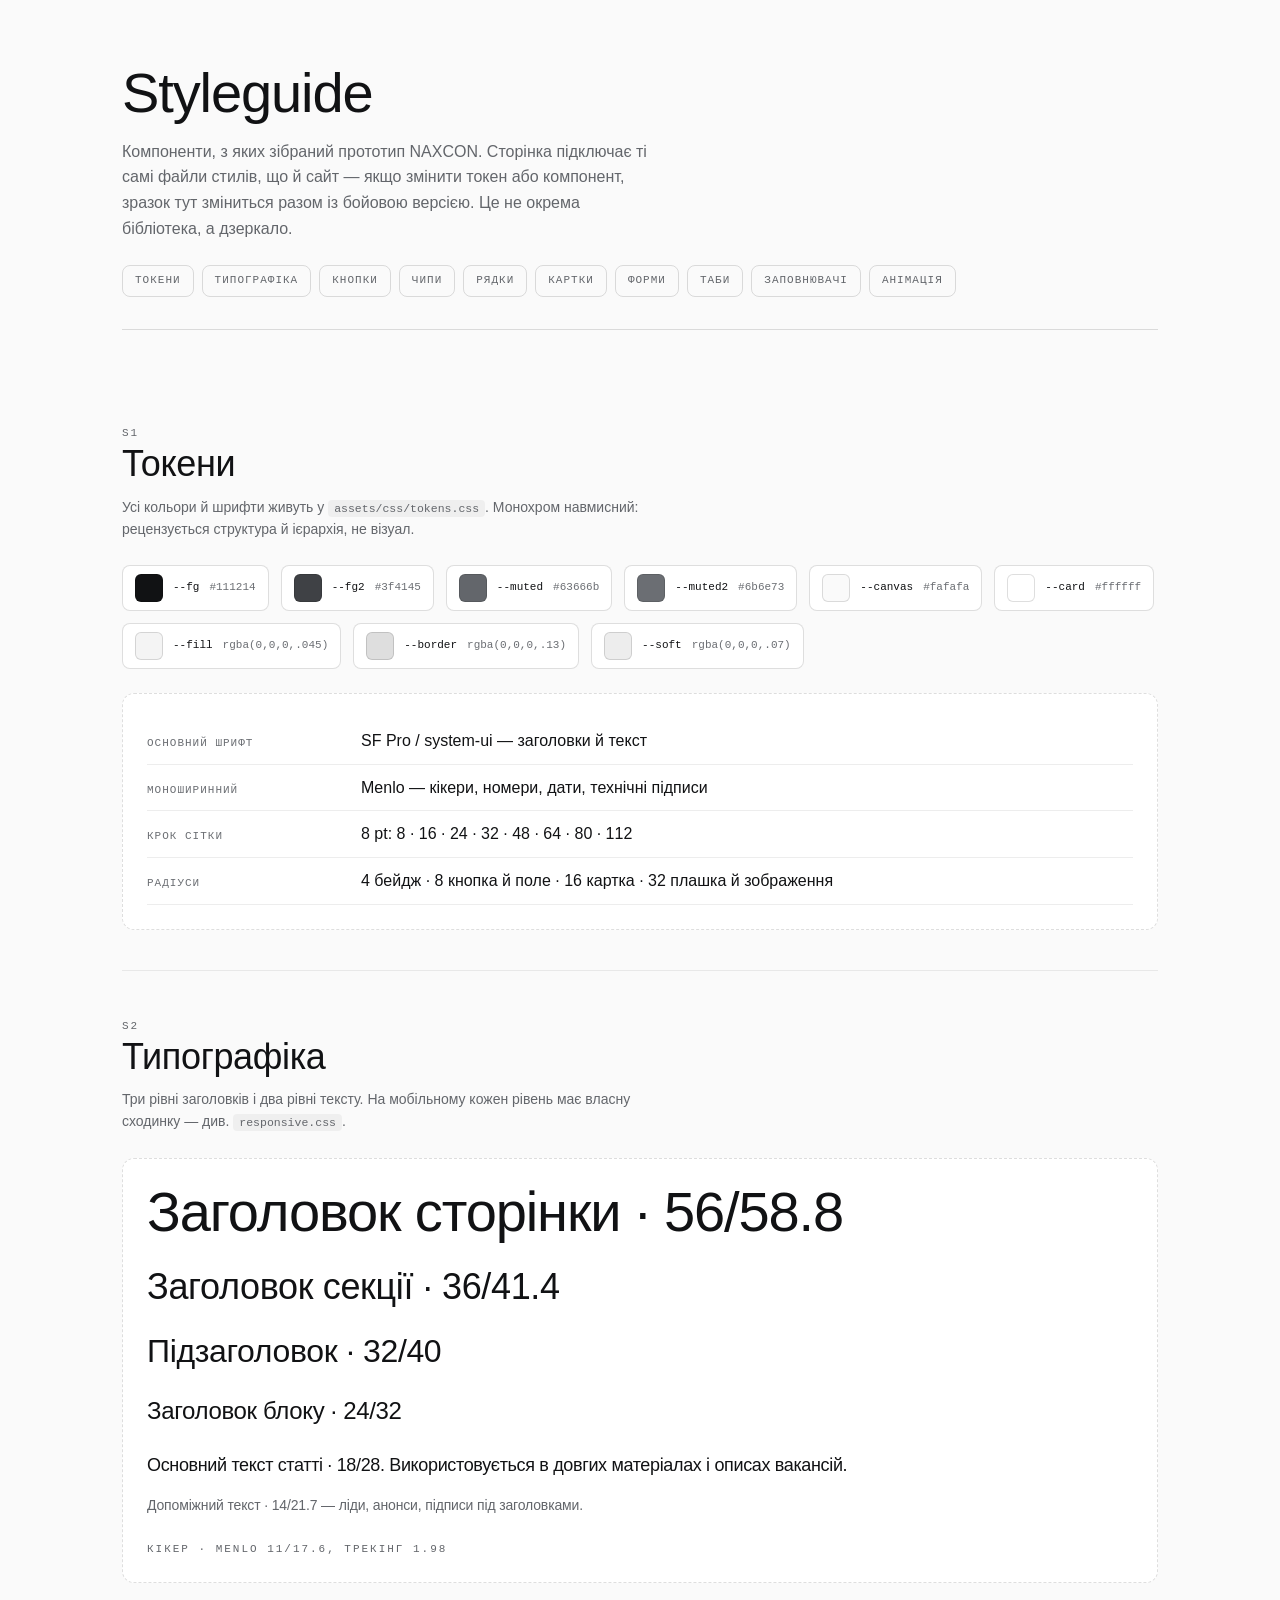
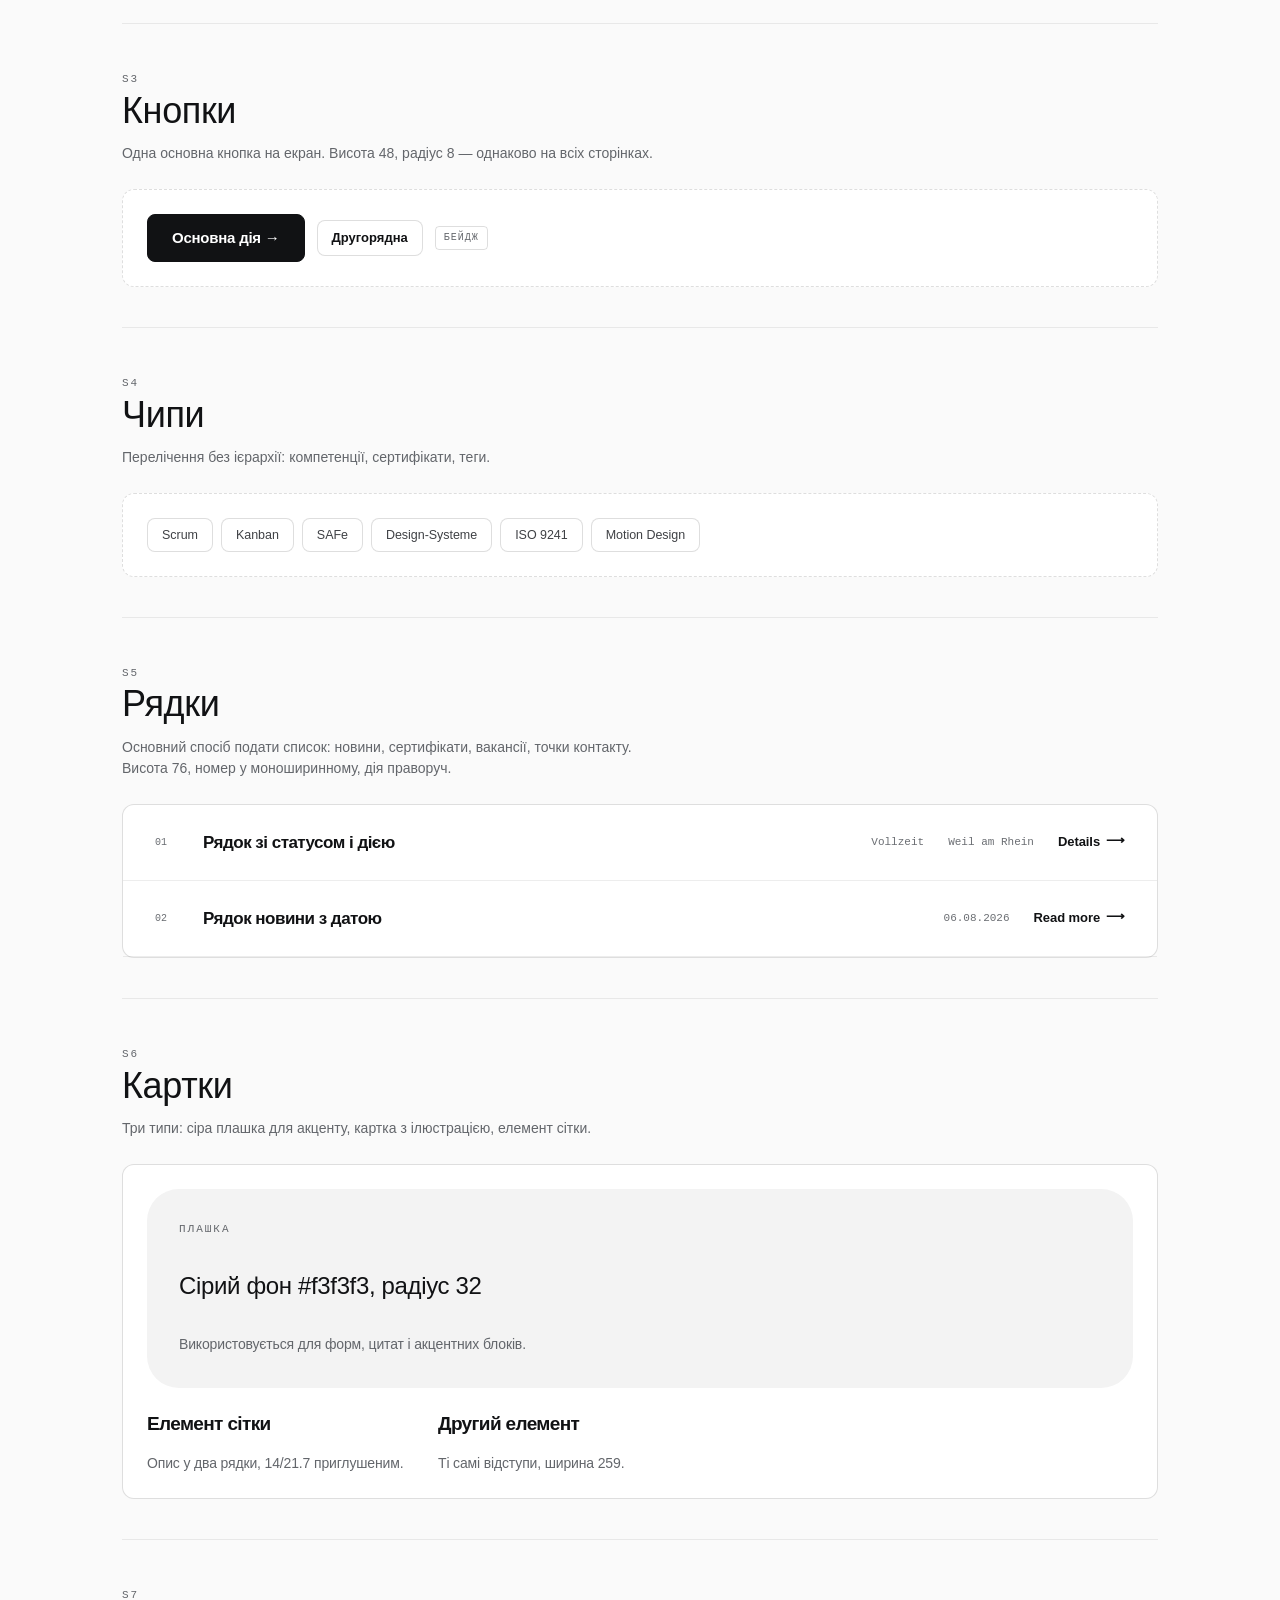
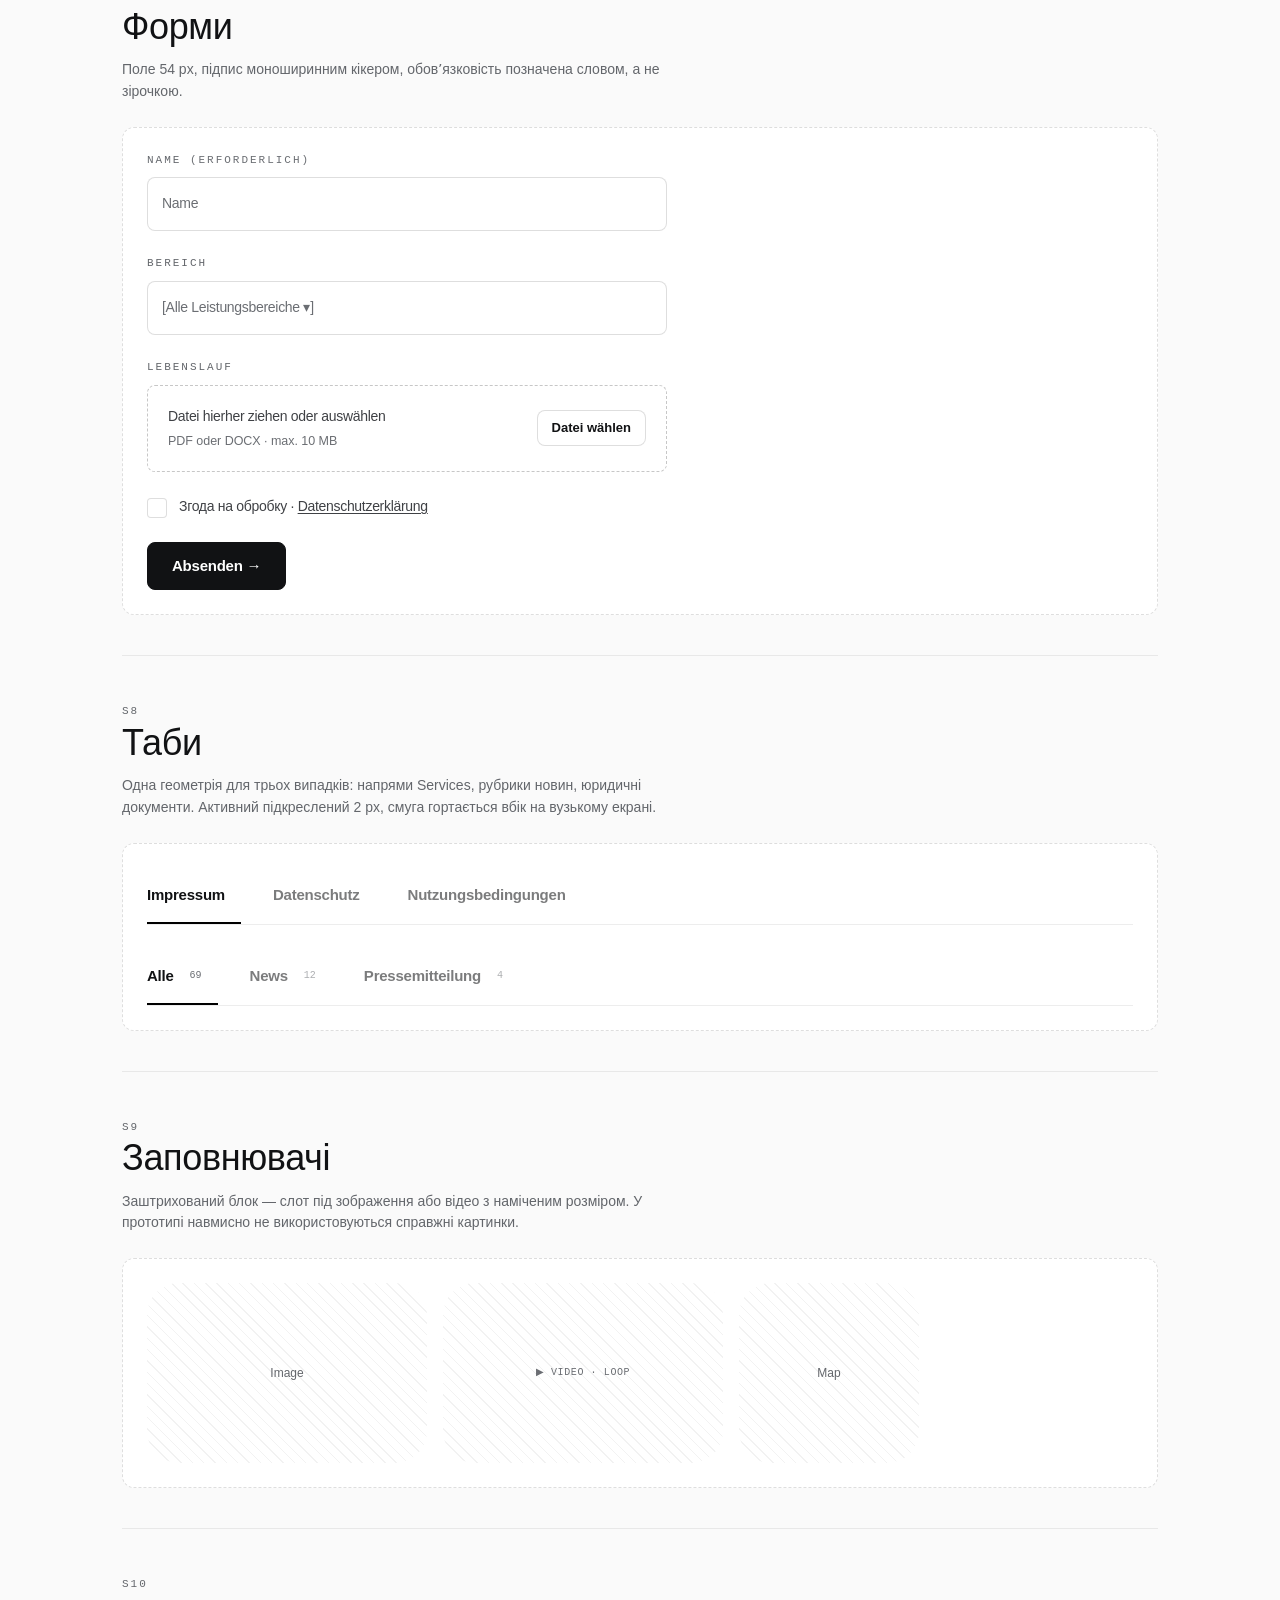
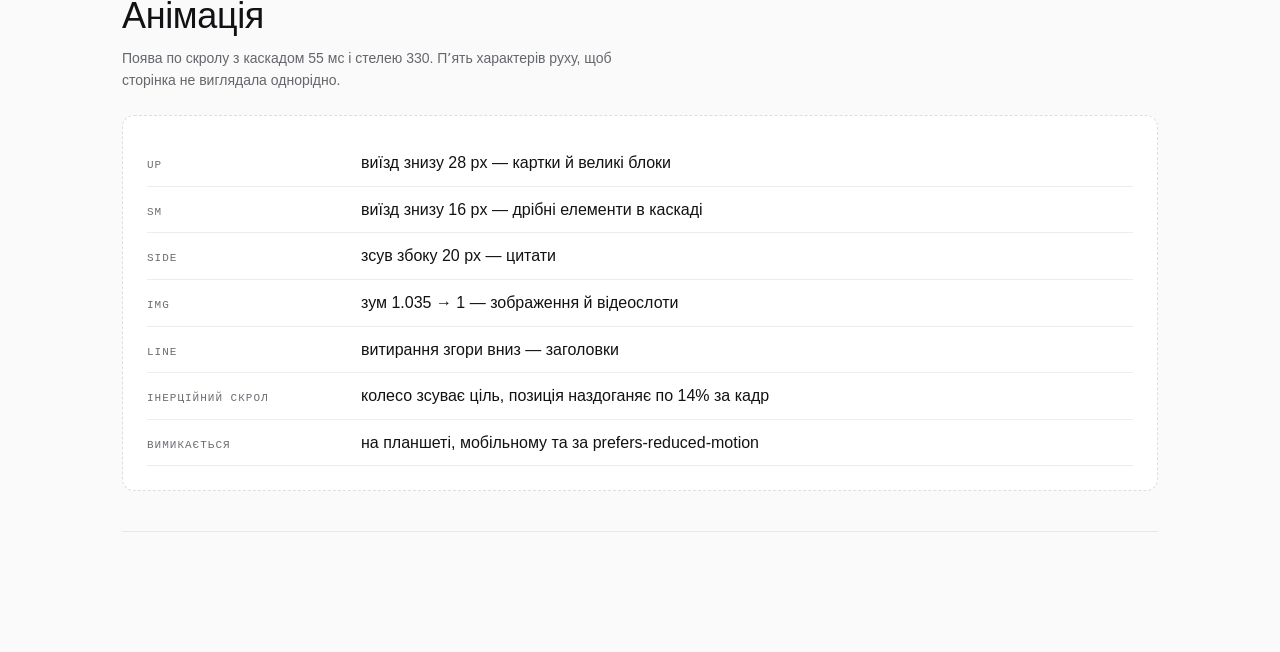
<file: internal/styleguide.html>
<!DOCTYPE html>
<html lang="uk">
<head>
<meta charset="utf-8">
<meta name="viewport" content="width=device-width,initial-scale=1">
<meta name="robots" content="noindex,nofollow">
<title>Styleguide · NAXCON Wireframe</title>
<link rel="stylesheet" href="../assets/css/tokens.css">
<link rel="stylesheet" href="../assets/css/chrome.css">
<link rel="stylesheet" href="../assets/css/base.css">
<link rel="stylesheet" href="../assets/css/mega.css">
<link rel="stylesheet" href="../assets/css/components.css">
<link rel="stylesheet" href="../assets/css/hero.css">
<link rel="stylesheet" href="../assets/css/home.css">
<link rel="stylesheet" href="../assets/css/news.css">
<link rel="stylesheet" href="../assets/css/news2.css">
<link rel="stylesheet" href="../assets/css/services.css">
<link rel="stylesheet" href="../assets/css/products.css">
<link rel="stylesheet" href="../assets/css/company.css">
<link rel="stylesheet" href="../assets/css/forms.css">
<link rel="stylesheet" href="../assets/css/motion.css">
<link rel="stylesheet" href="../assets/css/responsive.css">
<style>
  /* стилі самої сторінки сторібука — не частина дизайн-системи сайту */
  body.sgPage{background:var(--canvas);color:var(--fg);font-family:var(--font);margin:0}
  .sgWrap{max-width:1100px;margin:0 auto;padding:64px 32px 120px}
  .sgTop{border-bottom:1px solid var(--border);padding-bottom:32px;margin-bottom:48px}
  .sgTop h1{font-size:56px;font-weight:510;line-height:58.8px;letter-spacing:-1.0992px}
  .sgTop p{margin-top:16px;font-size:16px;line-height:25.6px;color:var(--muted);max-width:60ch}
  .sgNav{display:flex;flex-wrap:wrap;gap:8px;margin-top:24px}
  .sgNav a{border:1px solid var(--border);border-radius:8px;padding:6px 12px;
    font-family:var(--mono);font-size:11px;letter-spacing:1px;text-transform:uppercase;
    color:var(--muted);text-decoration:none}
  .sgNav a:hover{background:var(--fill);color:var(--fg)}
  .sg{padding:40px 0;border-bottom:1px solid var(--soft)}
  .sgHead{margin-bottom:24px}
  .sgNote{margin-top:12px;font-size:14px;line-height:21.7px;color:var(--muted);max-width:70ch}
  .sgBody{display:flex;flex-direction:column;gap:24px}
  .sgGrid{display:flex;flex-wrap:wrap;gap:12px}
  .sgSw{display:flex;align-items:center;gap:10px;border:1px solid var(--border);
    border-radius:8px;padding:8px 12px;background:var(--card)}
  .sgSwBox{width:28px;height:28px;border-radius:6px;border:1px solid var(--border);flex:0 0 28px}
  .sgSw code{font-family:var(--mono);font-size:11px}
  .sgSwV{font-family:var(--mono);font-size:11px;color:var(--muted2)}
  .sgRow{display:flex;gap:24px;align-items:baseline;padding:10px 0;border-bottom:1px solid var(--soft)}
  .sgL{width:190px;flex:0 0 190px;font-family:var(--mono);font-size:11px;letter-spacing:1px;
    text-transform:uppercase;color:var(--muted2)}
  .sgR{flex:1 1 0;min-width:0}
  .sgBox{border:1px dashed var(--border);border-radius:12px;padding:24px;background:var(--card)}
  code.sgCode{font-family:var(--mono);font-size:11.5px;background:var(--fill);
    border-radius:4px;padding:2px 6px}
  @media (max-width:700px){
    .sgWrap{padding:40px 20px 80px}
    .sgTop h1{font-size:34px;line-height:38px;letter-spacing:-.6px}
    .sgRow{flex-direction:column;gap:6px}
    .sgL{width:auto;flex:1 1 auto}
  }
</style>
</head>
<body class="sgPage" data-vp="d">
<div class="sgWrap">

<header class="sgTop">
  <h1>Styleguide</h1>
  <p>Компоненти, з яких зібраний прототип NAXCON. Сторінка підключає ті самі
     файли стилів, що й сайт — якщо змінити токен або компонент, зразок тут
     зміниться разом із бойовою версією. Це не окрема бібліотека, а дзеркало.</p>
  <nav class="sgNav">
    <a href="#s1">Токени</a><a href="#s2">Типографіка</a><a href="#s3">Кнопки</a><a href="#s4">Чипи</a><a href="#s5">Рядки</a><a href="#s6">Картки</a><a href="#s7">Форми</a><a href="#s8">Таби</a><a href="#s9">Заповнювачі</a><a href="#s10">Анімація</a>
  </nav>
</header>


<section class="sg" id="s1">
  <div class="sgHead"><span class="ckick">s1</span><h2 class="ctitle">Токени</h2>
    <p class="sgNote">Усі кольори й шрифти живуть у <code class="sgCode">assets/css/tokens.css</code>. Монохром навмисний: рецензується структура й ієрархія, не візуал.</p></div>
  <div class="sgBody"><div class="sgGrid">
    <div class="sgSw"><span class="sgSwBox" style="background:#111214"></span>
  <code>--fg</code><span class="sgSwV">#111214</span></div><div class="sgSw"><span class="sgSwBox" style="background:#3f4145"></span>
  <code>--fg2</code><span class="sgSwV">#3f4145</span></div><div class="sgSw"><span class="sgSwBox" style="background:#63666b"></span>
  <code>--muted</code><span class="sgSwV">#63666b</span></div>
    <div class="sgSw"><span class="sgSwBox" style="background:#6b6e73"></span>
  <code>--muted2</code><span class="sgSwV">#6b6e73</span></div><div class="sgSw"><span class="sgSwBox" style="background:#fafafa"></span>
  <code>--canvas</code><span class="sgSwV">#fafafa</span></div><div class="sgSw"><span class="sgSwBox" style="background:#ffffff"></span>
  <code>--card</code><span class="sgSwV">#ffffff</span></div>
    <div class="sgSw"><span class="sgSwBox" style="background:rgba(0,0,0,.045)"></span>
  <code>--fill</code><span class="sgSwV">rgba(0,0,0,.045)</span></div><div class="sgSw"><span class="sgSwBox" style="background:rgba(0,0,0,.13)"></span>
  <code>--border</code><span class="sgSwV">rgba(0,0,0,.13)</span></div>
    <div class="sgSw"><span class="sgSwBox" style="background:rgba(0,0,0,.07)"></span>
  <code>--soft</code><span class="sgSwV">rgba(0,0,0,.07)</span></div>
  </div>
  <div class="sgBox">
    <div class="sgRow"><span class="sgL">Основний шрифт</span><span class="sgR">SF Pro / system-ui — заголовки й текст</span></div>
    <div class="sgRow"><span class="sgL">Моноширинний</span><span class="sgR">Menlo — кікери, номери, дати, технічні підписи</span></div>
    <div class="sgRow"><span class="sgL">Крок сітки</span><span class="sgR">8 pt: 8 · 16 · 24 · 32 · 48 · 64 · 80 · 112</span></div>
    <div class="sgRow"><span class="sgL">Радіуси</span><span class="sgR">4 бейдж · 8 кнопка й поле · 16 картка · 32 плашка й зображення</span></div>
  </div></div>
</section>


<section class="sg" id="s2">
  <div class="sgHead"><span class="ckick">s2</span><h2 class="ctitle">Типографіка</h2>
    <p class="sgNote">Три рівні заголовків і два рівні тексту. На мобільному кожен рівень має власну сходинку — див. <code class="sgCode">responsive.css</code>.</p></div>
  <div class="sgBody"><div class="sgBox">
    <div class="svheroT" style="width:auto">Заголовок сторінки · 56/58.8</div>
    <div class="ctitle" style="margin-top:24px">Заголовок секції · 36/41.4</div>
    <div class="arH3" style="margin-top:24px">Підзаголовок · 32/40</div>
    <div class="arH4" style="margin-top:24px">Заголовок блоку · 24/32</div>
    <p class="arP" style="margin-top:24px">Основний текст статті · 18/28. Використовується
      в довгих матеріалах і описах вакансій.</p>
    <p class="svheroP" style="width:auto;margin-top:16px">Допоміжний текст · 14/21.7 —
      ліди, анонси, підписи під заголовками.</p>
    <span class="ckick" style="display:block;margin-top:24px">Кікер · Menlo 11/17.6, трекінг 1.98</span>
  </div></div>
</section>


<section class="sg" id="s3">
  <div class="sgHead"><span class="ckick">s3</span><h2 class="ctitle">Кнопки</h2>
    <p class="sgNote">Одна основна кнопка на екран. Висота 48, радіус 8 — однаково на всіх сторінках.</p></div>
  <div class="sgBody"><div class="sgBox"><div class="svbtnrow" style="gap:12px;flex-wrap:wrap">
    <a class="b" href="#s3">Основна дія →</a>
    <a class="kfileB" href="#s3">Другорядна</a>
    <span class="pbadge">Бейдж</span>
  </div></div></div>
</section>


<section class="sg" id="s4">
  <div class="sgHead"><span class="ckick">s4</span><h2 class="ctitle">Чипи</h2>
    <p class="sgNote">Перелічення без ієрархії: компетенції, сертифікати, теги.</p></div>
  <div class="sgBody"><div class="sgBox"><div class="svtags">
    <span class="svtag">Scrum</span><span class="svtag">Kanban</span><span class="svtag">SAFe</span><span class="svtag">Design-Systeme</span><span class="svtag">ISO 9241</span><span class="svtag">Motion Design</span>
  </div></div></div>
</section>


<section class="sg" id="s5">
  <div class="sgHead"><span class="ckick">s5</span><h2 class="ctitle">Рядки</h2>
    <p class="sgNote">Основний спосіб подати список: новини, сертифікати, вакансії, точки контакту. Висота 76, номер у моноширинному, дія праворуч.</p></div>
  <div class="sgBody"><div class="sgBox" style="padding:0;border-style:solid">
    <div class="newslist" style="margin-top:0;border-top:0">
      <a class="gjob" href="#s5"><span class="n">01</span>
        <span class="t">Рядок зі статусом і дією</span>
        <span class="m">Vollzeit</span><span class="m">Weil am Rhein</span>
        <span class="go">Details <span class="ar">⟶</span></span></a>
      <a class="nrow" href="#s5"><span class="ni">02</span>
        <span class="nt">Рядок новини з датою</span>
        <span class="nimg"><span class="lb">Image</span></span>
        <span class="nd">06.08.2026</span>
        <span class="nr">Read more <span class="ar">⟶</span></span></a>
    </div>
  </div></div>
</section>


<section class="sg" id="s6">
  <div class="sgHead"><span class="ckick">s6</span><h2 class="ctitle">Картки</h2>
    <p class="sgNote">Три типи: сіра плашка для акценту, картка з ілюстрацією, елемент сітки.</p></div>
  <div class="sgBody"><div class="sgBox" style="border-style:solid">
    <div class="gpanel" style="padding:32px">
      <span class="ckick">Плашка</span>
      <div class="ctitle" style="font-size:24px;line-height:32px">Сірий фон #f3f3f3, радіус 32</div>
      <p class="svheroP" style="width:auto">Використовується для форм, цитат і акцентних блоків.</p>
    </div>
    <div class="svgrid" style="margin-top:24px">
      <div class="svitem"><div class="svitT">Елемент сітки</div><p class="svitP">Опис у два рядки, 14/21.7 приглушеним.</p></div><div class="svitem"><div class="svitT">Другий елемент</div><p class="svitP">Ті самі відступи, ширина 259.</p></div>
    </div>
  </div></div>
</section>


<section class="sg" id="s7">
  <div class="sgHead"><span class="ckick">s7</span><h2 class="ctitle">Форми</h2>
    <p class="sgNote">Поле 54 px, підпис моноширинним кікером, обовʼязковість позначена словом, а не зірочкою.</p></div>
  <div class="sgBody"><div class="sgBox"><div class="gform" style="max-width:520px">
    <div class="kfield"><label class="klab">Name <span class="req">(erforderlich)</span></label>
      <div class="kinp">Name</div></div>
    <div class="kfield"><label class="klab">Bereich</label>
      <div class="kinp">[Alle Leistungsbereiche &#9662;]</div></div>
    <div class="kfield"><span class="klab">Lebenslauf</span>
      <div class="kfile"><div class="kfileL">
        <span class="kfileT">Datei hierher ziehen oder auswählen</span>
        <span class="kfileH">PDF oder DOCX · max. 10 MB</span></div>
        <span class="kfileB">Datei wählen</span></div></div>
    <div class="kcheck"><span class="box"></span><span>Згода на обробку · <u>Datenschutzerklärung</u></span></div>
    <div class="svbtnrow"><a class="b" href="#s7">Absenden →</a></div>
  </div></div></div>
</section>


<section class="sg" id="s8">
  <div class="sgHead"><span class="ckick">s8</span><h2 class="ctitle">Таби</h2>
    <p class="sgNote">Одна геометрія для трьох випадків: напрями Services, рубрики новин, юридичні документи. Активний підкреслений 2 px, смуга гортається вбік на вузькому екрані.</p></div>
  <div class="sgBody"><div class="sgBox">
    <div class="ltabs" role="tablist" aria-label="Приклад">
      <button type="button" role="tab" aria-selected="true" aria-current="true">Impressum</button>
      <button type="button" role="tab" aria-selected="false" tabindex="-1">Datenschutz</button>
      <button type="button" role="tab" aria-selected="false" tabindex="-1">Nutzungsbedingungen</button>
    </div>
    <div class="nfilt" style="margin-top:24px">
      <button type="button" aria-current="true"><span class="l">Alle</span><span class="num">69</span></button>
      <button type="button"><span class="l">News</span><span class="num">12</span></button>
      <button type="button"><span class="l">Pressemitteilung</span><span class="num">4</span></button>
    </div>
  </div></div>
</section>


<section class="sg" id="s9">
  <div class="sgHead"><span class="ckick">s9</span><h2 class="ctitle">Заповнювачі</h2>
    <p class="sgNote">Заштрихований блок — слот під зображення або відео з наміченим розміром. У прототипі навмисно не використовуються справжні картинки.</p></div>
  <div class="sgBody"><div class="sgBox" style="display:flex;gap:16px;flex-wrap:wrap">
    <span class="cshot" style="width:280px;height:180px"><span>Image</span></span>
    <span class="svvid" style="width:280px;height:180px;padding:0"><span>▶ VIDEO · LOOP</span></span>
    <span class="clocMap" style="position:static;width:180px;height:180px"><span>Map</span></span>
  </div></div>
</section>


<section class="sg" id="s10">
  <div class="sgHead"><span class="ckick">s10</span><h2 class="ctitle">Анімація</h2>
    <p class="sgNote">Поява по скролу з каскадом 55 мс і стелею 330. Пʼять характерів руху, щоб сторінка не виглядала однорідно.</p></div>
  <div class="sgBody"><div class="sgBox">
    <div class="sgRow"><span class="sgL">up</span><span class="sgR">виїзд знизу 28 px — картки й великі блоки</span></div>
    <div class="sgRow"><span class="sgL">sm</span><span class="sgR">виїзд знизу 16 px — дрібні елементи в каскаді</span></div>
    <div class="sgRow"><span class="sgL">side</span><span class="sgR">зсув збоку 20 px — цитати</span></div>
    <div class="sgRow"><span class="sgL">img</span><span class="sgR">зум 1.035 → 1 — зображення й відеослоти</span></div>
    <div class="sgRow"><span class="sgL">line</span><span class="sgR">витирання згори вниз — заголовки</span></div>
    <div class="sgRow"><span class="sgL">Інерційний скрол</span><span class="sgR">колесо зсуває ціль, позиція наздоганяє по 14% за кадр</span></div>
    <div class="sgRow"><span class="sgL">Вимикається</span><span class="sgR">на планшеті, мобільному та за prefers-reduced-motion</span></div>
  </div></div>
</section>

</div>
</body>
</html>
</file>
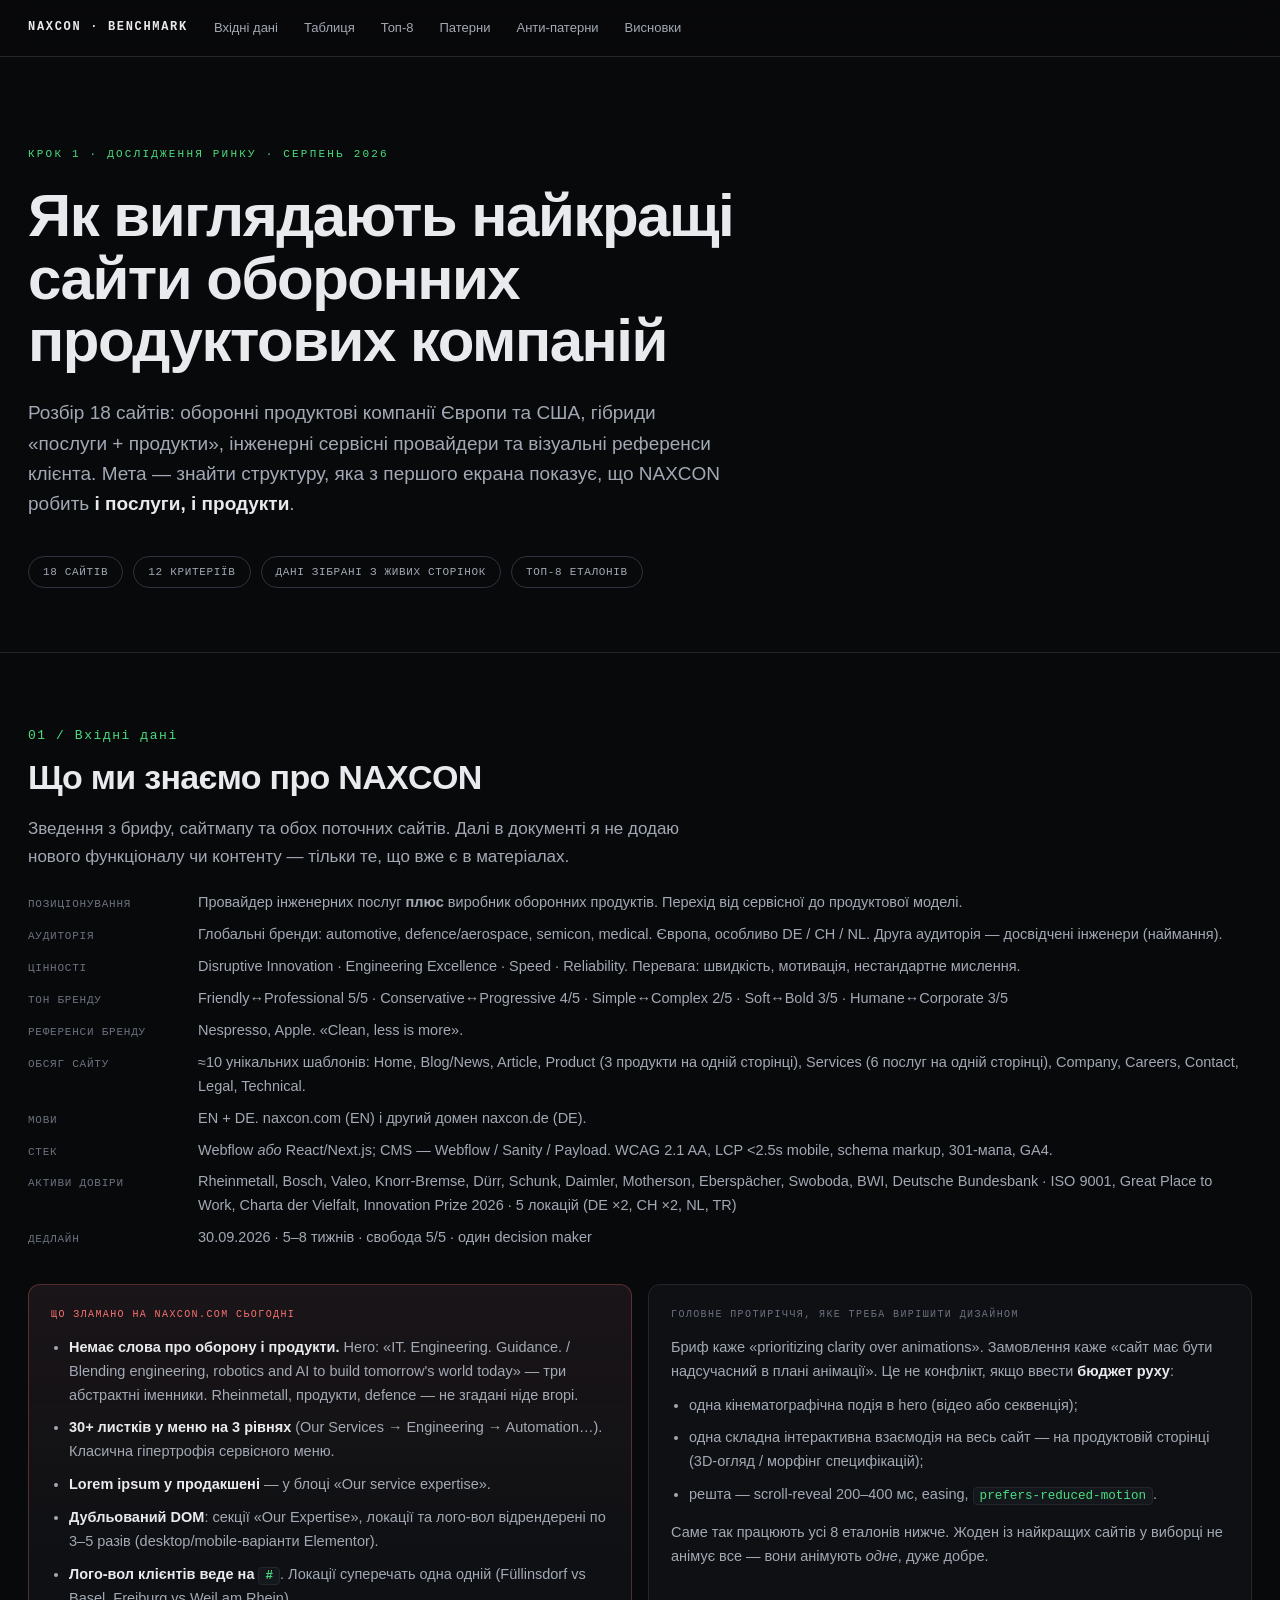
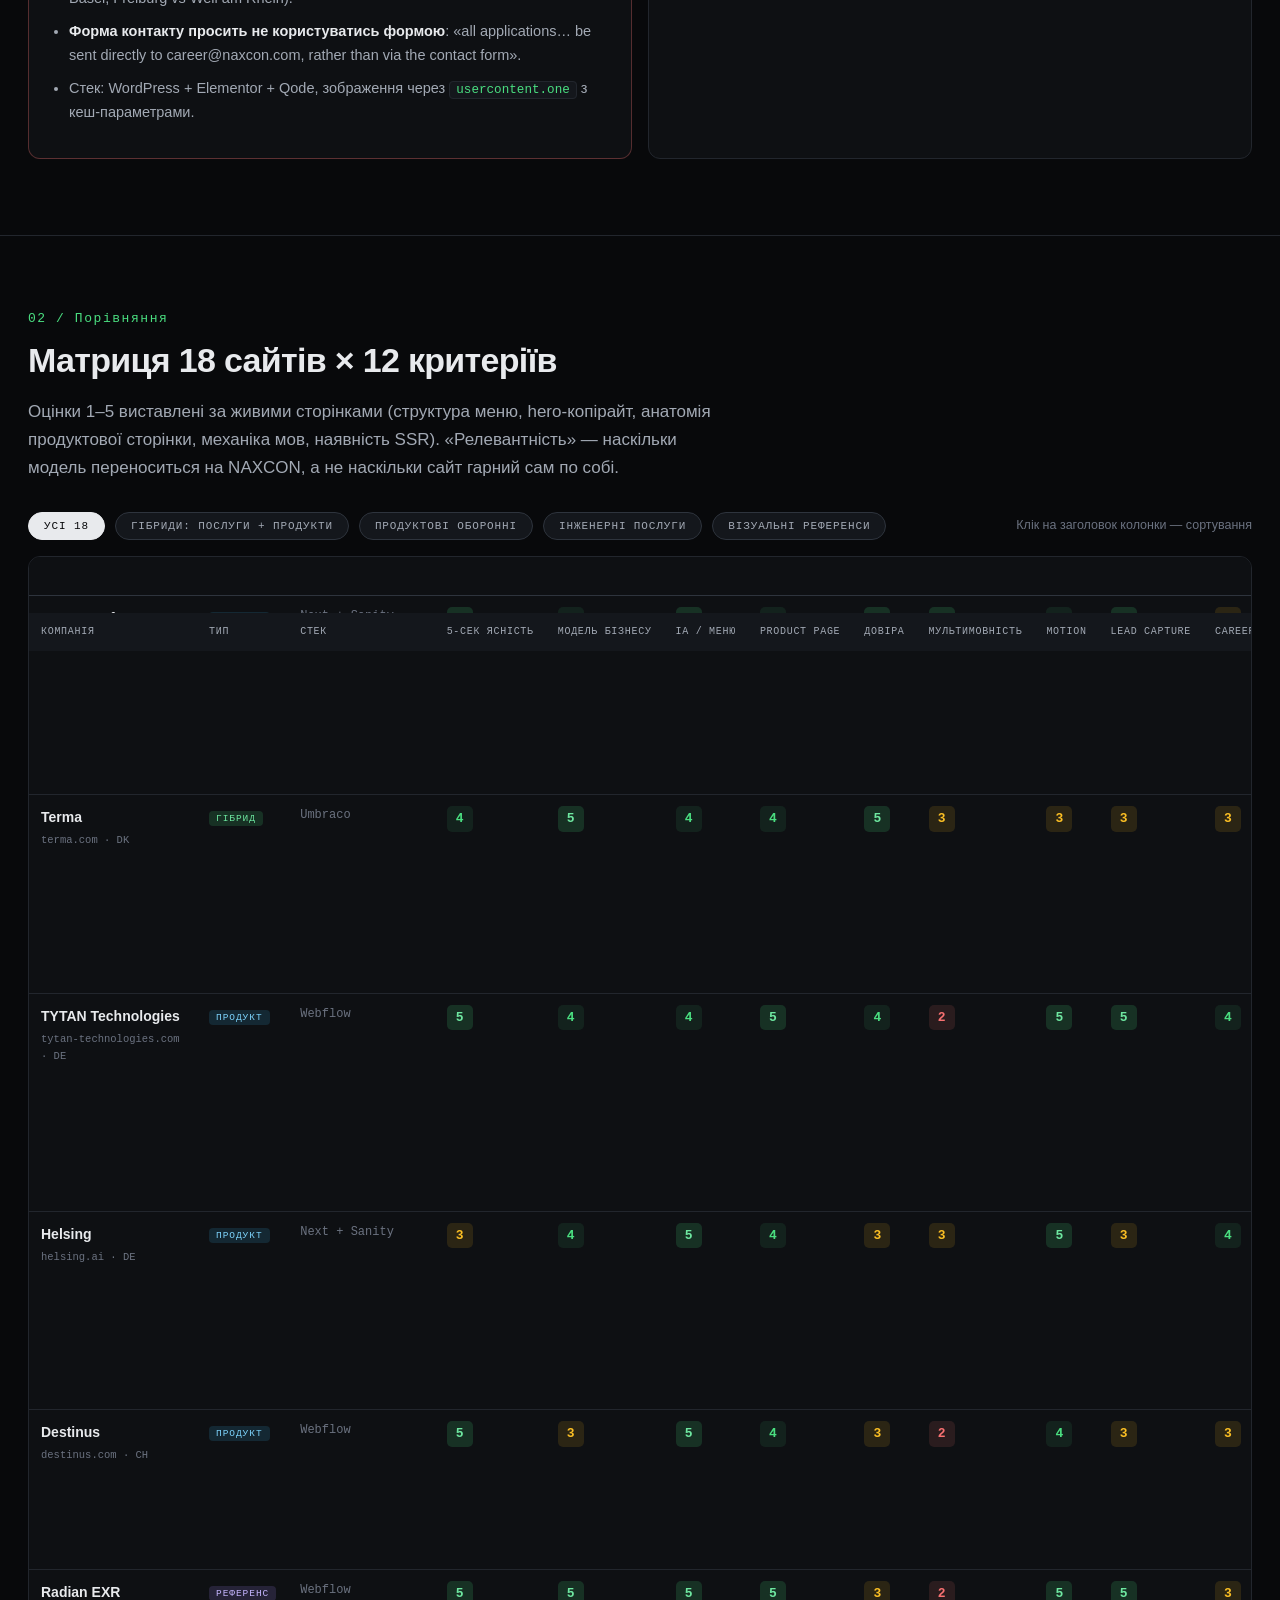
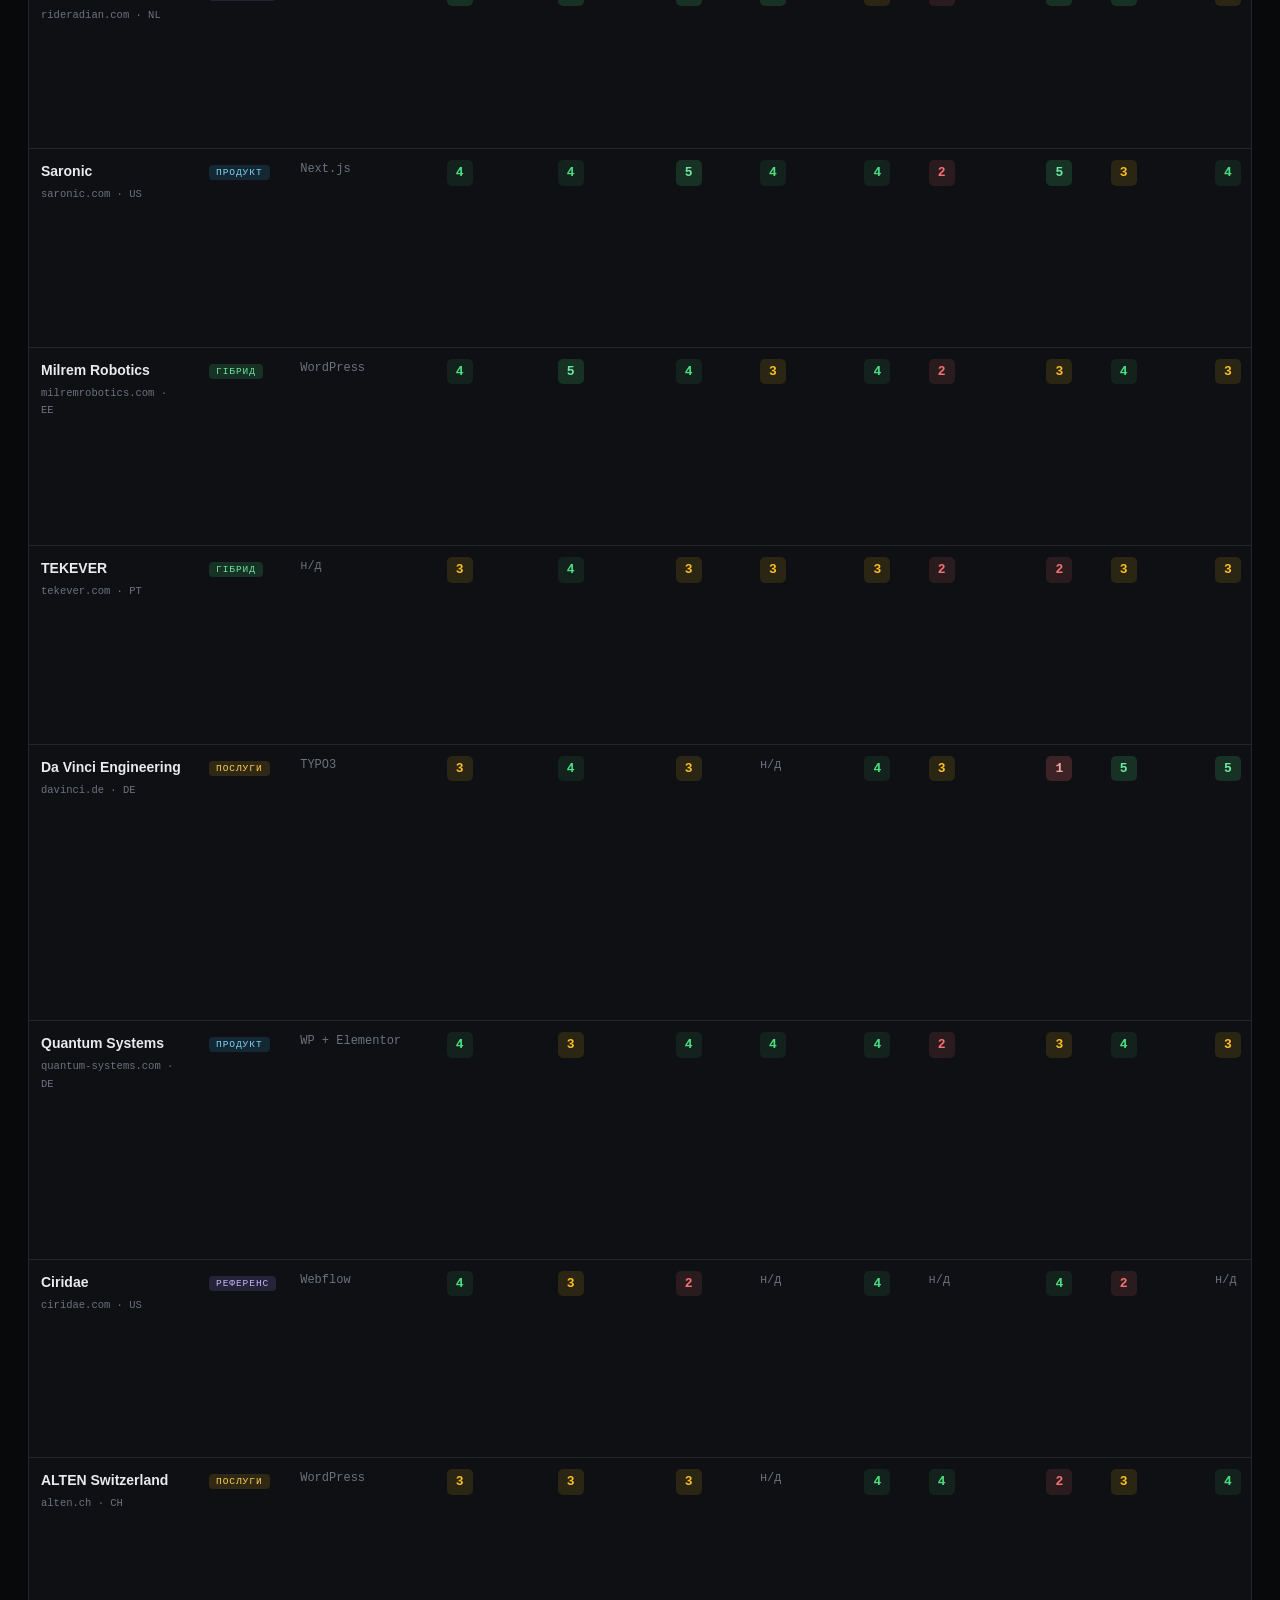
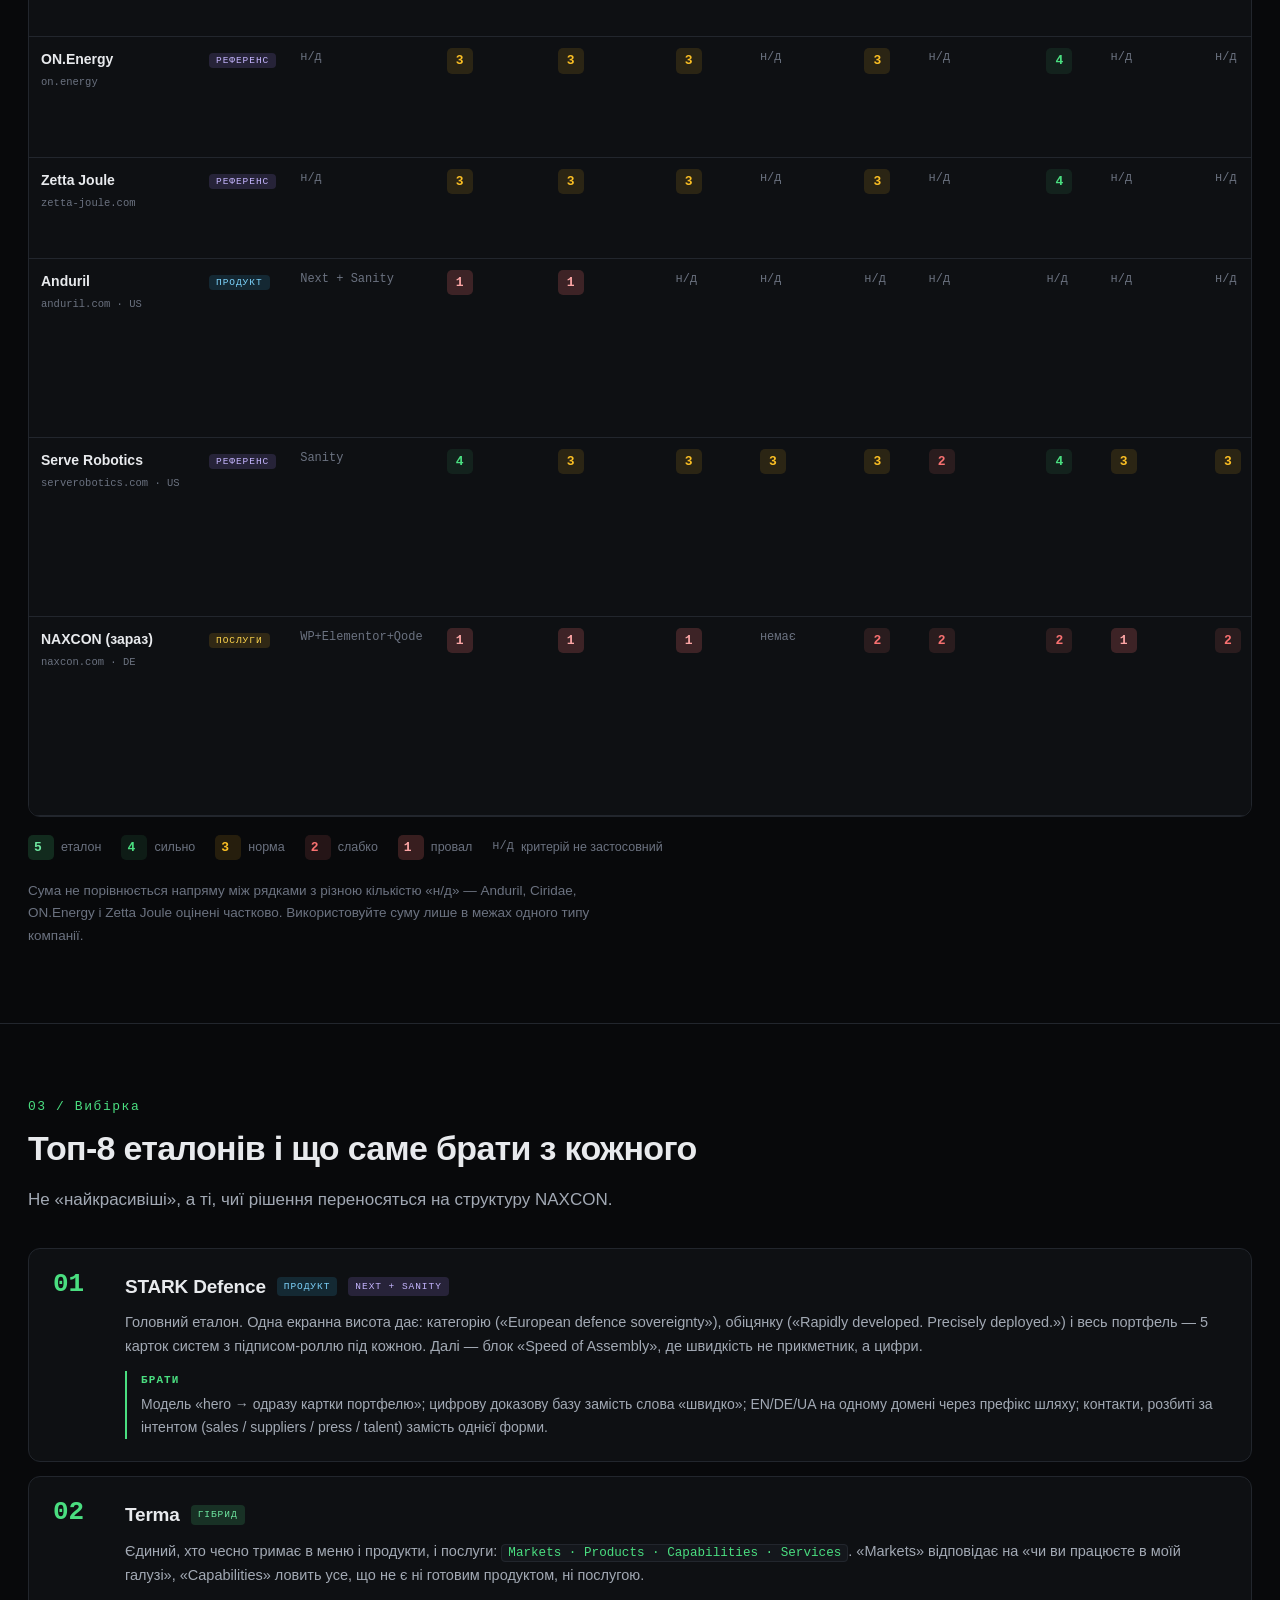
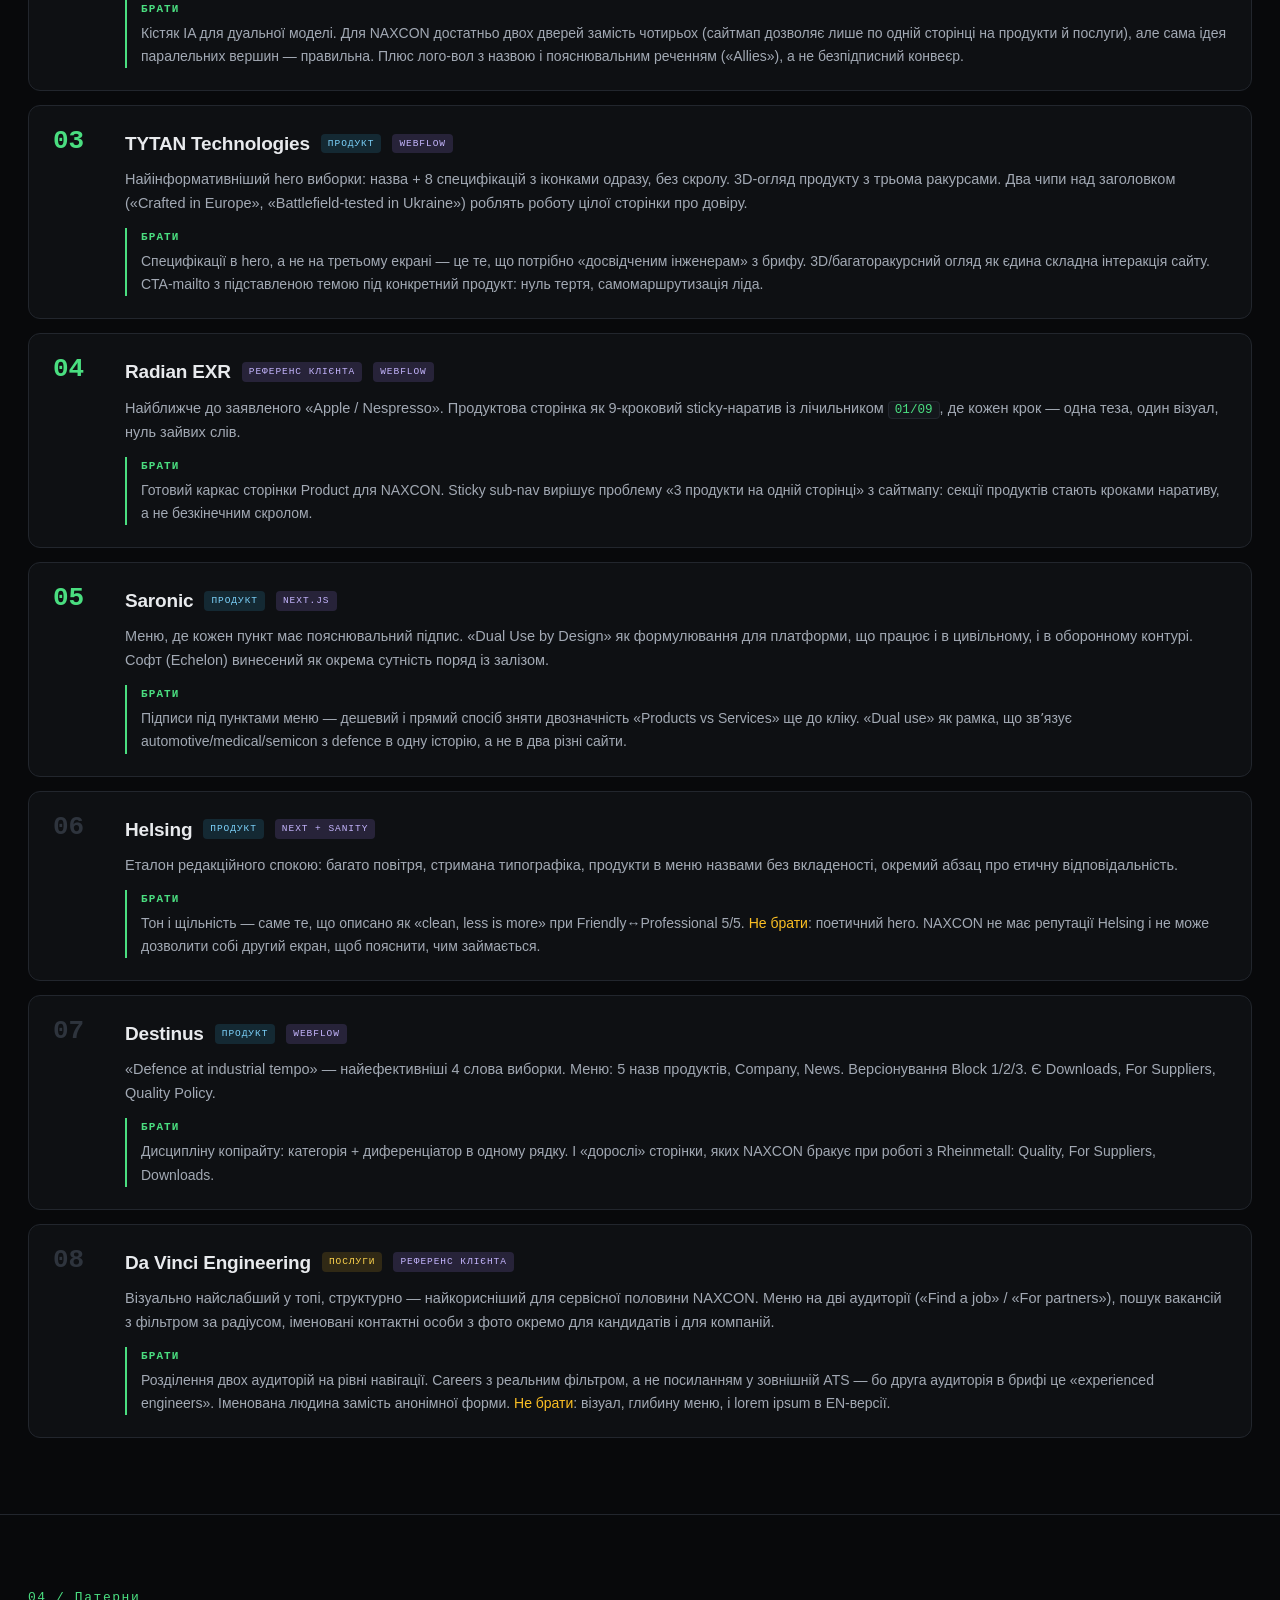
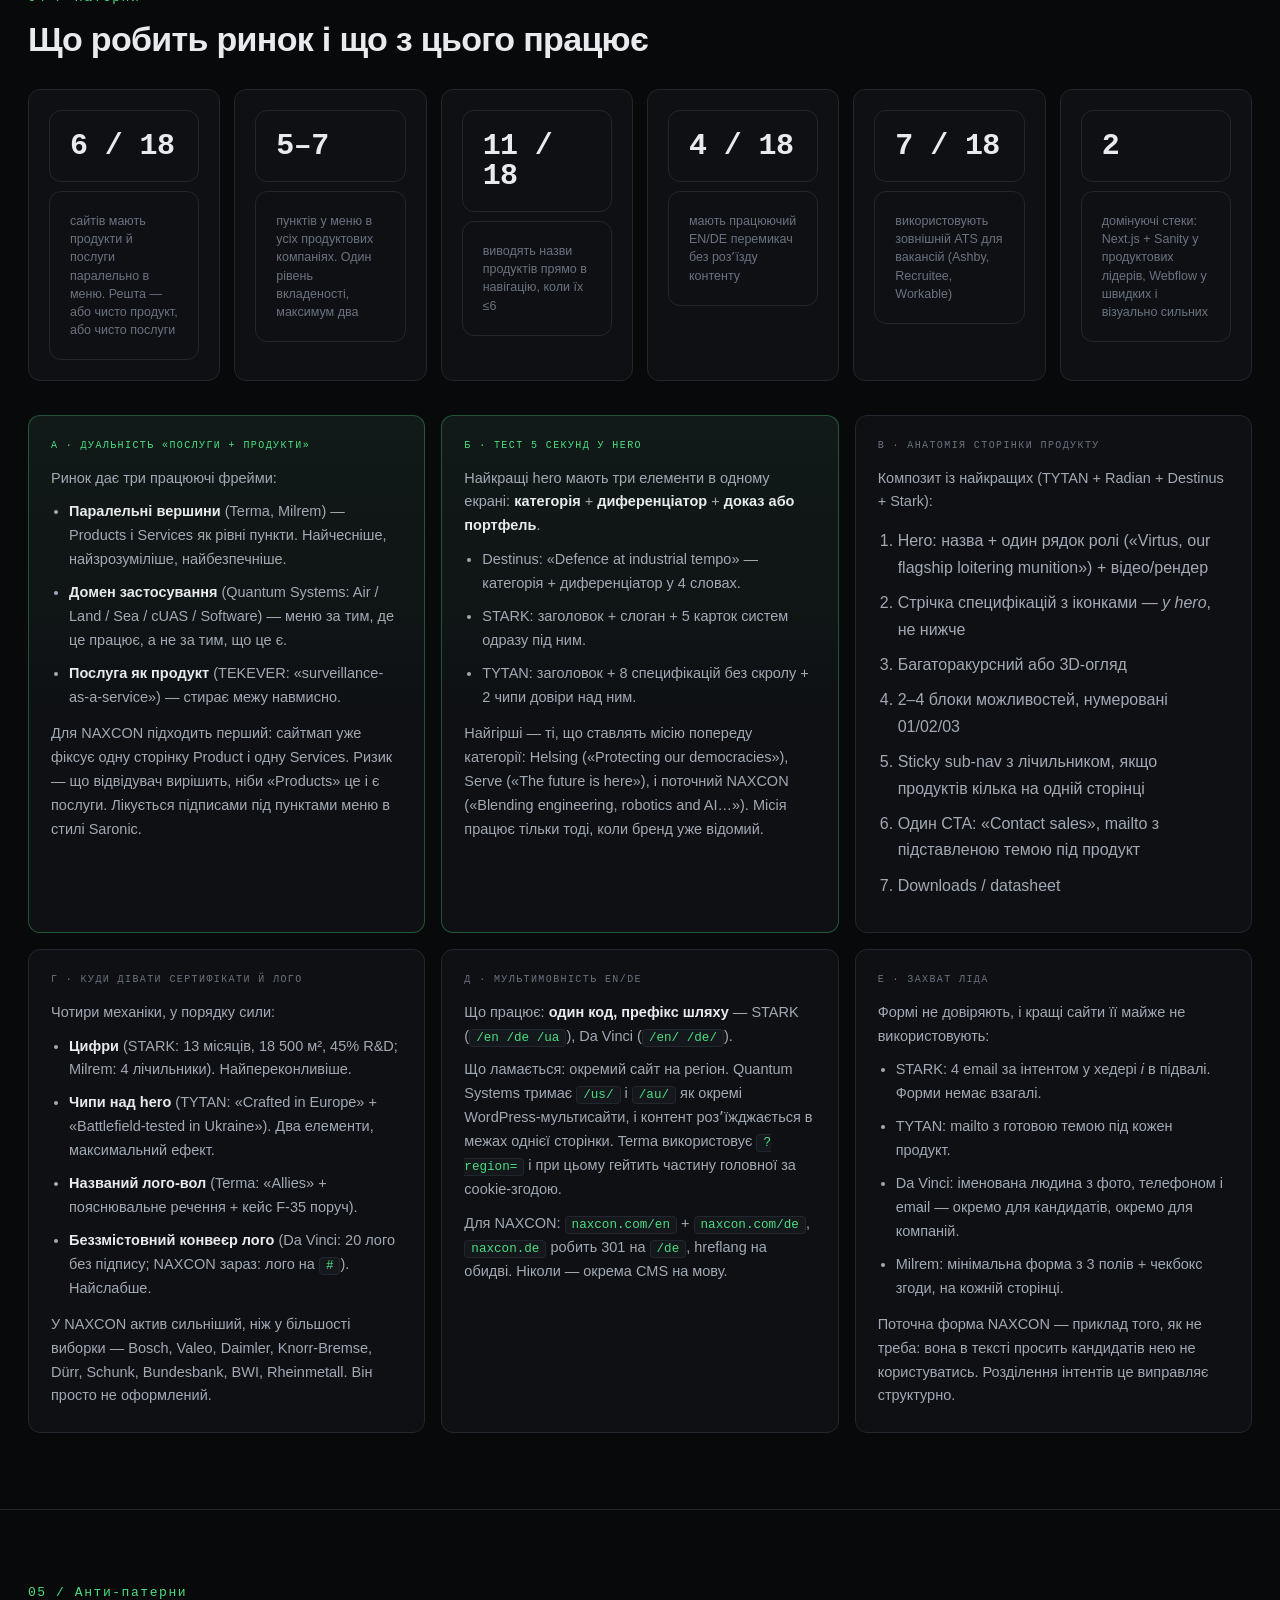
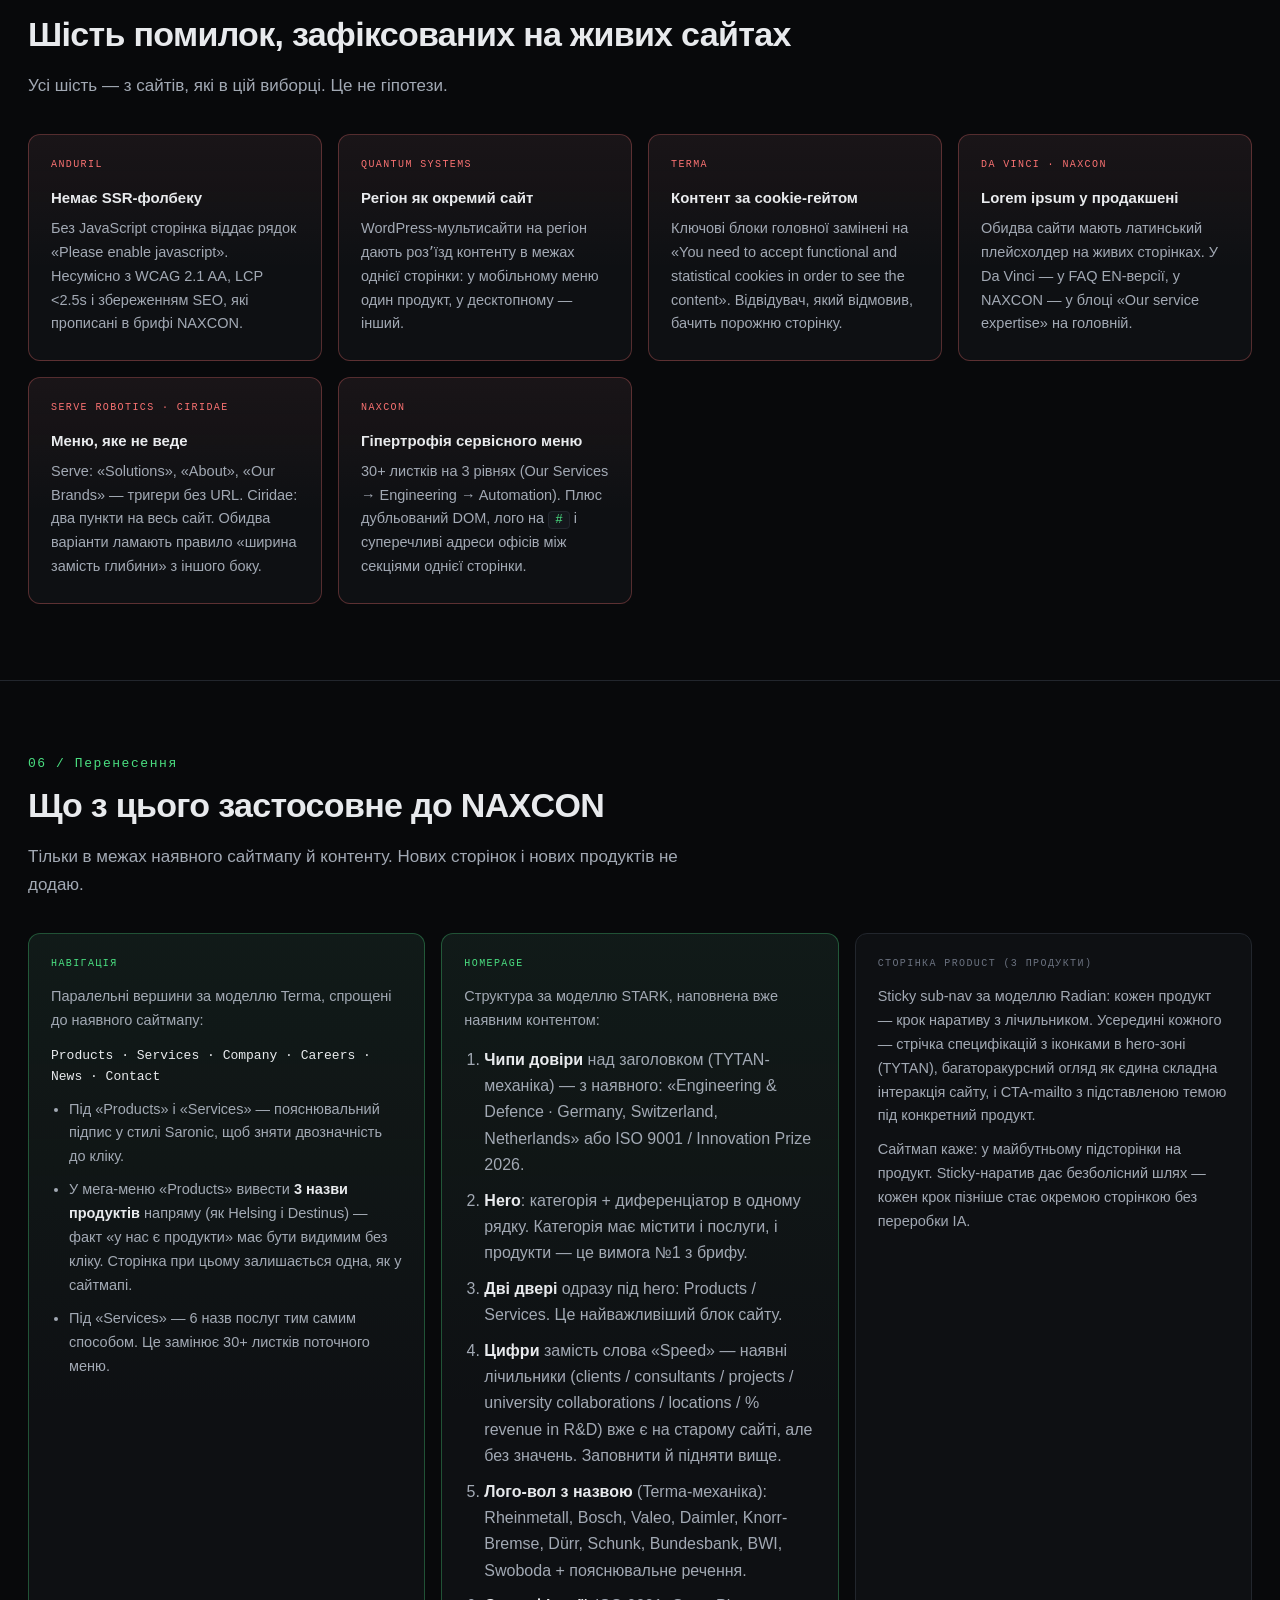
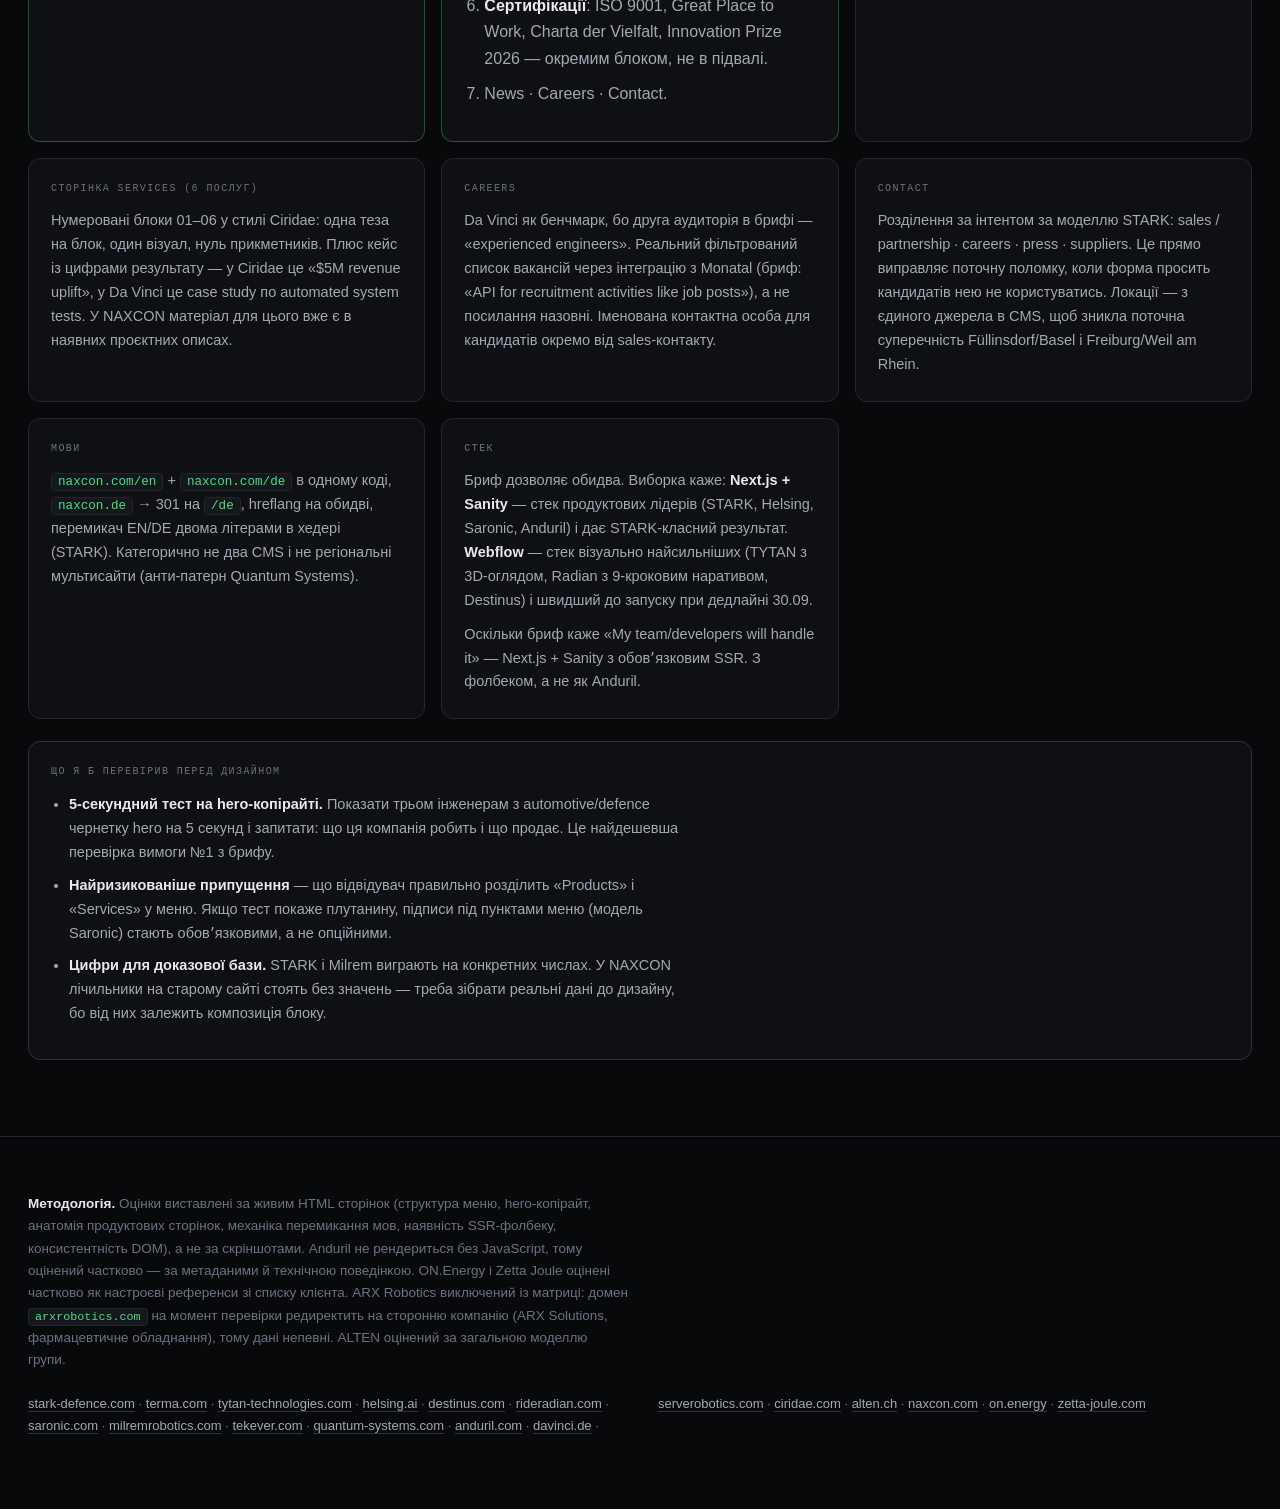
<file: research/ux-ui-benchmark.html>
<!DOCTYPE html>
<html lang="uk">
<head>
<meta charset="UTF-8">
<meta name="viewport" content="width=device-width, initial-scale=1">
<title>NAXCON · UX/UI бенчмарк ринку оборонних продуктових компаній</title>
<style>
:root{
  --bg:#08090b; --bg2:#0e1013; --bg3:#14171c;
  --line:#22262d; --line2:#2e343d;
  --tx:#e8eaed; --tx2:#a2a9b4; --tx3:#6b7280;
  --acc:#4ade80; --acc2:#38bdf8; --warn:#fbbf24; --bad:#f87171;
  --mono:ui-monospace,"SF Mono",Menlo,Consolas,monospace;
  --sans:-apple-system,BlinkMacSystemFont,"Segoe UI",Inter,Roboto,Helvetica,Arial,sans-serif;
}
*{box-sizing:border-box;margin:0;padding:0}
html{scroll-behavior:smooth}
body{background:var(--bg);color:var(--tx);font-family:var(--sans);font-size:16px;line-height:1.65;-webkit-font-smoothing:antialiased}
.wrap{max-width:1280px;margin:0 auto;padding:0 28px}
a{color:var(--acc2);text-decoration:none;border-bottom:1px solid rgba(56,189,248,.28)}
a:hover{border-bottom-color:var(--acc2)}

/* nav */
nav{position:sticky;top:0;z-index:50;background:rgba(8,9,11,.88);backdrop-filter:blur(14px);border-bottom:1px solid var(--line)}
nav .wrap{display:flex;align-items:center;gap:26px;height:56px;overflow-x:auto}
nav .brand{font-family:var(--mono);font-size:12px;letter-spacing:.14em;text-transform:uppercase;color:var(--tx);white-space:nowrap;font-weight:600}
nav a{font-size:13px;color:var(--tx2);border:0;white-space:nowrap}
nav a:hover{color:var(--tx)}

/* hero */
header{padding:88px 0 64px;border-bottom:1px solid var(--line)}
.kick{font-family:var(--mono);font-size:11px;letter-spacing:.2em;text-transform:uppercase;color:var(--acc);margin-bottom:22px}
h1{font-size:clamp(34px,5.2vw,60px);line-height:1.04;letter-spacing:-.025em;font-weight:600;max-width:22ch}
.lede{margin-top:26px;font-size:19px;color:var(--tx2);max-width:66ch;line-height:1.6}
.meta{margin-top:36px;display:flex;flex-wrap:wrap;gap:10px}
.chip{font-family:var(--mono);font-size:11px;letter-spacing:.06em;text-transform:uppercase;color:var(--tx2);border:1px solid var(--line2);border-radius:100px;padding:6px 14px}

section{padding:76px 0;border-bottom:1px solid var(--line)}
h2{font-size:clamp(24px,3vw,34px);letter-spacing:-.02em;font-weight:600;line-height:1.15}
h2 .num{font-family:var(--mono);font-size:13px;color:var(--acc);letter-spacing:.12em;display:block;margin-bottom:14px;font-weight:400}
h3{font-size:19px;font-weight:600;letter-spacing:-.01em;margin-bottom:10px}
h4{font-size:15px;font-weight:600;margin-bottom:6px}
p{color:var(--tx2);max-width:78ch}
section > .wrap > p{margin-top:18px}
.sub{margin-top:16px;font-size:17px;color:var(--tx2);max-width:74ch}

ul,ol{color:var(--tx2);padding-left:22px;margin-top:14px;max-width:78ch}
li{margin-bottom:9px}
li strong,p strong{color:var(--tx);font-weight:600}
code{font-family:var(--mono);font-size:.87em;background:var(--bg3);border:1px solid var(--line);border-radius:4px;padding:1px 6px;color:var(--acc)}

.grid{display:grid;gap:16px;margin-top:34px}
.g2{grid-template-columns:repeat(auto-fit,minmax(320px,1fr))}
.g3{grid-template-columns:repeat(auto-fit,minmax(258px,1fr))}
.card{background:var(--bg2);border:1px solid var(--line);border-radius:12px;padding:22px 22px 24px}
.card .tag{font-family:var(--mono);font-size:10px;letter-spacing:.14em;text-transform:uppercase;color:var(--tx3);margin-bottom:12px}
.card p{font-size:14.5px;max-width:none}
.card ul{font-size:14.5px;margin-top:10px;padding-left:18px}
.card.hi{border-color:rgba(74,222,128,.32);background:linear-gradient(180deg,rgba(74,222,128,.05),transparent 60%),var(--bg2)}
.card.hi .tag{color:var(--acc)}
.card.bad{border-color:rgba(248,113,113,.3);background:linear-gradient(180deg,rgba(248,113,113,.05),transparent 60%),var(--bg2)}
.card.bad .tag{color:var(--bad)}

/* table */
.tbar{display:flex;flex-wrap:wrap;gap:10px;align-items:center;margin:30px 0 16px}
.tbar button{font-family:var(--mono);font-size:11px;letter-spacing:.08em;text-transform:uppercase;background:var(--bg3);color:var(--tx2);border:1px solid var(--line2);border-radius:100px;padding:7px 15px;cursor:pointer;transition:.15s}
.tbar button:hover{color:var(--tx);border-color:var(--tx3)}
.tbar button.on{background:var(--tx);color:var(--bg);border-color:var(--tx)}
.tbar .hint{font-size:12.5px;color:var(--tx3);margin-left:auto}
.tscroll{overflow-x:auto;border:1px solid var(--line);border-radius:12px;background:var(--bg2)}
table{border-collapse:collapse;width:100%;min-width:1500px;font-size:13.5px}
th,td{padding:11px 12px;text-align:left;border-bottom:1px solid var(--line);vertical-align:top}
thead th{position:sticky;top:56px;background:var(--bg3);z-index:10;font-family:var(--mono);font-size:10px;letter-spacing:.07em;text-transform:uppercase;color:var(--tx2);font-weight:500;cursor:pointer;white-space:nowrap;border-bottom:1px solid var(--line2)}
thead th:hover{color:var(--tx)}
thead th.s-asc::after{content:" ▲";color:var(--acc);font-size:8px}
thead th.s-desc::after{content:" ▼";color:var(--acc);font-size:8px}
tbody tr:hover{background:rgba(255,255,255,.022)}
td.co{min-width:168px}
td.co .n{color:var(--tx);font-weight:600;display:block;font-size:14px}
td.co .u{font-family:var(--mono);font-size:10.5px;color:var(--tx3);display:block;margin-top:3px}
td.note{min-width:300px;color:var(--tx2);font-size:13px;line-height:1.5}
.sc{font-family:var(--mono);font-weight:600;font-size:13px;display:inline-block;min-width:26px;text-align:center;border-radius:5px;padding:2px 6px}
.s5{background:rgba(74,222,128,.16);color:#6ee7a0}
.s4{background:rgba(74,222,128,.09);color:#4ade80}
.s3{background:rgba(251,191,36,.12);color:#fbbf24}
.s2{background:rgba(248,113,113,.12);color:#f87171}
.s1{background:rgba(248,113,113,.2);color:#fca5a5}
.sx{color:var(--tx3);font-family:var(--mono);font-size:12px}
.tot{font-family:var(--mono);font-weight:700;font-size:14px;color:var(--tx)}
.badge{font-family:var(--mono);font-size:9.5px;letter-spacing:.1em;text-transform:uppercase;border-radius:4px;padding:2px 7px;white-space:nowrap}
.b-prod{background:rgba(56,189,248,.14);color:#7dd3fc}
.b-dual{background:rgba(74,222,128,.16);color:#6ee7a0}
.b-serv{background:rgba(251,191,36,.14);color:#fcd34d}
.b-ref{background:rgba(167,139,250,.16);color:#c4b5fd}

.legend{display:flex;flex-wrap:wrap;gap:20px;margin-top:18px;font-size:12.5px;color:var(--tx3)}
.legend span{display:flex;align-items:center;gap:7px}

/* rank list */
.rank{margin-top:34px;display:grid;gap:14px}
.ritem{display:grid;grid-template-columns:52px 1fr;gap:20px;background:var(--bg2);border:1px solid var(--line);border-radius:12px;padding:22px 24px}
.ritem .r{font-family:var(--mono);font-size:26px;font-weight:700;color:var(--line2);line-height:1}
.ritem.top .r{color:var(--acc)}
.ritem .hd{display:flex;flex-wrap:wrap;align-items:center;gap:11px;margin-bottom:9px}
.ritem .hd h3{margin:0}
.ritem p{font-size:14.5px;max-width:none}
.ritem .why{margin-top:12px;font-size:14px;color:var(--tx2);border-left:2px solid var(--acc);padding-left:14px}
.ritem .why b{color:var(--acc);font-weight:600;font-family:var(--mono);font-size:11px;letter-spacing:.1em;text-transform:uppercase;display:block;margin-bottom:4px}

.kv{display:grid;grid-template-columns:150px 1fr;gap:8px 20px;margin-top:20px;font-size:14.5px}
.kv dt{font-family:var(--mono);font-size:11px;letter-spacing:.07em;text-transform:uppercase;color:var(--tx3);padding-top:4px}
.kv dd{color:var(--tx2)}

.stat{display:grid;grid-template-columns:repeat(auto-fit,minmax(150px,1fr));gap:14px;margin-top:30px}
.stat div{background:var(--bg2);border:1px solid var(--line);border-radius:12px;padding:20px}
.stat .v{font-family:var(--mono);font-size:30px;font-weight:700;color:var(--tx);line-height:1;letter-spacing:-.02em}
.stat .l{font-size:12.5px;color:var(--tx3);margin-top:9px;line-height:1.45}

footer{padding:56px 0 72px}
footer p{font-size:13.5px;color:var(--tx3);max-width:80ch}
.src{margin-top:22px;font-size:13px;color:var(--tx3);columns:2;column-gap:36px}
.src a{color:var(--tx2);border-bottom-color:var(--line2)}
@media(max-width:760px){
  .wrap{padding:0 18px}
  .kv{grid-template-columns:1fr;gap:2px 0}
  .kv dd{margin-bottom:14px}
  .src{columns:1}
  thead th{top:0}
}
@media(prefers-reduced-motion:reduce){*{transition:none!important;scroll-behavior:auto!important}}
</style>
</head>
<body>

<nav><div class="wrap">
  <span class="brand">NAXCON · Benchmark</span>
  <a href="#brief">Вхідні дані</a>
  <a href="#table">Таблиця</a>
  <a href="#top">Топ-8</a>
  <a href="#patterns">Патерни</a>
  <a href="#anti">Анти-патерни</a>
  <a href="#naxcon">Висновки</a>
</div></nav>

<header><div class="wrap">
  <div class="kick">Крок 1 · Дослідження ринку · Серпень 2026</div>
  <h1>Як виглядають найкращі сайти оборонних продуктових компаній</h1>
  <p class="lede">Розбір 18 сайтів: оборонні продуктові компанії Європи та США, гібриди «послуги + продукти», інженерні сервісні провайдери та візуальні референси клієнта. Мета — знайти структуру, яка з першого екрана показує, що NAXCON робить <strong>і послуги, і продукти</strong>.</p>
  <div class="meta">
    <span class="chip">18 сайтів</span>
    <span class="chip">12 критеріїв</span>
    <span class="chip">Дані зібрані з живих сторінок</span>
    <span class="chip">Топ-8 еталонів</span>
  </div>
</div></header>

<!-- ── ВХІДНІ ДАНІ ── -->
<section id="brief"><div class="wrap">
  <h2><span class="num">01 / Вхідні дані</span>Що ми знаємо про NAXCON</h2>
  <p class="sub">Зведення з брифу, сайтмапу та обох поточних сайтів. Далі в документі я не додаю нового функціоналу чи контенту — тільки те, що вже є в матеріалах.</p>

  <dl class="kv">
    <dt>Позиціонування</dt><dd>Провайдер інженерних послуг <strong>плюс</strong> виробник оборонних продуктів. Перехід від сервісної до продуктової моделі.</dd>
    <dt>Аудиторія</dt><dd>Глобальні бренди: automotive, defence/aerospace, semicon, medical. Європа, особливо DE / CH / NL. Друга аудиторія — досвідчені інженери (наймання).</dd>
    <dt>Цінності</dt><dd>Disruptive Innovation · Engineering Excellence · Speed · Reliability. Перевага: швидкість, мотивація, нестандартне мислення.</dd>
    <dt>Тон бренду</dt><dd>Friendly↔Professional 5/5 · Conservative↔Progressive 4/5 · Simple↔Complex 2/5 · Soft↔Bold 3/5 · Humane↔Corporate 3/5</dd>
    <dt>Референси бренду</dt><dd>Nespresso, Apple. «Clean, less is more».</dd>
    <dt>Обсяг сайту</dt><dd>≈10 унікальних шаблонів: Home, Blog/News, Article, Product (3 продукти на одній сторінці), Services (6 послуг на одній сторінці), Company, Careers, Contact, Legal, Technical.</dd>
    <dt>Мови</dt><dd>EN + DE. naxcon.com (EN) і другий домен naxcon.de (DE).</dd>
    <dt>Стек</dt><dd>Webflow <em>або</em> React/Next.js; CMS — Webflow / Sanity / Payload. WCAG 2.1 AA, LCP &lt;2.5s mobile, schema markup, 301-мапа, GA4.</dd>
    <dt>Активи довіри</dt><dd>Rheinmetall, Bosch, Valeo, Knorr-Bremse, Dürr, Schunk, Daimler, Motherson, Eberspächer, Swoboda, BWI, Deutsche Bundesbank · ISO 9001, Great Place to Work, Charta der Vielfalt, Innovation Prize 2026 · 5 локацій (DE ×2, CH ×2, NL, TR)</dd>
    <dt>Дедлайн</dt><dd>30.09.2026 · 5–8 тижнів · свобода 5/5 · один decision maker</dd>
  </dl>

  <div class="grid g2">
    <div class="card bad">
      <div class="tag">Що зламано на naxcon.com сьогодні</div>
      <ul>
        <li><strong>Немає слова про оборону і продукти.</strong> Hero: «IT. Engineering. Guidance. / Blending engineering, robotics and AI to build tomorrow's world today» — три абстрактні іменники. Rheinmetall, продукти, defence — не згадані ніде вгорі.</li>
        <li><strong>30+ листків у меню на 3 рівнях</strong> (Our Services → Engineering → Automation…). Класична гіпертрофія сервісного меню.</li>
        <li><strong>Lorem ipsum у продакшені</strong> — у блоці «Our service expertise».</li>
        <li><strong>Дубльований DOM</strong>: секції «Our Expertise», локації та лого-вол відрендерені по 3–5 разів (desktop/mobile-варіанти Elementor).</li>
        <li><strong>Лого-вол клієнтів веде на <code>#</code></strong>. Локації суперечать одна одній (Füllinsdorf vs Basel, Freiburg vs Weil am Rhein).</li>
        <li><strong>Форма контакту просить не користуватись формою</strong>: «all applications… be sent directly to career@naxcon.com, rather than via the contact form».</li>
        <li>Стек: WordPress + Elementor + Qode, зображення через <code>usercontent.one</code> з кеш-параметрами.</li>
      </ul>
    </div>
    <div class="card">
      <div class="tag">Головне протиріччя, яке треба вирішити дизайном</div>
      <p>Бриф каже «prioritizing clarity over animations». Замовлення каже «сайт має бути надсучасний в плані анімації». Це не конфлікт, якщо ввести <strong>бюджет руху</strong>:</p>
      <ul>
        <li>одна кінематографічна подія в hero (відео або секвенція);</li>
        <li>одна складна інтерактивна взаємодія на весь сайт — на продуктовій сторінці (3D-огляд / морфінг специфікацій);</li>
        <li>решта — scroll-reveal 200–400 мс, easing, <code>prefers-reduced-motion</code>.</li>
      </ul>
      <p style="margin-top:14px">Саме так працюють усі 8 еталонів нижче. Жоден із найкращих сайтів у виборці не анімує все — вони анімують <em>одне</em>, дуже добре.</p>
    </div>
  </div>
</div></section>

<!-- ── ТАБЛИЦЯ ── -->
<section id="table"><div class="wrap">
  <h2><span class="num">02 / Порівняння</span>Матриця 18 сайтів × 12 критеріїв</h2>
  <p class="sub">Оцінки 1–5 виставлені за живими сторінками (структура меню, hero-копірайт, анатомія продуктової сторінки, механіка мов, наявність SSR). «Релевантність» — наскільки модель переноситься на NAXCON, а не наскільки сайт гарний сам по собі.</p>

  <div class="tbar">
    <button class="on" data-f="all">Усі 18</button>
    <button data-f="dual">Гібриди: послуги + продукти</button>
    <button data-f="prod">Продуктові оборонні</button>
    <button data-f="serv">Інженерні послуги</button>
    <button data-f="ref">Візуальні референси</button>
    <span class="hint">Клік на заголовок колонки — сортування</span>
  </div>

  <div class="tscroll"><table id="t">
    <thead><tr>
      <th data-t="s">Компанія</th>
      <th data-t="s">Тип</th>
      <th data-t="s">Стек</th>
      <th data-t="n" title="Чи зрозуміло за 5 секунд, хто це і що робить">5-сек ясність</th>
      <th data-t="n" title="Чи видно бізнес-модель: продукти vs послуги">Модель бізнесу</th>
      <th data-t="n" title="Ширина замість глибини, кількість рівнів">IA / меню</th>
      <th data-t="n" title="Hero, спеки, візуал, CTA, downloads">Product page</th>
      <th data-t="n" title="Лого, сертифікати, цифри, кейси">Довіра</th>
      <th data-t="n" title="Механіка EN/DE, hreflang, консистентність">Мультимовність</th>
      <th data-t="n" title="Доцільність і стриманість руху">Motion</th>
      <th data-t="n" title="Шлях від інтересу до контакту">Lead capture</th>
      <th data-t="n" title="Досвід для інженера, що шукає роботу">Careers</th>
      <th data-t="n" title="SSR, no-JS fallback, консистентність, чистота DOM">Тех. якість</th>
      <th data-t="n" title="Чистота, типографіка, Apple/Nespresso-ність">Візуал</th>
      <th data-t="n">Релевантність NAXCON</th>
      <th data-t="n">Сума</th>
      <th data-t="s">Головний висновок</th>
    </tr></thead>
    <tbody>

    <tr data-c="prod">
      <td class="co"><span class="n">STARK Defence</span><span class="u">stark-defence.com · DE</span></td>
      <td><span class="badge b-prod">Продукт</span></td><td class="sx">Next + Sanity</td>
      <td><span class="sc s5">5</span></td><td><span class="sc s4">4</span></td><td><span class="sc s5">5</span></td><td><span class="sc s4">4</span></td><td><span class="sc s5">5</span></td><td><span class="sc s5">5</span></td><td><span class="sc s4">4</span></td><td><span class="sc s5">5</span></td><td><span class="sc s3">3</span></td><td><span class="sc s5">5</span></td><td><span class="sc s5">5</span></td><td><span class="sc s5">5</span></td><td class="tot">55</td>
      <td class="note">Найкращий загальний еталон. «European defence sovereignty / RAPIDLY DEVELOPED. PRECISELY DEPLOYED.» + одразу 5 карток систем. Швидкість доведена цифрами: 13 місяців від заснування до фронту, 18 500 м², 45% витрат у R&amp;D. EN/DE/UA на одному домені через <code>/en /de /ua</code>. Замість форми — 4 email за інтентом: contact / business / media / talent.</td>
    </tr>

    <tr data-c="dual">
      <td class="co"><span class="n">Terma</span><span class="u">terma.com · DK</span></td>
      <td><span class="badge b-dual">Гібрид</span></td><td class="sx">Umbraco</td>
      <td><span class="sc s4">4</span></td><td><span class="sc s5">5</span></td><td><span class="sc s4">4</span></td><td><span class="sc s4">4</span></td><td><span class="sc s5">5</span></td><td><span class="sc s3">3</span></td><td><span class="sc s3">3</span></td><td><span class="sc s3">3</span></td><td><span class="sc s3">3</span></td><td><span class="sc s2">2</span></td><td><span class="sc s3">3</span></td><td><span class="sc s5">5</span></td><td class="tot">44</td>
      <td class="note">Єдиний у виборці, хто структурно вирішив «продукти + послуги» в меню: <strong>Markets · Products · Capabilities · Services · Join us</strong>. «Capabilities» — розумний третій кошик для того, що не продукт і не послуга. Лого-вол названий «Allies» і має пояснювальне речення. Мінус: частину головної закриває cookie-гейт («You need to accept… cookies in order to see the content»).</td>
    </tr>

    <tr data-c="prod">
      <td class="co"><span class="n">TYTAN Technologies</span><span class="u">tytan-technologies.com · DE</span></td>
      <td><span class="badge b-prod">Продукт</span></td><td class="sx">Webflow</td>
      <td><span class="sc s5">5</span></td><td><span class="sc s4">4</span></td><td><span class="sc s4">4</span></td><td><span class="sc s5">5</span></td><td><span class="sc s4">4</span></td><td><span class="sc s2">2</span></td><td><span class="sc s5">5</span></td><td><span class="sc s5">5</span></td><td><span class="sc s4">4</span></td><td><span class="sc s4">4</span></td><td><span class="sc s5">5</span></td><td><span class="sc s5">5</span></td><td class="tot">52</td>
      <td class="note">Найкраща продуктова сторінка виборки — і це Webflow. Hero одразу містить 8 специфікацій з іконками (швидкість, дальність, висота, вага, payload, guidance, detection, neutralization). 3D-огляд з контролами Flank left / Front / Flank right. Два чипи над hero несуть увесь аргумент довіри: «Crafted in Europe» + «Battlefield-tested in Ukraine». CTA — mailto з підставленою темою під конкретний продукт.</td>
    </tr>

    <tr data-c="prod">
      <td class="co"><span class="n">Helsing</span><span class="u">helsing.ai · DE</span></td>
      <td><span class="badge b-prod">Продукт</span></td><td class="sx">Next + Sanity</td>
      <td><span class="sc s3">3</span></td><td><span class="sc s4">4</span></td><td><span class="sc s5">5</span></td><td><span class="sc s4">4</span></td><td><span class="sc s3">3</span></td><td><span class="sc s3">3</span></td><td><span class="sc s5">5</span></td><td><span class="sc s3">3</span></td><td><span class="sc s4">4</span></td><td><span class="sc s5">5</span></td><td><span class="sc s5">5</span></td><td><span class="sc s4">4</span></td><td class="tot">48</td>
      <td class="note">Найкращий редакційний спокій і голос бренду. Меню — 6 назв продуктів напряму, без вкладеності. Мінус для 5-сек тесту: «Protecting our democracies» красиво, але <em>що саме вони роблять</em> зʼясовується лише другим блоком. Окрема нота: власний абзац про етичну відповідальність — те, що NAXCON доведеться мати, працюючи з оборонкою.</td>
    </tr>

    <tr data-c="prod">
      <td class="co"><span class="n">Destinus</span><span class="u">destinus.com · CH</span></td>
      <td><span class="badge b-prod">Продукт</span></td><td class="sx">Webflow</td>
      <td><span class="sc s5">5</span></td><td><span class="sc s3">3</span></td><td><span class="sc s5">5</span></td><td><span class="sc s4">4</span></td><td><span class="sc s3">3</span></td><td><span class="sc s2">2</span></td><td><span class="sc s4">4</span></td><td><span class="sc s3">3</span></td><td><span class="sc s3">3</span></td><td><span class="sc s4">4</span></td><td><span class="sc s5">5</span></td><td><span class="sc s4">4</span></td><td class="tot">45</td>
      <td class="note">«Defence at industrial tempo» — 4 слова, які дають і категорію, і диференціатор. Меню = 5 назв продуктів + Company + News, більше нічого. Продукти розбиті на Block 1 / 2 / 3 — чиста модель версіонування. Є Downloads, For Suppliers, Quality Policy, Incident Reporting — «дорослі» сторінки, яких NAXCON бракує.</td>
    </tr>

    <tr data-c="ref">
      <td class="co"><span class="n">Radian EXR</span><span class="u">rideradian.com · NL</span></td>
      <td><span class="badge b-ref">Референс</span></td><td class="sx">Webflow</td>
      <td><span class="sc s5">5</span></td><td><span class="sc s5">5</span></td><td><span class="sc s5">5</span></td><td><span class="sc s5">5</span></td><td><span class="sc s3">3</span></td><td><span class="sc s2">2</span></td><td><span class="sc s5">5</span></td><td><span class="sc s5">5</span></td><td><span class="sc s3">3</span></td><td><span class="sc s4">4</span></td><td><span class="sc s5">5</span></td><td><span class="sc s4">4</span></td><td class="tot">51</td>
      <td class="note">Найближче до «Apple, але не Apple». Sticky sub-nav на 9 кроків з лічильником <code>01/09</code>: Overview · Performance · Battery · Storage · Design · App · Maintenance · Specs · Pre-order. Кожен крок — одна теза + один візуал. Це готовий каркас для сторінки продукту NAXCON. Мінус: майже нуль корпоративної довіри — але їм і не треба.</td>
    </tr>

    <tr data-c="prod">
      <td class="co"><span class="n">Saronic</span><span class="u">saronic.com · US</span></td>
      <td><span class="badge b-prod">Продукт</span></td><td class="sx">Next.js</td>
      <td><span class="sc s4">4</span></td><td><span class="sc s4">4</span></td><td><span class="sc s5">5</span></td><td><span class="sc s4">4</span></td><td><span class="sc s4">4</span></td><td><span class="sc s2">2</span></td><td><span class="sc s5">5</span></td><td><span class="sc s3">3</span></td><td><span class="sc s4">4</span></td><td><span class="sc s4">4</span></td><td><span class="sc s5">5</span></td><td><span class="sc s4">4</span></td><td class="tot">48</td>
      <td class="note">Меню, де кожен пункт має пояснювальний підпис: «Vessels — View our hardware and software specifications». Це прямий аплікант для NAXCON: підпис під «Products» і «Services» знімає двозначність ще в меню. Окремий рівень софту (Echelon) винесений як третя сутність поряд із залізом. «Dual Use by Design» — формулювання, яке NAXCON може використати для automotive+defence.</td>
    </tr>

    <tr data-c="dual">
      <td class="co"><span class="n">Milrem Robotics</span><span class="u">milremrobotics.com · EE</span></td>
      <td><span class="badge b-dual">Гібрид</span></td><td class="sx">WordPress</td>
      <td><span class="sc s4">4</span></td><td><span class="sc s5">5</span></td><td><span class="sc s4">4</span></td><td><span class="sc s3">3</span></td><td><span class="sc s4">4</span></td><td><span class="sc s2">2</span></td><td><span class="sc s3">3</span></td><td><span class="sc s4">4</span></td><td><span class="sc s3">3</span></td><td><span class="sc s2">2</span></td><td><span class="sc s3">3</span></td><td><span class="sc s4">4</span></td><td class="tot">41</td>
      <td class="note">Другий приклад чесного «Products + Services» у меню, плюс третій пункт <strong>EU Projects</strong> (iMUGS, CUGS, LATACC) — сильний сигнал легітимності для європейського закупівельника. Ще одна ідея: 4 анімовані лічильники (країни-замовники / систем розроблено / концептів у процесі / офісів). Форма контакту — 3 поля + чекбокс, на кожній сторінці.</td>
    </tr>

    <tr data-c="dual">
      <td class="co"><span class="n">TEKEVER</span><span class="u">tekever.com · PT</span></td>
      <td><span class="badge b-dual">Гібрид</span></td><td class="sx">н/д</td>
      <td><span class="sc s3">3</span></td><td><span class="sc s4">4</span></td><td><span class="sc s3">3</span></td><td><span class="sc s3">3</span></td><td><span class="sc s3">3</span></td><td><span class="sc s2">2</span></td><td><span class="sc s2">2</span></td><td><span class="sc s3">3</span></td><td><span class="sc s3">3</span></td><td><span class="sc s2">2</span></td><td><span class="sc s3">3</span></td><td><span class="sc s4">4</span></td><td class="tot">35</td>
      <td class="note">Цікавий саме тим, як він <em>продуктизує послугу</em>: «surveillance-as-a-service», три продуктові лінії (AR3/AR4/AR5) плюс софтверний шар ATLAS та окремий напрям Space. Для NAXCON це третій можливий фрейм: не «послуги окремо, продукти окремо», а «послуги як шлях до продукту». Виконання при цьому слабше за європейських конкурентів.</td>
    </tr>

    <tr data-c="prod">
      <td class="co"><span class="n">Quantum Systems</span><span class="u">quantum-systems.com · DE</span></td>
      <td><span class="badge b-prod">Продукт</span></td><td class="sx">WP + Elementor</td>
      <td><span class="sc s4">4</span></td><td><span class="sc s3">3</span></td><td><span class="sc s4">4</span></td><td><span class="sc s4">4</span></td><td><span class="sc s4">4</span></td><td><span class="sc s2">2</span></td><td><span class="sc s3">3</span></td><td><span class="sc s4">4</span></td><td><span class="sc s3">3</span></td><td><span class="sc s2">2</span></td><td><span class="sc s3">3</span></td><td><span class="sc s3">3</span></td><td class="tot">39</td>
      <td class="note">Найрозумніша ідея виборки: меню за <strong>доменом застосування</strong>, не за типом товару — Air · Land · Sea · cUAS · MOSAIC UXS (софт) · Careers · Company. Кожен домен має свій вступний абзац у мега-меню. Є Resources: use cases, webinars, white papers, sample data. Мінуси реальні: регіони (<code>/us/ /au/ ?region=eu</code>) — окремі WP-мультисайти, контент розʼїжджається (у мобільному меню «STRILA (Coming soon)», у десктопному — «Skyron-400»).</td>
    </tr>

    <tr data-c="prod">
      <td class="co"><span class="n">Anduril</span><span class="u">anduril.com · US</span></td>
      <td><span class="badge b-prod">Продукт</span></td><td class="sx">Next + Sanity</td>
      <td><span class="sc s1">1</span></td><td><span class="sc s1">1</span></td><td class="sx">н/д</td><td class="sx">н/д</td><td class="sx">н/д</td><td class="sx">н/д</td><td class="sx">н/д</td><td class="sx">н/д</td><td class="sx">н/д</td><td><span class="sc s1">1</span></td><td><span class="sc s4">4</span></td><td><span class="sc s2">2</span></td><td class="tot">9</td>
      <td class="note">Галузевий лідер, але як технічний референс — <strong>анти-приклад</strong>. Без JavaScript сторінка віддає лише «Please enable javascript»: жодного SSR-фолбеку. Для NAXCON, де в брифі WCAG 2.1 AA, LCP &lt;2.5s і збереження SEO через 301-мапу, копіювати цей підхід не можна. Візуальну мову — можна, реалізацію — ні.</td>
    </tr>

    <tr data-c="serv">
      <td class="co"><span class="n">Da Vinci Engineering</span><span class="u">davinci.de · DE</span></td>
      <td><span class="badge b-serv">Послуги</span></td><td class="sx">TYPO3</td>
      <td><span class="sc s3">3</span></td><td><span class="sc s4">4</span></td><td><span class="sc s3">3</span></td><td class="sx">н/д</td><td><span class="sc s4">4</span></td><td><span class="sc s3">3</span></td><td><span class="sc s1">1</span></td><td><span class="sc s5">5</span></td><td><span class="sc s5">5</span></td><td><span class="sc s3">3</span></td><td><span class="sc s2">2</span></td><td><span class="sc s4">4</span></td><td class="tot">37</td>
      <td class="note">Референс клієнта — і найкращий у виборці приклад <strong>меню на дві аудиторії</strong>: «Find a job» і «For partners» як паралельні вершини. Найкращий careers-досвід: пошук за назвою + локацією + радіусом (10–200 км), 7 job profiles, 6 відгуків співробітників, FAQ окремо для кандидатів і для компаній. Найкращий контакт: іменована людина з фото, телефоном і email — окремо для кандидатів, окремо для компаній. Мінуси: 20 лого клієнтів без підпису, TÜV/TISAX сховані в підвалі, візуал 2018 року, і в EN-версії живий lorem ipsum латиною.</td>
    </tr>

    <tr data-c="ref">
      <td class="co"><span class="n">Serve Robotics</span><span class="u">serverobotics.com · US</span></td>
      <td><span class="badge b-ref">Референс</span></td><td class="sx">Sanity</td>
      <td><span class="sc s4">4</span></td><td><span class="sc s3">3</span></td><td><span class="sc s3">3</span></td><td><span class="sc s3">3</span></td><td><span class="sc s3">3</span></td><td><span class="sc s2">2</span></td><td><span class="sc s4">4</span></td><td><span class="sc s3">3</span></td><td><span class="sc s3">3</span></td><td><span class="sc s3">3</span></td><td><span class="sc s4">4</span></td><td><span class="sc s2">2</span></td><td class="tot">37</td>
      <td class="note">Hero як ротація трьох тез замість однієї — цікавий прийом, але «The future is here» нічого не каже. Сильне: анімовані метрики (CO₂ / cargo / top speed) з нуля при скролі. Слабке для B2B: «Solutions», «About», «Our Brands» у меню — не посилання, а тільки тригери; тон занадто грайливий для оборонної аудиторії.</td>
    </tr>

    <tr data-c="ref">
      <td class="co"><span class="n">Ciridae</span><span class="u">ciridae.com · US</span></td>
      <td><span class="badge b-ref">Референс</span></td><td class="sx">Webflow</td>
      <td><span class="sc s4">4</span></td><td><span class="sc s3">3</span></td><td><span class="sc s2">2</span></td><td class="sx">н/д</td><td><span class="sc s4">4</span></td><td class="sx">н/д</td><td><span class="sc s4">4</span></td><td><span class="sc s2">2</span></td><td class="sx">н/д</td><td><span class="sc s3">3</span></td><td><span class="sc s5">5</span></td><td><span class="sc s3">3</span></td><td class="tot">30</td>
      <td class="note">Референс типографіки й ритму, не структури. Меню з двох пунктів (Home, About) — мінімалізм, за який платять навігацією. Що варто вкрасти: нумеровані блоки процесу 01/02/03 з одним чітким твердженням у кожному, і кейс із цифрами результату замість прикметників ($5M revenue uplift, $8M FCF unlock). Друге — прямий рецепт для сторінки Services NAXCON.</td>
    </tr>

    <tr data-c="serv">
      <td class="co"><span class="n">ALTEN Switzerland</span><span class="u">alten.ch · CH</span></td>
      <td><span class="badge b-serv">Послуги</span></td><td class="sx">WordPress</td>
      <td><span class="sc s3">3</span></td><td><span class="sc s3">3</span></td><td><span class="sc s3">3</span></td><td class="sx">н/д</td><td><span class="sc s4">4</span></td><td><span class="sc s4">4</span></td><td><span class="sc s2">2</span></td><td><span class="sc s3">3</span></td><td><span class="sc s4">4</span></td><td><span class="sc s3">3</span></td><td><span class="sc s2">2</span></td><td><span class="sc s3">3</span></td><td class="tot">34</td>
      <td class="note">Референс клієнта. Модель великої інженерної консалтингової групи: локальний сайт на країну, домінує рекрутинг, послуги подані як компетенції. Масштаб, до якого NAXCON не треба тягнутись — але корисно як приклад того, від чого варто відрізнятись: у ALTEN неможливо зрозуміти, що конкретно вони зробили.</td>
    </tr>

    <tr data-c="serv">
      <td class="co"><span class="n">NAXCON (зараз)</span><span class="u">naxcon.com · DE</span></td>
      <td><span class="badge b-serv">Послуги</span></td><td class="sx">WP+Elementor+Qode</td>
      <td><span class="sc s1">1</span></td><td><span class="sc s1">1</span></td><td><span class="sc s1">1</span></td><td class="sx">немає</td><td><span class="sc s2">2</span></td><td><span class="sc s2">2</span></td><td><span class="sc s2">2</span></td><td><span class="sc s1">1</span></td><td><span class="sc s2">2</span></td><td><span class="sc s1">1</span></td><td><span class="sc s2">2</span></td><td class="sx">baseline</td><td class="tot">15</td>
      <td class="note">Базова лінія для порівняння. Продуктів немає в структурі взагалі. 30+ листків меню на 3 рівнях. Lorem ipsum, дубльовані секції, лого на <code>#</code>, суперечливі адреси, форма, яка сама себе відмовляє. Один справжній актив, який недовикористаний: лого-вол клієнтів рівня Bosch / Valeo / Daimler / Bundesbank — сильніший, ніж у більшості продуктових стартапів виборки.</td>
    </tr>

    <tr data-c="ref">
      <td class="co"><span class="n">ON.Energy</span><span class="u">on.energy</span></td>
      <td><span class="badge b-ref">Референс</span></td><td class="sx">н/д</td>
      <td><span class="sc s3">3</span></td><td><span class="sc s3">3</span></td><td><span class="sc s3">3</span></td><td class="sx">н/д</td><td><span class="sc s3">3</span></td><td class="sx">н/д</td><td><span class="sc s4">4</span></td><td class="sx">н/д</td><td class="sx">н/д</td><td class="sx">н/д</td><td><span class="sc s4">4</span></td><td><span class="sc s3">3</span></td><td class="tot">23</td>
      <td class="note">Візуальний референс зі списку клієнта. Береться до уваги як настрій (чистий industrial-tech, багато повітря), структурних уроків для NAXCON не дає. Оцінено частково — не всі критерії застосовні.</td>
    </tr>

    <tr data-c="ref">
      <td class="co"><span class="n">Zetta Joule</span><span class="u">zetta-joule.com</span></td>
      <td><span class="badge b-ref">Референс</span></td><td class="sx">н/д</td>
      <td><span class="sc s3">3</span></td><td><span class="sc s3">3</span></td><td><span class="sc s3">3</span></td><td class="sx">н/д</td><td><span class="sc s3">3</span></td><td class="sx">н/д</td><td><span class="sc s4">4</span></td><td class="sx">н/д</td><td class="sx">н/д</td><td class="sx">н/д</td><td><span class="sc s4">4</span></td><td><span class="sc s3">3</span></td><td class="tot">23</td>
      <td class="note">Той самий випадок: настроєвий референс (темна палітра, велика типографіка, стримана анімація), не структурний. Оцінено частково.</td>
    </tr>

    </tbody>
  </table></div>

  <div class="legend">
    <span><span class="sc s5">5</span> еталон</span>
    <span><span class="sc s4">4</span> сильно</span>
    <span><span class="sc s3">3</span> норма</span>
    <span><span class="sc s2">2</span> слабко</span>
    <span><span class="sc s1">1</span> провал</span>
    <span><span class="sx">н/д</span> критерій не застосовний</span>
  </div>
  <p style="margin-top:20px;font-size:13.5px;color:var(--tx3)">Сума не порівнюється напряму між рядками з різною кількістю «н/д» — Anduril, Ciridae, ON.Energy і Zetta Joule оцінені частково. Використовуйте суму лише в межах одного типу компанії.</p>
</div></section>

<!-- ── ТОП-8 ── -->
<section id="top"><div class="wrap">
  <h2><span class="num">03 / Вибірка</span>Топ-8 еталонів і що саме брати з кожного</h2>
  <p class="sub">Не «найкрасивіші», а ті, чиї рішення переносяться на структуру NAXCON.</p>

  <div class="rank">
    <div class="ritem top"><div class="r">01</div><div>
      <div class="hd"><h3>STARK Defence</h3><span class="badge b-prod">Продукт</span><span class="badge b-ref">Next + Sanity</span></div>
      <p>Головний еталон. Одна екранна висота дає: категорію («European defence sovereignty»), обіцянку («Rapidly developed. Precisely deployed.») і весь портфель — 5 карток систем з підписом-роллю під кожною. Далі — блок «Speed of Assembly», де швидкість не прикметник, а цифри.</p>
      <div class="why"><b>Брати</b>Модель «hero → одразу картки портфелю»; цифрову доказову базу замість слова «швидко»; EN/DE/UA на одному домені через префікс шляху; контакти, розбиті за інтентом (sales / suppliers / press / talent) замість однієї форми.</div>
    </div></div>

    <div class="ritem top"><div class="r">02</div><div>
      <div class="hd"><h3>Terma</h3><span class="badge b-dual">Гібрид</span></div>
      <p>Єдиний, хто чесно тримає в меню і продукти, і послуги: <code>Markets · Products · Capabilities · Services</code>. «Markets» відповідає на «чи ви працюєте в моїй галузі», «Capabilities» ловить усе, що не є ні готовим продуктом, ні послугою.</p>
      <div class="why"><b>Брати</b>Кістяк IA для дуальної моделі. Для NAXCON достатньо двох дверей замість чотирьох (сайтмап дозволяє лише по одній сторінці на продукти й послуги), але сама ідея паралельних вершин — правильна. Плюс лого-вол з назвою і пояснювальним реченням («Allies»), а не безпідписний конвеєр.</div>
    </div></div>

    <div class="ritem top"><div class="r">03</div><div>
      <div class="hd"><h3>TYTAN Technologies</h3><span class="badge b-prod">Продукт</span><span class="badge b-ref">Webflow</span></div>
      <p>Найінформативніший hero виборки: назва + 8 специфікацій з іконками одразу, без скролу. 3D-огляд продукту з трьома ракурсами. Два чипи над заголовком («Crafted in Europe», «Battlefield-tested in Ukraine») роблять роботу цілої сторінки про довіру.</p>
      <div class="why"><b>Брати</b>Специфікації в hero, а не на третьому екрані — це те, що потрібно «досвідченим інженерам» з брифу. 3D/багаторакурсний огляд як єдина складна інтеракція сайту. CTA-mailto з підставленою темою під конкретний продукт: нуль тертя, самомаршрутизація ліда.</div>
    </div></div>

    <div class="ritem top"><div class="r">04</div><div>
      <div class="hd"><h3>Radian EXR</h3><span class="badge b-ref">Референс клієнта</span><span class="badge b-ref">Webflow</span></div>
      <p>Найближче до заявленого «Apple / Nespresso». Продуктова сторінка як 9-кроковий sticky-наратив із лічильником <code>01/09</code>, де кожен крок — одна теза, один візуал, нуль зайвих слів.</p>
      <div class="why"><b>Брати</b>Готовий каркас сторінки Product для NAXCON. Sticky sub-nav вирішує проблему «3 продукти на одній сторінці» з сайтмапу: секції продуктів стають кроками наративу, а не безкінечним скролом.</div>
    </div></div>

    <div class="ritem top"><div class="r">05</div><div>
      <div class="hd"><h3>Saronic</h3><span class="badge b-prod">Продукт</span><span class="badge b-ref">Next.js</span></div>
      <p>Меню, де кожен пункт має пояснювальний підпис. «Dual Use by Design» як формулювання для платформи, що працює і в цивільному, і в оборонному контурі. Софт (Echelon) винесений як окрема сутність поряд із залізом.</p>
      <div class="why"><b>Брати</b>Підписи під пунктами меню — дешевий і прямий спосіб зняти двозначність «Products vs Services» ще до кліку. «Dual use» як рамка, що звʼязує automotive/medical/semicon з defence в одну історію, а не в два різні сайти.</div>
    </div></div>

    <div class="ritem"><div class="r">06</div><div>
      <div class="hd"><h3>Helsing</h3><span class="badge b-prod">Продукт</span><span class="badge b-ref">Next + Sanity</span></div>
      <p>Еталон редакційного спокою: багато повітря, стримана типографіка, продукти в меню назвами без вкладеності, окремий абзац про етичну відповідальність.</p>
      <div class="why"><b>Брати</b>Тон і щільність — саме те, що описано як «clean, less is more» при Friendly↔Professional 5/5. <span style="color:var(--warn)">Не брати</span>: поетичний hero. NAXCON не має репутації Helsing і не може дозволити собі другий екран, щоб пояснити, чим займається.</div>
    </div></div>

    <div class="ritem"><div class="r">07</div><div>
      <div class="hd"><h3>Destinus</h3><span class="badge b-prod">Продукт</span><span class="badge b-ref">Webflow</span></div>
      <p>«Defence at industrial tempo» — найефективніші 4 слова виборки. Меню: 5 назв продуктів, Company, News. Версіонування Block 1/2/3. Є Downloads, For Suppliers, Quality Policy.</p>
      <div class="why"><b>Брати</b>Дисципліну копірайту: категорія + диференціатор в одному рядку. І «дорослі» сторінки, яких NAXCON бракує при роботі з Rheinmetall: Quality, For Suppliers, Downloads.</div>
    </div></div>

    <div class="ritem"><div class="r">08</div><div>
      <div class="hd"><h3>Da Vinci Engineering</h3><span class="badge b-serv">Послуги</span><span class="badge b-ref">Референс клієнта</span></div>
      <p>Візуально найслабший у топі, структурно — найкорисніший для сервісної половини NAXCON. Меню на дві аудиторії («Find a job» / «For partners»), пошук вакансій з фільтром за радіусом, іменовані контактні особи з фото окремо для кандидатів і для компаній.</p>
      <div class="why"><b>Брати</b>Розділення двох аудиторій на рівні навігації. Careers з реальним фільтром, а не посиланням у зовнішній ATS — бо друга аудиторія в брифі це «experienced engineers». Іменована людина замість анонімної форми. <span style="color:var(--warn)">Не брати</span>: візуал, глибину меню, і lorem ipsum в EN-версії.</div>
    </div></div>
  </div>
</div></section>

<!-- ── ПАТЕРНИ ── -->
<section id="patterns"><div class="wrap">
  <h2><span class="num">04 / Патерни</span>Що робить ринок і що з цього працює</h2>

  <div class="stat">
    <div><div class="v">6 / 18</div><div class="l">сайтів мають продукти й послуги паралельно в меню. Решта — або чисто продукт, або чисто послуги</div></div>
    <div><div class="v">5–7</div><div class="l">пунктів у меню в усіх продуктових компаніях. Один рівень вкладеності, максимум два</div></div>
    <div><div class="v">11 / 18</div><div class="l">виводять назви продуктів прямо в навігацію, коли їх ≤6</div></div>
    <div><div class="v">4 / 18</div><div class="l">мають працюючий EN/DE перемикач без розʼїзду контенту</div></div>
    <div><div class="v">7 / 18</div><div class="l">використовують зовнішній ATS для вакансій (Ashby, Recruitee, Workable)</div></div>
    <div><div class="v">2</div><div class="l">домінуючі стеки: Next.js + Sanity у продуктових лідерів, Webflow у швидких і візуально сильних</div></div>
  </div>

  <div class="grid g2">
    <div class="card hi">
      <div class="tag">А · Дуальність «послуги + продукти»</div>
      <p>Ринок дає три працюючі фрейми:</p>
      <ul>
        <li><strong>Паралельні вершини</strong> (Terma, Milrem) — Products і Services як рівні пункти. Найчесніше, найзрозуміліше, найбезпечніше.</li>
        <li><strong>Домен застосування</strong> (Quantum Systems: Air / Land / Sea / cUAS / Software) — меню за тим, де це працює, а не за тим, що це є.</li>
        <li><strong>Послуга як продукт</strong> (TEKEVER: «surveillance-as-a-service») — стирає межу навмисно.</li>
      </ul>
      <p style="margin-top:12px">Для NAXCON підходить перший: сайтмап уже фіксує одну сторінку Product і одну Services. Ризик — що відвідувач вирішить, ніби «Products» це і є послуги. Лікується підписами під пунктами меню в стилі Saronic.</p>
    </div>

    <div class="card hi">
      <div class="tag">Б · Тест 5 секунд у hero</div>
      <p>Найкращі hero мають три елементи в одному екрані: <strong>категорія</strong> + <strong>диференціатор</strong> + <strong>доказ або портфель</strong>.</p>
      <ul>
        <li>Destinus: «Defence at industrial tempo» — категорія + диференціатор у 4 словах.</li>
        <li>STARK: заголовок + слоган + 5 карток систем одразу під ним.</li>
        <li>TYTAN: заголовок + 8 специфікацій без скролу + 2 чипи довіри над ним.</li>
      </ul>
      <p style="margin-top:12px">Найгірші — ті, що ставлять місію попереду категорії: Helsing («Protecting our democracies»), Serve («The future is here»), і поточний NAXCON («Blending engineering, robotics and AI…»). Місія працює тільки тоді, коли бренд уже відомий.</p>
    </div>

    <div class="card">
      <div class="tag">В · Анатомія сторінки продукту</div>
      <p>Композит із найкращих (TYTAN + Radian + Destinus + Stark):</p>
      <ol style="padding-left:20px">
        <li>Hero: назва + один рядок ролі («Virtus, our flagship loitering munition») + відео/рендер</li>
        <li>Стрічка специфікацій з іконками — <em>у hero</em>, не нижче</li>
        <li>Багаторакурсний або 3D-огляд</li>
        <li>2–4 блоки можливостей, нумеровані 01/02/03</li>
        <li>Sticky sub-nav з лічильником, якщо продуктів кілька на одній сторінці</li>
        <li>Один CTA: «Contact sales», mailto з підставленою темою під продукт</li>
        <li>Downloads / datasheet</li>
      </ol>
    </div>

    <div class="card">
      <div class="tag">Г · Куди дівати сертифікати й лого</div>
      <p>Чотири механіки, у порядку сили:</p>
      <ul>
        <li><strong>Цифри</strong> (STARK: 13 місяців, 18 500 м², 45% R&amp;D; Milrem: 4 лічильники). Найпереконливіше.</li>
        <li><strong>Чипи над hero</strong> (TYTAN: «Crafted in Europe» + «Battlefield-tested in Ukraine»). Два елементи, максимальний ефект.</li>
        <li><strong>Названий лого-вол</strong> (Terma: «Allies» + пояснювальне речення + кейс F-35 поруч).</li>
        <li><strong>Беззмістовний конвеєр лого</strong> (Da Vinci: 20 лого без підпису; NAXCON зараз: лого на <code>#</code>). Найслабше.</li>
      </ul>
      <p style="margin-top:12px">У NAXCON актив сильніший, ніж у більшості виборки — Bosch, Valeo, Daimler, Knorr-Bremse, Dürr, Schunk, Bundesbank, BWI, Rheinmetall. Він просто не оформлений.</p>
    </div>

    <div class="card">
      <div class="tag">Д · Мультимовність EN/DE</div>
      <p>Що працює: <strong>один код, префікс шляху</strong> — STARK (<code>/en /de /ua</code>), Da Vinci (<code>/en/ /de/</code>).</p>
      <p style="margin-top:10px">Що ламається: окремий сайт на регіон. Quantum Systems тримає <code>/us/</code> і <code>/au/</code> як окремі WordPress-мультисайти, і контент розʼїжджається в межах однієї сторінки. Terma використовує <code>?region=</code> і при цьому гейтить частину головної за cookie-згодою.</p>
      <p style="margin-top:10px">Для NAXCON: <code>naxcon.com/en</code> + <code>naxcon.com/de</code>, <code>naxcon.de</code> робить 301 на <code>/de</code>, hreflang на обидві. Ніколи — окрема CMS на мову.</p>
    </div>

    <div class="card">
      <div class="tag">Е · Захват ліда</div>
      <p>Формі не довіряють, і кращі сайти її майже не використовують:</p>
      <ul>
        <li>STARK: 4 email за інтентом у хедері <em>і</em> в підвалі. Форми немає взагалі.</li>
        <li>TYTAN: mailto з готовою темою під кожен продукт.</li>
        <li>Da Vinci: іменована людина з фото, телефоном і email — окремо для кандидатів, окремо для компаній.</li>
        <li>Milrem: мінімальна форма з 3 полів + чекбокс згоди, на кожній сторінці.</li>
      </ul>
      <p style="margin-top:12px">Поточна форма NAXCON — приклад того, як не треба: вона в тексті просить кандидатів нею не користуватись. Розділення інтентів це виправляє структурно.</p>
    </div>
  </div>
</div></section>

<!-- ── АНТИ-ПАТЕРНИ ── -->
<section id="anti"><div class="wrap">
  <h2><span class="num">05 / Анти-патерни</span>Шість помилок, зафіксованих на живих сайтах</h2>
  <p class="sub">Усі шість — з сайтів, які в цій виборці. Це не гіпотези.</p>
  <div class="grid g3">
    <div class="card bad"><div class="tag">Anduril</div><h4>Немає SSR-фолбеку</h4><p>Без JavaScript сторінка віддає рядок «Please enable javascript». Несумісно з WCAG 2.1 AA, LCP &lt;2.5s і збереженням SEO, які прописані в брифі NAXCON.</p></div>
    <div class="card bad"><div class="tag">Quantum Systems</div><h4>Регіон як окремий сайт</h4><p>WordPress-мультисайти на регіон дають розʼїзд контенту в межах однієї сторінки: у мобільному меню один продукт, у десктопному — інший.</p></div>
    <div class="card bad"><div class="tag">Terma</div><h4>Контент за cookie-гейтом</h4><p>Ключові блоки головної замінені на «You need to accept functional and statistical cookies in order to see the content». Відвідувач, який відмовив, бачить порожню сторінку.</p></div>
    <div class="card bad"><div class="tag">Da Vinci · NAXCON</div><h4>Lorem ipsum у продакшені</h4><p>Обидва сайти мають латинський плейсхолдер на живих сторінках. У Da Vinci — у FAQ EN-версії, у NAXCON — у блоці «Our service expertise» на головній.</p></div>
    <div class="card bad"><div class="tag">Serve Robotics · Ciridae</div><h4>Меню, яке не веде</h4><p>Serve: «Solutions», «About», «Our Brands» — тригери без URL. Ciridae: два пункти на весь сайт. Обидва варіанти ламають правило «ширина замість глибини» з іншого боку.</p></div>
    <div class="card bad"><div class="tag">NAXCON</div><h4>Гіпертрофія сервісного меню</h4><p>30+ листків на 3 рівнях (Our Services → Engineering → Automation). Плюс дубльований DOM, лого на <code>#</code> і суперечливі адреси офісів між секціями однієї сторінки.</p></div>
  </div>
</div></section>

<!-- ── ВИСНОВКИ ── -->
<section id="naxcon"><div class="wrap">
  <h2><span class="num">06 / Перенесення</span>Що з цього застосовне до NAXCON</h2>
  <p class="sub">Тільки в межах наявного сайтмапу й контенту. Нових сторінок і нових продуктів не додаю.</p>

  <div class="grid g2">
    <div class="card hi">
      <div class="tag">Навігація</div>
      <p>Паралельні вершини за моделлю Terma, спрощені до наявного сайтмапу:</p>
      <p style="margin-top:12px;font-family:var(--mono);font-size:13px;color:var(--tx)">Products · Services · Company · Careers · News · Contact</p>
      <ul>
        <li>Під «Products» і «Services» — пояснювальний підпис у стилі Saronic, щоб зняти двозначність до кліку.</li>
        <li>У мега-меню «Products» вивести <strong>3 назви продуктів</strong> напряму (як Helsing і Destinus) — факт «у нас є продукти» має бути видимим без кліку. Сторінка при цьому залишається одна, як у сайтмапі.</li>
        <li>Під «Services» — 6 назв послуг тим самим способом. Це замінює 30+ листків поточного меню.</li>
      </ul>
    </div>

    <div class="card hi">
      <div class="tag">Homepage</div>
      <p>Структура за моделлю STARK, наповнена вже наявним контентом:</p>
      <ol style="padding-left:20px">
        <li><strong>Чипи довіри</strong> над заголовком (TYTAN-механіка) — з наявного: «Engineering &amp; Defence · Germany, Switzerland, Netherlands» або ISO 9001 / Innovation Prize 2026.</li>
        <li><strong>Hero</strong>: категорія + диференціатор в одному рядку. Категорія має містити і послуги, і продукти — це вимога №1 з брифу.</li>
        <li><strong>Дві двері</strong> одразу під hero: Products / Services. Це найважливіший блок сайту.</li>
        <li><strong>Цифри</strong> замість слова «Speed» — наявні лічильники (clients / consultants / projects / university collaborations / locations / % revenue in R&amp;D) вже є на старому сайті, але без значень. Заповнити й підняти вище.</li>
        <li><strong>Лого-вол з назвою</strong> (Terma-механіка): Rheinmetall, Bosch, Valeo, Daimler, Knorr-Bremse, Dürr, Schunk, Bundesbank, BWI, Swoboda + пояснювальне речення.</li>
        <li><strong>Сертифікації</strong>: ISO 9001, Great Place to Work, Charta der Vielfalt, Innovation Prize 2026 — окремим блоком, не в підвалі.</li>
        <li>News · Careers · Contact.</li>
      </ol>
    </div>

    <div class="card">
      <div class="tag">Сторінка Product (3 продукти)</div>
      <p>Sticky sub-nav за моделлю Radian: кожен продукт — крок наративу з лічильником. Усередині кожного — стрічка специфікацій з іконками в hero-зоні (TYTAN), багаторакурсний огляд як єдина складна інтеракція сайту, і CTA-mailto з підставленою темою під конкретний продукт.</p>
      <p style="margin-top:10px">Сайтмап каже: у майбутньому підсторінки на продукт. Sticky-наратив дає безболісний шлях — кожен крок пізніше стає окремою сторінкою без переробки IA.</p>
    </div>

    <div class="card">
      <div class="tag">Сторінка Services (6 послуг)</div>
      <p>Нумеровані блоки 01–06 у стилі Ciridae: одна теза на блок, один візуал, нуль прикметників. Плюс кейс із цифрами результату — у Ciridae це «$5M revenue uplift», у Da Vinci це case study по automated system tests. У NAXCON матеріал для цього вже є в наявних проєктних описах.</p>
    </div>

    <div class="card">
      <div class="tag">Careers</div>
      <p>Da Vinci як бенчмарк, бо друга аудиторія в брифі — «experienced engineers». Реальний фільтрований список вакансій через інтеграцію з Monatal (бриф: «API for recruitment activities like job posts»), а не посилання назовні. Іменована контактна особа для кандидатів окремо від sales-контакту.</p>
    </div>

    <div class="card">
      <div class="tag">Contact</div>
      <p>Розділення за інтентом за моделлю STARK: sales / partnership · careers · press · suppliers. Це прямо виправляє поточну поломку, коли форма просить кандидатів нею не користуватись. Локації — з єдиного джерела в CMS, щоб зникла поточна суперечність Füllinsdorf/Basel і Freiburg/Weil am Rhein.</p>
    </div>

    <div class="card">
      <div class="tag">Мови</div>
      <p><code>naxcon.com/en</code> + <code>naxcon.com/de</code> в одному коді, <code>naxcon.de</code> → 301 на <code>/de</code>, hreflang на обидві, перемикач EN/DE двома літерами в хедері (STARK). Категорично не два CMS і не регіональні мультисайти (анти-патерн Quantum Systems).</p>
    </div>

    <div class="card">
      <div class="tag">Стек</div>
      <p>Бриф дозволяє обидва. Виборка каже: <strong>Next.js + Sanity</strong> — стек продуктових лідерів (STARK, Helsing, Saronic, Anduril) і дає STARK-класний результат. <strong>Webflow</strong> — стек візуально найсильніших (TYTAN з 3D-оглядом, Radian з 9-кроковим наративом, Destinus) і швидший до запуску при дедлайні 30.09.</p>
      <p style="margin-top:10px">Оскільки бриф каже «My team/developers will handle it» — Next.js + Sanity з обовʼязковим SSR. З фолбеком, а не як Anduril.</p>
    </div>
  </div>

  <div class="card" style="margin-top:22px;border-color:var(--line2)">
    <div class="tag">Що я б перевірив перед дизайном</div>
    <ul>
      <li><strong>5-секундний тест на hero-копірайті.</strong> Показати трьом інженерам з automotive/defence чернетку hero на 5 секунд і запитати: що ця компанія робить і що продає. Це найдешевша перевірка вимоги №1 з брифу.</li>
      <li><strong>Найризикованіше припущення</strong> — що відвідувач правильно розділить «Products» і «Services» у меню. Якщо тест покаже плутанину, підписи під пунктами меню (модель Saronic) стають обовʼязковими, а не опційними.</li>
      <li><strong>Цифри для доказової бази.</strong> STARK і Milrem виграють на конкретних числах. У NAXCON лічильники на старому сайті стоять без значень — треба зібрати реальні дані до дизайну, бо від них залежить композиція блоку.</li>
    </ul>
  </div>
</div></section>

<footer><div class="wrap">
  <p><strong>Методологія.</strong> Оцінки виставлені за живим HTML сторінок (структура меню, hero-копірайт, анатомія продуктових сторінок, механіка перемикання мов, наявність SSR-фолбеку, консистентність DOM), а не за скріншотами. Anduril не рендериться без JavaScript, тому оцінений частково — за метаданими й технічною поведінкою. ON.Energy і Zetta Joule оцінені частково як настроєві референси зі списку клієнта. ARX Robotics виключений із матриці: домен <code>arxrobotics.com</code> на момент перевірки редиректить на сторонню компанію (ARX Solutions, фармацевтичне обладнання), тому дані непевні. ALTEN оцінений за загальною моделлю групи.</p>
  <div class="src">
    <a href="https://stark-defence.com/en">stark-defence.com</a> · <a href="https://www.terma.com/">terma.com</a> · <a href="https://www.tytan-technologies.com/">tytan-technologies.com</a> · <a href="https://helsing.ai/">helsing.ai</a> · <a href="https://www.destinus.com/">destinus.com</a> · <a href="https://www.rideradian.com/">rideradian.com</a> · <a href="https://www.saronic.com/">saronic.com</a> · <a href="https://milremrobotics.com/">milremrobotics.com</a> · <a href="https://tekever.com/">tekever.com</a> · <a href="https://quantum-systems.com/">quantum-systems.com</a> · <a href="https://www.anduril.com/">anduril.com</a> · <a href="https://www.davinci.de/en/">davinci.de</a> · <a href="https://www.serverobotics.com/">serverobotics.com</a> · <a href="https://www.ciridae.com/">ciridae.com</a> · <a href="https://www.alten.ch/de/">alten.ch</a> · <a href="https://www.naxcon.com/">naxcon.com</a> · <a href="https://www.on.energy/">on.energy</a> · <a href="https://zetta-joule.com/">zetta-joule.com</a>
  </div>
</div></footer>

<script>
(function(){
  var tb=document.querySelector('#t tbody');
  var rows=[].slice.call(tb.rows);

  // filter
  document.querySelectorAll('.tbar button').forEach(function(b){
    b.addEventListener('click',function(){
      document.querySelectorAll('.tbar button').forEach(function(x){x.classList.remove('on')});
      b.classList.add('on');
      var f=b.dataset.f;
      rows.forEach(function(r){
        r.style.display=(f==='all'||r.dataset.c===f)?'':'none';
      });
    });
  });

  // sort
  var ths=document.querySelectorAll('#t thead th');
  ths.forEach(function(th,i){
    th.addEventListener('click',function(){
      var desc=!th.classList.contains('s-desc');
      ths.forEach(function(x){x.classList.remove('s-asc','s-desc')});
      th.classList.add(desc?'s-desc':'s-asc');
      var num=th.dataset.t==='n';
      rows.sort(function(a,b){
        var A=a.cells[i].textContent.trim(), B=b.cells[i].textContent.trim();
        if(num){
          var x=parseFloat(A), y=parseFloat(B);
          if(isNaN(x))x=-1; if(isNaN(y))y=-1;
          return desc?y-x:x-y;
        }
        return desc?B.localeCompare(A,'uk'):A.localeCompare(B,'uk');
      });
      rows.forEach(function(r){tb.appendChild(r)});
    });
  });

  // default: sort by relevance desc
  var relIdx=14;
  ths[relIdx].click();
})();
</script>
</body>
</html>
</file>
<file: assets/css/tokens.css>
/* ══════════ COSS-UI монохром · 8pt система ══════════ */
:root{
  --bg:#e9eaec; --canvas:#fafafa; --card:#ffffff;
  /* Контраст перевірено: --fg 17.9:1 · --fg2 9.8:1 · --muted 5.5:1 · --muted2 4.9:1 на canvas (WCAG AA) */
  --fg:#111214; --fg2:#3f4145; --muted:#63666b; --muted2:#6b6e73;
  --border:rgba(0,0,0,.13); --soft:rgba(0,0,0,.07); --strong:rgba(0,0,0,.30);
  --fill:rgba(0,0,0,.045); --fill2:rgba(0,0,0,.075);
  --shadow:0 1px 2px rgba(0,0,0,.05),0 2px 12px rgba(0,0,0,.05);
  --r:16px; --r2:8px;
  --font:-apple-system,BlinkMacSystemFont,"Segoe UI",Inter,Roboto,Helvetica,Arial,sans-serif;
  --mono:ui-monospace,"SF Mono",Menlo,Consolas,monospace;
  /* 8pt scale */
  --s1:4px;--s2:8px;--s3:16px;--s4:24px;--s5:32px;--s6:48px;--s7:64px;--s8:96px;
}
*{box-sizing:border-box;margin:0;padding:0}
html,body{height:100%}
body{background:var(--bg);color:var(--fg);font-family:var(--font);font-size:16px;line-height:1.6;-webkit-font-smoothing:antialiased;overflow:hidden}
a{color:inherit;text-decoration:none}
button{font:inherit;cursor:pointer;border:0;background:none;color:inherit}
:focus-visible{outline:3px solid var(--fg);outline-offset:2px;border-radius:4px}
.skip{position:absolute;left:-9999px;top:8px;z-index:999;background:var(--fg);color:#fff;padding:12px 16px;border-radius:8px;font-size:13px}
.skip:focus{left:8px}
</file>
<file: assets/css/chrome.css>
/* ══════════ ПЛАВАЮЧА ПАНЕЛЬ КЕРУВАННЯ ══════════ */
/* перемикач ширини сам по собі, по центру */
.bar{position:fixed;top:0;left:0;right:0;z-index:80;display:flex;align-items:center;
  justify-content:center;padding:8px 16px;pointer-events:none}
.bar>*{pointer-events:auto}
.seg{display:flex;background:var(--card);border:1px solid var(--border);border-radius:100px;overflow:hidden;box-shadow:var(--shadow)}
.seg button{padding:0 16px;min-height:44px;font-size:12px;font-family:var(--mono);border-right:1px solid var(--soft)}
.seg button:last-child{border-right:0}
.seg button:hover{background:var(--fill)}
.seg button[aria-pressed="true"]{background:var(--fg);color:#fff}

/* ══════════ СЦЕНА + ПРИСТРОЇ ══════════ */
main{height:100vh;padding:64px 24px 24px;display:flex;justify-content:center;align-items:stretch;overflow:auto}
.device{display:flex;flex-direction:column;max-height:100%;transition:width .28s ease}
/* desktop = браузерне вікно на всю ширину */
body[data-vp="d"] .device{width:100%;background:var(--card);border:1px solid var(--border);border-radius:16px;box-shadow:var(--shadow)}
.dbar{display:none;align-items:center;gap:8px;padding:12px 16px;border-bottom:1px solid var(--border);flex:0 0 auto}
body[data-vp="d"] .dbar{display:flex}
.dbar .dot{width:11px;height:11px;border-radius:50%;border:1px solid var(--strong);flex:0 0 11px}
.dbar .url{margin:0 auto;width:min(420px,50%);height:30px;border:1px solid var(--border);border-radius:15px;font-family:var(--mono);font-size:11px;color:var(--muted);display:flex;align-items:center;justify-content:center;background:var(--canvas)}
.dbar .side{width:45px}
/* планшет і мобільний = бездротова рамка ґаджета */
body[data-vp="t"] .device,body[data-vp="m"] .device{background:#101113;padding:16px;border-radius:48px;box-shadow:0 32px 80px rgba(0,0,0,.38),inset 0 0 0 2px rgba(255,255,255,.06)}
body[data-vp="t"] .device{width:800px}
body[data-vp="m"] .device{width:422px}
.cam{display:none;flex:0 0 auto;height:20px;align-items:center;justify-content:center}
body[data-vp="t"] .cam,body[data-vp="m"] .cam{display:flex}
.cam i{width:8px;height:8px;border-radius:50%;background:#2a2c30;box-shadow:inset 0 0 2px #000}
.screen{flex:1;min-height:0;overflow-y:auto;background:var(--canvas);scrollbar-width:thin}
body[data-vp="d"] .screen{border-radius:0 0 15px 15px}
body[data-vp="t"] .screen,body[data-vp="m"] .screen{border-radius:32px}
</file>
<file: assets/css/base.css>
/* ══════════ WIREFRAME: КАРКАС ══════════ */
.band{border-bottom:1px solid var(--soft)}
.band.fill{background:var(--fill)}
.pad{padding:var(--s8) var(--s7)}
body[data-vp="t"] .pad{padding:var(--s7) var(--s6)}
body[data-vp="m"] .pad{padding:var(--s6) 20px}
.in{max-width:1160px;margin:0 auto}

.g{display:grid;gap:var(--s4)}
.g2{grid-template-columns:1fr 1fr}
.g3{grid-template-columns:repeat(3,1fr)}
.g4{grid-template-columns:repeat(4,1fr)}
.g6{grid-template-columns:repeat(6,1fr)}
body[data-vp="m"] .g2,body[data-vp="m"] .g3,body[data-vp="m"] .g4{grid-template-columns:1fr}
body[data-vp="m"] .g6{grid-template-columns:1fr 1fr}
body[data-vp="t"] .g3,body[data-vp="t"] .g4{grid-template-columns:1fr 1fr}
body[data-vp="t"] .g6{grid-template-columns:repeat(3,1fr)}
.c{background:var(--card);border:1px solid var(--border);border-radius:var(--r);box-shadow:var(--shadow);padding:var(--s4)}
.c.p5{padding:var(--s5)}
.c.flat{box-shadow:none;background:transparent}

/* типографіка: 56 / 36 / 22 / 16 (desktop) · 32 / 24 / 18 / 15 (mobile) */
.kick{font-family:var(--mono);font-size:11px;letter-spacing:.18em;text-transform:uppercase;color:var(--muted);margin-bottom:var(--s3)}
.h1{font-size:56px;line-height:1.05;letter-spacing:-.025em;font-weight:650}
.h2{font-size:36px;line-height:1.15;letter-spacing:-.02em;font-weight:650}
.h3{font-size:22px;line-height:1.3;letter-spacing:-.01em;font-weight:650}
.h4{font-size:16px;line-height:1.4;font-weight:650}
body[data-vp="t"] .h1{font-size:44px}
body[data-vp="m"] .h1{font-size:32px}
body[data-vp="m"] .h2{font-size:24px}
body[data-vp="m"] .h3{font-size:18px}
.lead{font-size:18px;color:var(--fg2);max-width:56ch;line-height:1.6}
body[data-vp="m"] .lead{font-size:16px}
.sm{font-size:14px;color:var(--muted);line-height:1.55}
.xs{font-size:11px;color:var(--muted2);font-family:var(--mono);letter-spacing:.05em}
.mono{font-family:var(--mono)}
.de{font-style:normal}

.tl{height:10px;background:var(--fill2);border-radius:3px;margin-bottom:8px}
.tl:last-child{width:62%;margin-bottom:0}
.tlw{max-width:56ch}

.ph{position:relative;border:1px solid var(--border);border-radius:var(--r2);background-image:repeating-linear-gradient(45deg,rgba(0,0,0,.05) 0 1px,transparent 1px 8px);display:flex;align-items:center;justify-content:center;flex-direction:column;gap:4px;min-height:48px;overflow:hidden}
.ph .dim{font-family:var(--mono);font-size:10px;color:var(--muted2);letter-spacing:.06em}
.ph .lbl{font-size:12px;color:var(--muted);text-align:center;padding:0 12px;line-height:1.4}
.ph.rnd{border-radius:50%}
.ph.mini{height:24px;border-radius:6px}

.b{display:inline-flex;align-items:center;justify-content:center;gap:8px;min-height:48px;padding:0 24px;border:1px solid var(--strong);border-radius:var(--r2);font-size:15px;font-weight:550;background:var(--card);transition:transform .16s ease}
.b.pri{background:var(--fg);color:#fff;border-color:var(--fg)}
.b.gh{border-color:var(--border);background:transparent}
.b.sm{min-height:40px;padding:0 16px;font-size:13px}
.b.blk{width:100%}
.b:hover{transform:translateY(-1px)}

.chip{display:inline-flex;align-items:center;gap:8px;border:1px solid var(--border);border-radius:100px;padding:6px 14px;font-size:12.5px;color:var(--fg2);background:var(--card);min-height:32px}
.chip .dot{width:6px;height:6px;border-radius:50%;background:var(--strong);flex:0 0 6px}
.bg{display:inline-block;font-family:var(--mono);font-size:10px;letter-spacing:.1em;text-transform:uppercase;border:1px solid var(--border);border-radius:4px;padding:3px 8px;color:var(--muted)}
.bg.sol{background:var(--fg);color:#fff;border-color:var(--fg)}
.row{display:flex;gap:var(--s3);flex-wrap:wrap;align-items:center}
.row.btw{justify-content:space-between}
.row.g8{gap:var(--s2)}
.stack{display:flex;flex-direction:column;gap:var(--s3)}
.stack.g8{gap:var(--s2)}
.stack.g32{gap:var(--s5)}

/* хедер сайту */
.hdr{position:sticky;top:0;z-index:20;background:rgba(250,250,250,.94);backdrop-filter:blur(10px);border-bottom:1px solid var(--border)}
.util{border-bottom:1px solid var(--soft);padding:6px var(--s7);display:flex;justify-content:flex-end;gap:var(--s3);font-size:11.5px;color:var(--muted)}
body[data-vp="m"] .util{padding:6px 20px}
.navbar{display:flex;align-items:center;gap:var(--s4);padding:var(--s2) var(--s7);min-height:72px}
body[data-vp="m"] .navbar{padding:var(--s2) 20px;min-height:64px}
.logo{font-family:var(--mono);font-weight:700;letter-spacing:.16em;font-size:16px}
.nav{display:flex;gap:var(--s1);margin-left:var(--s4)}
.nav>a,.nav>button{padding:8px 14px;border-radius:8px;font-size:15px;display:flex;flex-direction:column;line-height:1.25;min-height:48px;justify-content:center}
.nav>a:hover,.nav>button:hover{background:var(--fill)}
.nav>a.act,.nav>button.act{background:var(--fill2);font-weight:600}
.nav .chev{font-size:9px;color:var(--muted2);margin-left:6px}
.nav>a .cap{font-size:10.5px;color:var(--muted2);font-weight:400;font-family:var(--mono);letter-spacing:.02em}
.navr{margin-left:auto;display:flex;gap:var(--s2);align-items:center}
body[data-vp="m"] .nav,body[data-vp="t"] .nav{display:none}
.burger{display:none;width:48px;height:48px;border:1px solid var(--border);border-radius:var(--r2);align-items:center;justify-content:center;flex-direction:column;gap:4px}
.burger i{display:block;width:18px;height:1.5px;background:var(--fg)}
body[data-vp="m"] .burger,body[data-vp="t"] .burger{display:flex}
body[data-vp="m"] .navr .b.pri{display:none}
</file>
<file: assets/css/mega.css>
/* мега-меню — три колонки: сервіси рейкою, продукти картками, CTA-панель */
.mega{border-top:1px solid var(--soft);background:var(--card);padding:32px;display:none}
.mega.open{display:block}
.mega .cols{display:grid;grid-template-columns:320px 1fr 420px;gap:40px;
  max-width:1356px;margin:0 auto;align-items:start}
body[data-vp="t"] .mega .cols{grid-template-columns:280px 1fr;gap:32px}
body[data-vp="m"] .mega{padding:20px}
body[data-vp="m"] .mega .cols{grid-template-columns:1fr;gap:24px}
.mega h4{font-family:var(--mono);font-size:11px;line-height:17.6px;letter-spacing:1.98px;
  text-transform:uppercase;color:var(--muted);margin-bottom:16px}
/* ліва рейка: шість напрямів */
.mrail{display:flex;flex-direction:column;gap:2px}
.mrail a{display:flex;align-items:center;gap:16px;min-height:56px;padding:8px 16px;
  border:1px solid transparent;border-radius:8px;text-decoration:none;color:var(--fg);
  font-size:15px;font-weight:600;line-height:24px;letter-spacing:-.2344px}
.mrail a .ic{width:24px;height:24px;flex:0 0 24px;border-radius:4px;
  background-image:repeating-linear-gradient(45deg,rgba(0,0,0,.14) 0 1px,transparent 1px 5px)}
.mrail a:hover{background:var(--fill)}
.mrail a.on{border-color:var(--fg);background:none}
.mrail a.on .ic{background-image:repeating-linear-gradient(45deg,rgba(0,0,0,.4) 0 1px,transparent 1px 5px)}
/* середина: три продуктові картки */
.mprod{display:flex;flex-direction:column;gap:8px}
.mpcard{display:flex;gap:24px;align-items:center;padding:12px;border-radius:12px;
  text-decoration:none;color:inherit}
a.mpcard:hover{background:var(--fill)}
.mpcard .shot{width:108px;height:72px;flex:0 0 108px;border-radius:8px;overflow:hidden;
  background-image:repeating-linear-gradient(45deg,rgba(0,0,0,.05) 0 1px,transparent 1px 8px)}
.mpcard .tx{min-width:0;display:flex;flex-direction:column;gap:4px}
.mpcard .nm{font-size:17px;font-weight:550;line-height:27.2px;letter-spacing:-.5166px;
  color:var(--fg);font-stretch:condensed}
.mpcard .ds{font-size:14px;line-height:21.7px;letter-spacing:-.1504px;color:var(--muted)}
.mpcard.soonCard{cursor:default;opacity:.62}
.mpcard.soonCard:hover{background:none}
.mpcard .badge{display:inline-flex;align-items:center;align-self:flex-start;margin-top:2px;
  border:1px solid var(--border);border-radius:4px;padding:2px 8px;
  font-family:var(--mono);font-size:10px;line-height:16px;letter-spacing:1px;
  text-transform:uppercase;color:var(--muted2)}
/* права колонка: заклик до контакту */
.mcta{background:var(--fg);border-radius:16px;padding:32px;display:flex;flex-direction:column;
  gap:16px;color:#fff}
.mcta .strip{display:flex;gap:8px;margin-bottom:16px}
.mcta .strip span{width:76px;height:76px;flex:0 0 76px;border-radius:8px;
  background-image:repeating-linear-gradient(45deg,rgba(255,255,255,.16) 0 1px,transparent 1px 8px)}
.mcta h5{font-size:28px;font-weight:510;line-height:34px;letter-spacing:-.3509px;color:#fff}
.mcta p{font-size:14px;line-height:21.7px;letter-spacing:-.1504px;color:rgba(255,255,255,.72)}
.mcta .b{align-self:flex-start;margin-top:8px;background:#fff;border:1px solid #fff;color:var(--fg);
  min-height:48px;padding:0 24px;border-radius:8px;display:inline-flex;align-items:center;
  font-size:13px;font-weight:700;line-height:20.8px;letter-spacing:1.2px;text-transform:uppercase;
  text-decoration:none;font-family:var(--mono)}
.mcta .b:hover{background:rgba(255,255,255,.88)}
body[data-vp="t"] .mcta{grid-column:1 / -1}
</file>
<file: assets/css/components.css>
/* дві двері */
.doors{display:grid;grid-template-columns:1fr 1fr;gap:var(--s4)}
body[data-vp="m"] .doors,body[data-vp="t"] .doors{grid-template-columns:1fr}
.door{background:var(--card);border:1.5px solid var(--strong);border-radius:var(--r);box-shadow:var(--shadow);padding:var(--s5);display:flex;flex-direction:column;gap:var(--s4)}
body[data-vp="m"] .door{padding:var(--s4)}
.door .dh{display:flex;align-items:baseline;gap:var(--s3)}
.door .dn{font-family:var(--mono);font-size:11px;color:var(--muted2)}
.dlist{display:flex;flex-direction:column;gap:var(--s2);border-top:1px solid var(--soft);padding-top:var(--s4)}
.di{display:flex;gap:var(--s3);align-items:center;padding:var(--s2);border-radius:var(--r2);min-height:48px}
.di:hover{background:var(--fill)}
.di .dix{font-family:var(--mono);font-size:10px;color:var(--muted2);width:20px;flex:0 0 20px}
.di .dib{flex:1;min-width:0}
.di .dit{font-size:14px;font-weight:650;letter-spacing:.02em}
.di .dis{font-size:11.5px;color:var(--muted)}
.dgrid{display:grid;grid-template-columns:1fr 1fr;gap:var(--s2) var(--s4);border-top:1px solid var(--soft);padding-top:var(--s4)}
body[data-vp="m"] .dgrid{grid-template-columns:1fr}

.nums{display:grid;grid-template-columns:repeat(4,1fr);gap:var(--s4)}
body[data-vp="m"] .nums{grid-template-columns:1fr 1fr}
.num .nv{font-family:var(--mono);font-size:44px;font-weight:700;letter-spacing:-.02em;line-height:1}
body[data-vp="m"] .num .nv{font-size:32px}
.num .nl{font-size:12.5px;color:var(--muted);margin-top:8px;line-height:1.45}

.logos{display:grid;grid-template-columns:repeat(6,1fr);gap:var(--s3)}
body[data-vp="t"] .logos{grid-template-columns:repeat(4,1fr)}
body[data-vp="m"] .logos{grid-template-columns:repeat(2,1fr)}
.logos .ph{height:56px}

.subnav{position:sticky;top:72px;z-index:15;background:rgba(250,250,250,.96);backdrop-filter:blur(10px);border-bottom:1px solid var(--border);padding:0 var(--s7);display:flex;align-items:center;gap:var(--s3);min-height:56px;overflow-x:auto}
body[data-vp="m"] .subnav{padding:0 20px;top:64px}
.subnav .cnt{font-family:var(--mono);font-size:11px;color:var(--muted2);flex:0 0 auto}
.subnav .sl{display:flex;gap:var(--s1)}
.subnav .sl a{padding:8px 12px;border-radius:8px;font-size:13px;white-space:nowrap;min-height:44px;display:flex;align-items:center}
.subnav .sl a:hover{background:var(--fill)}
.subnav .sl a.act{background:var(--fg);color:#fff}

.specs{display:grid;grid-template-columns:repeat(3,1fr);gap:var(--s3);border-top:1px solid var(--soft);border-bottom:1px solid var(--soft);padding:var(--s4) 0}
body[data-vp="m"] .specs{grid-template-columns:1fr 1fr}
.spec{display:flex;gap:var(--s3);align-items:flex-start}
.spec .si{width:24px;height:24px;border:1px solid var(--border);border-radius:6px;flex:0 0 24px;background-image:repeating-linear-gradient(45deg,rgba(0,0,0,.06) 0 1px,transparent 1px 5px)}
.spec .sk{font-size:10.5px;color:var(--muted2);font-family:var(--mono);letter-spacing:.06em;text-transform:uppercase}
.spec .sv{font-size:15px;font-weight:650;font-family:var(--mono)}

.ctl3{display:flex;justify-content:center;gap:var(--s3);border:1px solid var(--border);border-radius:100px;padding:var(--s2);background:var(--card);width:fit-content;margin:0 auto}
.ctl3 button{min-height:44px;padding:0 18px;font-size:12px;font-family:var(--mono);border-radius:100px;color:var(--muted)}
.ctl3 button[aria-pressed="true"]{background:var(--fg);color:#fff}

.field{display:flex;flex-direction:column;gap:6px}
.field label{font-size:13px;font-weight:600}
.field .req{color:var(--muted);font-weight:400}
.inp{border:1px solid var(--border);border-radius:var(--r2);min-height:48px;background:var(--card);display:flex;align-items:center;padding:0 14px;font-size:13px;color:var(--muted2)}
.inp.ta{min-height:112px;align-items:flex-start;padding-top:14px}
.help{font-size:11.5px;color:var(--muted2);line-height:1.5}

.jobs{display:flex;flex-direction:column;border:1px solid var(--border);border-radius:var(--r);overflow:hidden;background:var(--card)}
.job{display:grid;grid-template-columns:2.2fr 1fr 1fr auto;gap:var(--s4);align-items:center;padding:var(--s4);border-bottom:1px solid var(--soft);min-height:72px}
.job:last-child{border-bottom:0}
.job:hover{background:var(--fill)}
body[data-vp="m"] .job{grid-template-columns:1fr;gap:var(--s2)}

/* Footer · Figma 1:548 (pixel parity) */
.ftr{background:rgba(0,0,0,.04);border-top:1px solid var(--border);
  display:flex;flex-direction:column;gap:64px;padding:64px 32px 32px}
body[data-vp="m"] .ftr{padding:48px 20px 24px;gap:40px}
.ftop{display:grid;grid-template-columns:minmax(320px,1fr) minmax(0,827px);
  align-items:start;justify-items:start;column-gap:0;row-gap:48px;width:100%}
body[data-vp="t"] .ftop,body[data-vp="m"] .ftop{grid-template-columns:1fr;row-gap:40px}
.fbrand{display:flex;flex-direction:column;align-items:flex-start;align-self:start;width:100%;min-width:0}
.flogo{width:113px;height:24px;display:block}
.fdesc{padding-top:16px;font-size:14px;line-height:21.7px;letter-spacing:-.1504px;
  color:var(--muted);width:100%;max-width:392px}
.fcerts{padding-top:16px;display:flex;flex-wrap:wrap;align-items:center;gap:4px;width:100%;max-width:431px}
.fchip{border:1px solid var(--border);border-radius:4px;padding:3px 8px;font-family:var(--mono);
  font-size:10px;line-height:16px;letter-spacing:1px;text-transform:uppercase;color:var(--muted)}
.fnav{display:flex;align-items:flex-start;align-self:start;width:100%;min-width:0;max-width:827px}
body[data-vp="t"] .fnav,body[data-vp="m"] .fnav{flex-wrap:wrap;gap:32px;max-width:none}
.fcol{display:flex;flex-direction:column;align-items:flex-start}
.fcol.c1{flex:0 1 175px;min-width:120px}
.fcol.c2{flex:1 1 180px;min-width:160px}
.fcol.c3{flex:0 1 191px;min-width:130px}
.fcol.c4{flex:0 1 200px;min-width:170px}
body[data-vp="m"] .fcol.c1,body[data-vp="m"] .fcol.c2,body[data-vp="m"] .fcol.c3,body[data-vp="m"] .fcol.c4{width:45%;flex:0 0 45%}
.fh{font-family:var(--mono);font-weight:700;font-size:10px;line-height:16px;letter-spacing:1.4px;
  text-transform:uppercase;color:var(--muted2)}
.fcol .fl{font-size:13.5px;line-height:21.6px;letter-spacing:-.1121px;color:var(--fg2);
  min-height:32px;padding:6px 0;display:flex;align-items:center}
.fcol .fl.first{padding:22px 0 6px}
.fcol .fl:hover{text-decoration:underline}
.fcol .soon{color:#adafb3}
.fcontact{display:flex;flex-direction:column;gap:8px;align-items:flex-start;width:100%}
.fcontact .fc{font-size:14.5px;font-weight:600;line-height:23.2px;letter-spacing:-.1912px;
  color:var(--fg);min-height:28px;padding:4px 0;display:flex;align-items:center}
.fcontact .fc.first{padding:22px 0 4px}
.fhours{padding-top:10px;font-family:var(--mono);font-size:11px;line-height:17.6px;
  letter-spacing:.55px;color:var(--muted2)}
.fmark{width:100%;aspect-ratio:1300 / 223.1329;display:block}
.faddr{border-top:1px solid var(--border);padding-top:32px;display:grid;
  grid-template-columns:repeat(auto-fit,minmax(190px,1fr));
  column-gap:64px;row-gap:32px;align-items:start;width:100%}
body[data-vp="t"] .faddr,body[data-vp="m"] .faddr{column-gap:32px;row-gap:32px}
.fa{display:flex;gap:10px;align-items:flex-start;min-width:0}
body[data-vp="t"] .fa{min-width:0}
body[data-vp="m"] .fa{min-width:0}
.fa .pin{width:14px;height:18px;background:var(--strong);flex:0 0 14px;margin-top:3px}
.fa .ab{display:flex;flex-direction:column;align-items:flex-start;min-width:0;overflow-wrap:anywhere}
.fa .cn{font-size:13.5px;font-weight:700;line-height:21.6px;letter-spacing:.1579px;color:var(--fg)}
.fa .hq{display:inline-flex;align-items:center;justify-content:center;border:1px solid var(--border);
  border-radius:3px;width:25.344px;height:15px;font-family:var(--mono);font-weight:700;font-size:9.5px;
  line-height:15.2px;letter-spacing:.95px;text-transform:uppercase;color:var(--muted2);margin-left:6px}
.fa address{padding-top:2px;font-style:normal;font-size:12.5px;line-height:18.75px;
  letter-spacing:-.0366px;color:var(--muted)}
.fbot{border-top:1px solid var(--border);padding-top:24px;display:flex;justify-content:space-between;
  gap:16px;width:100%;flex-wrap:wrap}
.fbot span{font-family:var(--mono);font-size:11px;line-height:17.6px;letter-spacing:.55px;color:var(--muted2)}

/* Ліва колонка футера — фіксована висота 202px.
   Окреме правило після базового .fleft, тому перебиває його за порядком.
   На планшеті й мобільному висота лишається авто: там блок стає на всю ширину
   і вміст переноситься інакше, фіксація його б обрізала. */
.fbrandFixed{height:202px}
body[data-vp="t"] .fbrandFixed,body[data-vp="m"] .fbrandFixed{height:auto}
.flegal a{color:inherit}
.flegal a:hover{color:var(--fg);text-decoration:underline}
</file>
<file: assets/css/hero.css>
/* ══ FIGMA PARITY · Header 1:17 + Hero 1:66 ══ */
.hdr{background:rgba(250,250,250,.94)}
.navbar{gap:32px;height:72px;min-height:72px;padding:8px 32px}
body[data-vp="m"] .navbar{padding:8px 20px;height:64px;min-height:64px;gap:16px}
.logoimg{width:113px;height:24px;display:block}
.nav{gap:8px;margin-left:0}
.nav>a,.nav>button{background:#f3f3f3;min-height:40px;padding:4px 14px;border-radius:8px;
  font-size:15px;font-weight:400;line-height:18.75px;letter-spacing:-.2344px;color:var(--fg);
  display:flex;flex-direction:column;align-items:flex-start;justify-content:center}
.nav>a:hover,.nav>button:hover{background:#eaeaea}
.nav>a.act,.nav>button.act{background:#e4e4e4;font-weight:400}
.nav .chev{display:none}
.langsw{display:flex;gap:16px;height:40px;align-items:center;justify-content:center;padding:6px 24px}
.langsw .l{font-family:var(--mono);font-size:11.5px;line-height:18.4px;color:var(--muted)}
.langsw .sep{font-size:11.5px;line-height:18.4px;color:var(--muted2);letter-spacing:.0337px}
.b.kontakt{min-height:40px;padding:0 16px;font-size:13px;font-weight:550;line-height:20.15px;letter-spacing:-.0762px;border-radius:8px}

.heroSec{border-bottom:1px solid var(--soft)}
.heroBar{padding:24px 32px;border-top:1px solid var(--soft);border-bottom:1px solid var(--soft)}
body[data-vp="m"] .heroBar{padding:20px}
.heroLine{font-size:14px;font-weight:650;line-height:18px;letter-spacing:-.3125px;color:var(--fg);max-width:516px}
.cbadges{display:flex;gap:8px;align-items:center;justify-content:flex-end;flex-wrap:wrap}
.cbadge{width:118px;height:48px;min-height:48px;border:1px solid var(--border);border-radius:8px;
  display:flex;align-items:center;justify-content:center;padding:0 12px;overflow:hidden;background:transparent}
.cbadge span{font-size:10px;line-height:14px;letter-spacing:.1172px;color:var(--muted);text-align:center}

.split{display:flex;align-items:stretch;min-height:640px;width:100%}
body[data-vp="m"] .split{flex-direction:column-reverse;min-height:0}
.half{position:relative;flex:1 1 0;min-width:0;height:640px;overflow:hidden;border-right:1px solid var(--soft);
  display:block;transition:flex-grow .45s cubic-bezier(.32,.72,.28,1)}
.half:last-child{border-right:0}
body[data-vp="m"] .half{height:auto;min-height:440px;border-right:0;border-top:1px solid var(--border)}
.split:has(.half:hover) .half,.split:has(.half:focus-visible) .half{flex-grow:.7}
.split .half:hover,.split .half:focus-visible{flex-grow:1.3}
.vslot{position:absolute;inset:0;display:flex;flex-direction:column;align-items:center;padding:64px 0;z-index:0}
.vslot span{font-family:var(--mono);font-size:10px;line-height:16px;letter-spacing:.6px;color:var(--muted2);white-space:nowrap}
.half::after{content:"";position:absolute;left:0;right:0;bottom:0;height:55%;
  background:linear-gradient(180deg,rgba(250,250,250,0),rgba(250,250,250,.94));z-index:1;pointer-events:none}
.ct{position:absolute;bottom:0;left:0;z-index:2;display:flex;flex-direction:column;gap:16px;align-items:flex-start;padding:32px;max-width:524px}
.ct .k2{font-family:var(--mono);font-size:11px;line-height:17.6px;letter-spacing:1.98px;text-transform:uppercase;color:var(--muted);white-space:nowrap}
.ct .t2{font-size:56px;font-weight:400;line-height:58.8px;letter-spacing:-1.0992px;color:var(--fg);white-space:nowrap}
body[data-vp="t"] .ct .t2{font-size:42px;line-height:46px}
body[data-vp="m"] .ct .t2{font-size:32px;line-height:35px;white-space:normal}
.ct .s2{font-size:14px;line-height:21.7px;letter-spacing:-.1504px;color:var(--fg2)}
.ct .chips{display:flex;gap:8px;align-items:center;flex-wrap:wrap}
.ct .cp{background:#fff;border:1px solid var(--border);border-radius:8px;min-height:32px;padding:6px 14px;
  display:flex;align-items:center;gap:8px;font-size:12.5px;line-height:20px;color:var(--fg2);white-space:nowrap}
.ct .cp.mono{font-family:var(--mono);letter-spacing:0}
.ct .cp .soon{color:rgba(63,65,69,.3)}
.ct .btnrow{display:flex;height:56px;align-items:center;padding-top:8px}
.ct .btnrow .b{min-height:48px;padding:0 24px;border-radius:8px;font-size:15px;font-weight:550;line-height:24px;letter-spacing:-.2344px}
</file>
<file: assets/css/home.css>
/* Fakten & Referenzen · Figma 3:801 (pixel parity) */
.facts{overflow:visible}
.fwrap{height:2400px;position:relative}
body[data-vp="t"] .fwrap{height:2000px}
body[data-vp="m"] .fwrap{height:auto}
.fstick{position:sticky;top:0}
body[data-vp="m"] .fstick{position:static}
.fsec{padding:80px 32px;display:flex;flex-direction:column;align-items:center}
body[data-vp="m"] .fsec{padding:56px 20px}
.fsec>.fin{width:100%}
.fhead{display:flex;flex-direction:column;gap:16px;align-items:flex-start}
.fkick{font-family:var(--mono);font-size:11px;line-height:17.6px;letter-spacing:1.98px;text-transform:uppercase;color:var(--muted)}
.ftitle{font-size:36px;font-weight:510;line-height:41.4px;letter-spacing:-.3509px;color:var(--fg);max-width:467px}
body[data-vp="m"] .ftitle{font-size:26px;line-height:31px}
.fbodyrow{display:flex;align-items:flex-start;width:100%;padding-top:32px}
body[data-vp="m"] .fbodyrow,body[data-vp="t"] .fbodyrow{flex-direction:column;gap:40px}
.fleft{flex:1 1 0;min-width:0;display:flex;flex-direction:column;align-items:flex-start;justify-content:flex-end;height:449px}
body[data-vp="t"] .fleft,body[data-vp="m"] .fleft{height:auto;width:100%}
.fnum{font-size:168px;font-weight:100;line-height:168px;letter-spacing:-6.72px;color:var(--fg);white-space:nowrap}
body[data-vp="t"] .fnum{font-size:120px;line-height:120px;letter-spacing:-4.8px}
body[data-vp="m"] .fnum{font-size:84px;line-height:84px;letter-spacing:-3.4px}
.fcap{font-size:16px;line-height:25.6px;letter-spacing:-.3125px;color:var(--fg2);width:444px;max-width:100%;padding-top:24px}
/* Зміна цифри й підпису: гасне вгору, потім з'являється знизу.
   .fJump — миттєве перенесення в нижню точку без переходу, щоб поява йшла звідти,
   а не поверталась тим самим шляхом, яким елемент щойно пішов. */
.fnum,.fcap{transition:opacity .32s cubic-bezier(.22,.61,.36,1),transform .32s cubic-bezier(.22,.61,.36,1)}
.fnum.fOut{opacity:0;transform:translate3d(0,-14px,0)}
.fcap.fOut{opacity:0;transform:translate3d(0,-8px,0)}
.fnum.fJump{transition:none;opacity:0;transform:translate3d(0,14px,0)}
.fcap.fJump{transition:none;opacity:0;transform:translate3d(0,8px,0)}
/* Права колонка підвантажується рядок за рядком, коли секція входить у кадр */
.fright .refrow{opacity:0;transform:translate3d(0,14px,0);
  transition:opacity .55s cubic-bezier(.22,.61,.36,1),transform .55s cubic-bezier(.22,.61,.36,1);
  transition-delay:var(--rD,0ms)}
.fright.rLoaded .refrow{opacity:1;transform:none}
@media (prefers-reduced-motion:reduce){
  .fnum,.fcap{transition:none}
  .fnum.fOut,.fcap.fOut,.fnum.fJump,.fcap.fJump{opacity:1;transform:none}
  .fright .refrow{opacity:1;transform:none;transition:none}
}
.fbars{display:flex;gap:8px;align-items:center;padding-top:24px;width:548px;max-width:100%}
.fbars span{flex:1 1 0;min-width:0;height:4px;border-radius:4px;background:var(--border)}
.fbars span.on{background:var(--fg)}
.fright{width:694px;flex:0 0 694px;border-top:1px solid var(--border)}
body[data-vp="t"] .fright,body[data-vp="m"] .fright{width:100%;flex:1 1 auto}
.refrow{position:relative;display:flex;align-items:center;justify-content:space-between;
  height:56px;min-height:56px;padding:8px 0;border-bottom:1px solid var(--soft)}
.refrow .ri{width:24px;flex:0 0 24px;font-family:var(--mono);font-size:10px;line-height:16px;color:var(--muted2)}
.refrow .rn{width:419px;flex:0 0 419px;font-size:15px;font-weight:600;line-height:24px;letter-spacing:-.2344px;color:var(--fg)}
body[data-vp="m"] .refrow .rn{width:auto;flex:1 1 auto;font-size:14px}
.refrow .rd{font-family:var(--mono);font-size:11px;line-height:17.6px;color:var(--muted2);white-space:nowrap}
.refrow .rlogo{position:absolute;left:361px;top:50%;transform:translateY(-50%) scale(.97);
  width:200px;height:149px;border-radius:32px;overflow:hidden;z-index:6;pointer-events:none;
  display:flex;align-items:center;justify-content:center;background:var(--card);
  box-shadow:0 12px 40px rgba(0,0,0,.14);opacity:0;transition:opacity .25s ease,transform .25s ease}
.refrow:hover .rlogo,.refrow:focus-visible .rlogo{opacity:1;transform:translateY(-50%) scale(1)}
.refrow .rlogo .lg{font-size:12px;line-height:16.8px;color:var(--muted);text-align:center;padding:0 12px}
body[data-vp="m"] .refrow .rlogo,body[data-vp="t"] .refrow .rlogo{display:none}
.refrow:hover{background:rgba(0,0,0,.02)}
@media (prefers-reduced-motion:reduce){.refrow .rlogo{transition:none}}

/* Märkte · Figma 5:952 (pixel parity) */
.msec{padding:80px 32px;display:flex;flex-direction:column;align-items:center}
body[data-vp="m"] .msec{padding:56px 20px}
.msec>.min{width:100%}
.mrow{display:flex;align-items:flex-start;width:100%}
body[data-vp="t"] .mrow,body[data-vp="m"] .mrow{flex-direction:column;gap:40px}
.mleft{flex:1 1 0;min-width:0;align-self:stretch;display:flex;flex-direction:column;align-items:flex-start}
body[data-vp="t"] .mleft,body[data-vp="m"] .mleft{width:100%;flex:0 0 auto}
.mkick{font-family:var(--mono);font-size:11px;line-height:17.6px;letter-spacing:1.98px;
  text-transform:uppercase;color:var(--muted);padding-top:5.5px}
.mtitle{padding-top:8px;font-size:36px;font-weight:510;line-height:41.4px;letter-spacing:-.3509px;
  color:var(--fg);width:457px;max-width:100%}
body[data-vp="m"] .mtitle{font-size:26px;line-height:31px;width:100%}
.mlead{padding-top:16px;font-size:14px;line-height:21.7px;letter-spacing:-.1504px;color:var(--muted);
  width:318px;max-width:100%}
.mright{width:694px;flex:0 0 694px;display:flex;flex-wrap:wrap;align-items:flex-start;
  align-content:flex-start;gap:112px 64px}
body[data-vp="t"] .mright,body[data-vp="m"] .mright{width:100%;flex:1 1 auto;gap:48px 32px}
.mcard{display:flex;flex-direction:column;gap:16px;width:296px;max-width:363px}
/* картки підвантажуються по черзі, коли секція входить у кадр */
.mright .mcard{opacity:0;transform:translate3d(0,18px,0);
  transition:opacity .6s cubic-bezier(.22,.61,.36,1),transform .6s cubic-bezier(.22,.61,.36,1);
  transition-delay:var(--mD,0ms)}
.mright.mLoaded .mcard{opacity:1;transform:none}
@media (prefers-reduced-motion:reduce){
  .mright .mcard{opacity:1;transform:none;transition:none}
}
body[data-vp="m"] .mcard{width:100%;max-width:none}
.micon{width:33px;height:27px;display:block;flex:0 0 auto}
.mcard .mt2{font-size:19px;font-weight:650;line-height:24.7px;letter-spacing:-.6353px;color:var(--fg)}
.mcard .md{font-size:14px;line-height:21.7px;letter-spacing:-.1504px;color:var(--muted);width:296px;max-width:100%}
body[data-vp="m"] .mcard .md{width:100%}

/* Warum NAXCON · Figma 5:1410 + горизонтальний пін-скрол */
.wwrap{position:relative}
.wstick{position:sticky;top:0}
body[data-vp="t"] .wstick,body[data-vp="m"] .wstick{position:static}
.wsec{padding:80px 32px;display:flex;flex-direction:column;align-items:center}
body[data-vp="m"] .wsec{padding:56px 20px}
.wsec>.win{width:100%}
.whead{display:flex;flex-direction:column;gap:8px;align-items:flex-start;width:100%}
.wkick{font-family:var(--mono);font-size:11px;line-height:17.6px;letter-spacing:1.98px;
  text-transform:uppercase;color:var(--muted)}
.wtitle{font-size:36px;font-weight:510;line-height:41.4px;letter-spacing:-.3509px;color:var(--fg)}
body[data-vp="m"] .wtitle{font-size:26px;line-height:31px}
.wview{padding-top:32px;width:100%;overflow:hidden}
body[data-vp="t"] .wview,body[data-vp="m"] .wview{overflow-x:auto;overflow-y:hidden;
  scroll-snap-type:x mandatory;-webkit-overflow-scrolling:touch}
.wtrack{display:flex;flex-wrap:nowrap;align-items:flex-start;gap:16px;will-change:transform}
.wcard{background:#fff;border:1px solid var(--border);border-radius:24px;padding:32px;
  display:flex;flex-direction:column;gap:64px;width:518px;flex:0 0 518px;min-width:276px;
  height:var(--wcardh,620px);min-height:400px;max-height:667px}
body[data-vp="m"] .wcard{width:300px;flex:0 0 300px;padding:24px;gap:16px;height:auto;max-height:none;min-height:0;scroll-snap-align:start}
body[data-vp="t"] .wcard{scroll-snap-align:start}
.wtoken{font-size:48px;font-weight:100;line-height:54px;letter-spacing:-2.8px;color:var(--fg);white-space:nowrap}
.wtoken.lt{font-weight:275;color:var(--muted2)}
body[data-vp="m"] .wtoken{font-size:34px;line-height:38px;letter-spacing:-1.6px}
.willu{flex:1 1 auto;min-height:0;width:100%;overflow:hidden;position:relative}
body[data-vp="m"] .willu{flex:0 0 auto;aspect-ratio:438/341}
.willu img{position:absolute;inset:0;width:100%;height:100%;object-fit:contain;display:block}
.wfoot{display:flex;flex-direction:column;align-items:flex-start;justify-content:flex-end;width:100%;flex:0 0 auto}
.wfin{max-width:383px;padding-top:0;width:100%}
body[data-vp="m"] .wfin{padding-top:0}
.wct{font-size:32px;font-weight:510;line-height:30.4px;letter-spacing:-.6353px;color:var(--fg)}
body[data-vp="m"] .wct{font-size:22px;line-height:26px}
.wcd{padding-top:8px;font-size:14px;line-height:21.7px;letter-spacing:-.1504px;color:var(--muted);
  width:383px;max-width:100%}
body[data-vp="m"] .wcd{width:100%}
@media (prefers-reduced-motion:reduce){
  .wstick{position:static}
  .wview{overflow-x:auto}
  .wtrack{transform:none!important}
}

/* Newsroom · Figma 7:2042 (pixel parity) */
.nsec{padding:80px 32px}
body[data-vp="m"] .nsec{padding:56px 20px}
.nhead{display:flex;flex-direction:column;gap:8px;align-items:flex-start;width:100%}
.nkick{font-family:var(--mono);font-size:11px;line-height:17.6px;letter-spacing:1.98px;
  text-transform:uppercase;color:var(--muted)}
.ntitle{font-size:36px;font-weight:510;line-height:41.4px;letter-spacing:-.3509px;color:var(--fg)}
body[data-vp="m"] .ntitle{font-size:26px;line-height:31px}
.newslist{border-top:1px solid var(--border);margin-top:32px;width:100%}
.nrow{position:relative;display:flex;align-items:center;gap:24px;height:76px;min-height:76px;
  padding:16px 32px;border-bottom:1px solid var(--soft)}
body[data-vp="m"] .nrow{padding:16px 0;height:auto;min-height:76px;flex-wrap:wrap;gap:8px 16px}
.nrow:hover{background:rgba(0,0,0,.02)}
.nrow .ni{width:24px;flex:0 0 24px;font-family:var(--mono);font-size:10px;line-height:16px;color:var(--muted2)}
.nrow .nt{flex:1 1 0;min-width:0;font-size:17px;font-weight:550;line-height:27.2px;
  letter-spacing:-.5166px;color:var(--fg)}
body[data-vp="m"] .nrow .nt{flex:1 1 100%;font-size:15px;line-height:22px}
.nrow .nd{flex:0 0 auto;font-family:var(--mono);font-size:11px;line-height:17.6px;color:var(--muted2);white-space:nowrap}
.nrow .nr{flex:0 0 auto;display:flex;gap:6px;align-items:center;font-size:13px;font-weight:600;
  line-height:20.8px;letter-spacing:-.0762px;color:var(--fg);white-space:nowrap}
.nrow .nr .ar{font-family:var(--mono);font-weight:700;font-size:13px;line-height:20.8px}
.nrow .nimg{position:absolute;right:18%;top:50%;transform:translateY(-50%) scale(.97);
  width:200px;height:300px;border-radius:32px;overflow:hidden;z-index:6;pointer-events:none;
  display:flex;align-items:center;justify-content:center;background:var(--card);
  border:1px solid var(--border);box-shadow:0 16px 48px rgba(0,0,0,.16);
  opacity:0;transition:opacity .25s ease,transform .25s ease}
.nrow:hover .nimg,.nrow:focus-visible .nimg{opacity:1;transform:translateY(-50%) scale(1)}
.nrow .nimg .lb{font-size:12px;line-height:16.8px;color:var(--muted);text-align:center;padding:0 12px}
body[data-vp="m"] .nrow .nimg,body[data-vp="t"] .nrow .nimg{display:none}
.nallrow{display:flex;gap:24px;height:76px;min-height:76px;padding:16px 0;
  align-items:center;justify-content:center;border-bottom:0}
.nallrow .lbl2{font-size:14px;font-weight:700;line-height:16px;letter-spacing:-.5166px;color:var(--fg)}
.nallrow .ar{font-family:var(--mono);font-weight:700;font-size:13px;line-height:20.8px;color:var(--fg)}
@media (prefers-reduced-motion:reduce){.nrow .nimg{transition:none}}

/* Karriere + Kontakt · Figma 1:547 (pixel parity) */
.ksec{padding:80px 32px;display:flex;flex-direction:column;align-items:center}
body[data-vp="m"] .ksec{padding:56px 20px}
.krow{display:flex;gap:16px;align-items:stretch;width:100%}
body[data-vp="m"] .krow{flex-direction:column}
.kcard{background:#fff;border:1px solid var(--border);border-radius:16px;padding:32px;
  display:flex;flex-direction:column;gap:32px;align-items:flex-end;flex:1 1 0;min-width:0}
body[data-vp="m"] .kcard{padding:24px;gap:24px}
.killu{width:357px;height:278px;max-width:100%;overflow:hidden;position:relative;flex:0 0 auto}
body[data-vp="m"] .killu{width:100%;height:200px}
.killu img{position:absolute;inset:0;width:100%;height:100%;object-fit:contain;display:block}
.kbody{display:flex;flex-direction:column;align-items:flex-start;width:100%;flex:1 1 auto;min-height:0}
.khead{display:flex;flex-direction:column;gap:8px;align-items:flex-start;width:100%}
.kkick{font-family:var(--mono);font-size:11px;line-height:17.6px;letter-spacing:1.98px;
  text-transform:uppercase;color:var(--muted)}
.ktitle{font-size:36px;font-weight:510;line-height:41.4px;letter-spacing:-.3509px;color:var(--fg);
  width:502px;max-width:100%}
body[data-vp="m"] .ktitle{font-size:26px;line-height:31px;width:100%}
.klead{padding-top:12px;padding-bottom:24px;font-size:14px;line-height:21.7px;letter-spacing:-.1504px;
  color:var(--muted);width:502px;max-width:100%}
.kcard.kb .klead{padding-top:16px}
.kbtn{height:48px;width:100%;display:flex;align-items:flex-start}
.kbtn .b{height:48px;min-height:48px;padding:0 24px;border-radius:8px;font-size:15px;font-weight:550;
  line-height:24px;letter-spacing:-.2344px}
</file>
<file: assets/css/news.css>
/* News index + Article · структура on.energy/news */
.nh1{font-size:72px;font-weight:650;line-height:1.02;letter-spacing:-.03em}
body[data-vp="t"] .nh1{font-size:56px}
body[data-vp="m"] .nh1{font-size:40px}
.seclbl{font-size:24px;font-weight:650;letter-spacing:-.01em;margin-bottom:var(--s4)}
.feat{display:grid;grid-template-columns:1.55fr 1fr;gap:var(--s4)}
body[data-vp="m"] .feat,body[data-vp="t"] .feat{grid-template-columns:1fr}
.fcard{display:flex;flex-direction:column;background:var(--card);border:1px solid var(--border);border-radius:var(--r);box-shadow:var(--shadow);overflow:hidden}
.fcard .fmeta{display:flex;gap:12px;align-items:center;margin-bottom:10px}
.fcard .fbody{padding:var(--s4)}
.fcard .ft{font-size:26px;font-weight:650;line-height:1.2;letter-spacing:-.015em;margin-bottom:10px}
.fcard.sm .ft{font-size:19px}
.fcard .fx{font-size:14px;color:var(--muted);line-height:1.55}
.allbar{display:flex;align-items:baseline;justify-content:space-between;border-bottom:1px solid var(--border);padding-bottom:var(--s3)}
.allbar .cnt{font-family:var(--mono);font-size:11px;color:var(--muted2)}
.artback{font-family:var(--mono);font-size:11px;color:var(--muted);display:inline-flex;align-items:center;gap:8px;min-height:44px}
.artback:hover{color:var(--fg)}
.arth1{font-size:56px;font-weight:650;line-height:1.06;letter-spacing:-.025em;max-width:22ch}
body[data-vp="t"] .arth1{font-size:42px}
body[data-vp="m"] .arth1{font-size:30px}
.artdeck{font-size:21px;line-height:1.5;color:var(--fg2);max-width:62ch;margin-top:var(--s4)}
body[data-vp="m"] .artdeck{font-size:17px}
.artmeta{display:flex;gap:var(--s5);margin-top:var(--s5);flex-wrap:wrap}
.artmeta div{display:flex;flex-direction:column;gap:2px}
.artmeta .ml{font-family:var(--mono);font-size:10px;letter-spacing:.14em;text-transform:uppercase;color:var(--muted2)}
.artmeta .mv{font-size:14px;color:var(--fg)}
.author{display:flex;gap:var(--s3);align-items:center;margin-top:var(--s5)}
.author .ph{width:72px;height:72px;flex:0 0 72px}
.author .ab{display:flex;flex-direction:column}
.author .an{font-size:15px;font-weight:650}
.author .ar{font-size:13px;color:var(--muted)}
.artbody{max-width:68ch;display:flex;flex-direction:column;gap:var(--s4)}
.artbody h2{font-size:28px;font-weight:650;line-height:1.25;letter-spacing:-.015em;margin-top:var(--s4)}
body[data-vp="m"] .artbody h2{font-size:22px}
.aboutbox{border-top:1px solid var(--border);padding-top:var(--s5);margin-top:var(--s5)}
.aboutbox h3{font-size:15px;font-weight:700;margin-bottom:var(--s3)}

/* Article · шапка/підвал за on.energy + повна типографіка тіла */
.artgrid{display:grid;grid-template-columns:280px minmax(0,1fr);gap:var(--s7)}
body[data-vp="t"] .artgrid{grid-template-columns:200px minmax(0,1fr);gap:var(--s5)}
body[data-vp="m"] .artgrid{grid-template-columns:1fr;gap:var(--s4)}
.artrule{border-top:1px solid var(--border)}
.pubmark{display:flex;flex-direction:column;gap:10px}
.pubmark .pl{width:56px;height:56px;border-radius:50%;border:1px solid var(--border);
  background-image:repeating-linear-gradient(45deg,rgba(0,0,0,.05) 0 1px,transparent 1px 8px)}
.pubmark .pn{font-size:15px;font-weight:600;line-height:1.3}
.pubmark .pt{font-size:13px;color:var(--muted)}
.artwhere{margin-top:var(--s5);display:flex;flex-direction:column;gap:4px}
.artwhere span{font-family:var(--mono);font-size:11px;letter-spacing:.12em;text-transform:uppercase;color:var(--muted)}
.arth1{font-size:56px;font-weight:400;line-height:1.1;letter-spacing:-.02em;max-width:20ch}
body[data-vp="t"] .arth1{font-size:38px}
body[data-vp="m"] .arth1{font-size:28px}
.artdeck{font-size:19px;line-height:1.55;color:var(--muted);max-width:56ch;margin-top:var(--s4)}
body[data-vp="m"] .artdeck{font-size:16px}
.arthero{border-radius:24px 24px 0 0;overflow:hidden;margin-top:var(--s6)}
.arthero .ph{border-radius:24px 24px 0 0;border-bottom:0}

.artbody{max-width:68ch;display:flex;flex-direction:column;gap:var(--s4)}
.artbody p{font-size:17px;line-height:1.7;color:var(--fg2)}
.artbody p.lede{font-size:20px;line-height:1.6;color:var(--fg);font-weight:500}
.artbody h2{font-size:28px;font-weight:650;line-height:1.25;letter-spacing:-.015em;margin-top:var(--s4);color:var(--fg)}
.artbody h3{font-size:19px;font-weight:650;line-height:1.35;margin-top:var(--s3);color:var(--fg)}
body[data-vp="m"] .artbody h2{font-size:22px}
.artbody a{color:var(--fg);text-decoration:underline;text-underline-offset:3px}
.artbody strong{color:var(--fg);font-weight:650}
.artbody em{font-style:italic}
.artbody ul,.artbody ol{padding-left:22px;display:flex;flex-direction:column;gap:8px}
.artbody li{font-size:17px;line-height:1.6;color:var(--fg2)}
.artbody li::marker{color:var(--muted2)}
.artbody blockquote{border-left:2px solid var(--fg);padding:4px 0 4px 20px;margin:var(--s2) 0}
.artbody blockquote p{font-size:21px;line-height:1.45;color:var(--fg);font-weight:500}
.artbody blockquote cite{display:block;margin-top:10px;font-style:normal;font-size:13px;color:var(--muted)}
.artbody figure{margin:var(--s2) 0}
.artbody figcaption{font-size:13px;color:var(--muted);margin-top:10px;line-height:1.5}
.artbody table{width:100%;border-collapse:collapse;font-size:14px}
.artbody th,.artbody td{text-align:left;padding:12px 14px;border-bottom:1px solid var(--soft)}
.artbody thead th{font-family:var(--mono);font-size:10px;letter-spacing:.1em;text-transform:uppercase;
  color:var(--muted2);border-bottom:1px solid var(--border);font-weight:500}
.artbody tbody td:first-child{font-weight:600;color:var(--fg)}
.artbody td.num{font-family:var(--mono);color:var(--fg)}
.artstats{display:grid;grid-template-columns:repeat(3,1fr);gap:var(--s4);border-top:1px solid var(--border);
  border-bottom:1px solid var(--border);padding:var(--s4) 0}
body[data-vp="m"] .artstats{grid-template-columns:1fr 1fr}
.artstats .sv{font-family:var(--mono);font-size:32px;font-weight:700;line-height:1;letter-spacing:-.02em}
.artstats .sl{font-size:12.5px;color:var(--muted);margin-top:8px;line-height:1.45}
.artfoot h3{font-size:19px;font-weight:600;margin-bottom:var(--s3);color:var(--fg)}
.artfoot p{font-size:16px;line-height:1.65;color:var(--muted);max-width:64ch}
.artfoot .blk{margin-bottom:var(--s6)}
.sharebar{display:flex;gap:var(--s2);flex-wrap:wrap;align-items:center}
.sharebar .b{min-height:44px;padding:0 16px;font-size:13px;border-radius:8px}
</file>
<file: assets/css/news2.css>
/* News · Figma 59:12905 + Article · Figma 66:13951 — pixel parity */
/* дві великі картки «Im Fokus» */
.nfeat{display:flex;gap:32px;align-items:flex-start;padding:0 32px 64px;width:100%}
body[data-vp="t"] .nfeat,body[data-vp="m"] .nfeat{flex-direction:column;gap:48px;padding:0 20px 40px}
.nfCard{flex:1 1 0;min-width:0;display:flex;flex-direction:column;gap:32px;align-items:flex-end;
  text-decoration:none;color:inherit}
.nfImg{width:100%;aspect-ratio:438 / 341;border-radius:32px;overflow:hidden;position:relative;
  display:flex;align-items:center;justify-content:center;
  background-image:repeating-linear-gradient(45deg,rgba(0,0,0,.05) 0 1px,transparent 1px 8px)}
.nfImg span{font-size:12px;line-height:16.8px;color:var(--muted)}
.nfBody{width:100%;padding-right:16px;display:flex;flex-direction:column;align-items:flex-start}
.nfRow{display:flex;gap:32px;align-items:flex-start;width:100%;position:relative}
body[data-vp="m"] .nfRow{flex-direction:column;gap:16px}
.nfMeta{display:flex;flex-direction:column;gap:4px;align-items:flex-start;flex:0 0 auto;
  font-family:var(--mono);font-size:11px;line-height:17.6px;letter-spacing:1.98px;
  text-transform:uppercase;color:var(--muted);white-space:nowrap}
.nfTxt{flex:1 1 0;min-width:0;display:flex;flex-direction:column;gap:16px;align-items:flex-start;word-break:break-word}
.nfT{font-size:24px;font-weight:510;line-height:32px;letter-spacing:-.3509px;color:var(--fg);width:100%}
.nfP{font-size:14px;line-height:21.7px;letter-spacing:-.1504px;color:var(--muted);width:442px;max-width:100%}
.nfArrow{position:absolute;left:0;bottom:0;width:64px;height:32px;background:#f3f3f3;border-radius:8px;
  display:flex;align-items:center;justify-content:center;
  font-family:var(--mono);font-weight:700;font-size:13px;line-height:20.8px;color:var(--fg)}
body[data-vp="m"] .nfArrow{position:static}
/* шапка «Alle» + фільтри з лічильниками */
.nall{padding:64px 32px;display:flex;flex-direction:column;width:100%}
.nallHead{display:flex;align-items:flex-end;justify-content:space-between;width:100%}
.nallT{font-size:36px;font-weight:510;line-height:41.4px;letter-spacing:-.3509px;color:var(--fg)}
.nallC{font-family:var(--mono);font-size:11px;line-height:17.6px;letter-spacing:1.98px;
  text-transform:uppercase;color:var(--muted)}
.nfilt{margin-top:32px;display:flex;gap:32px;align-items:flex-start;width:100%;
  border-bottom:1px solid var(--soft);overflow-x:auto}
.nfilt button{appearance:none;background:none;border:0;border-bottom:2px solid transparent;
  height:56px;padding:8px 16px 8px 0;display:flex;align-items:center;gap:16px;cursor:pointer;
  flex:0 0 auto;opacity:.55;transition:border-color .2s ease,opacity .2s ease}
.nfilt button[aria-current="true"]{border-bottom-color:#000;opacity:1}
.nfilt button:hover{opacity:1}
.nfilt .l{font-size:15px;font-weight:600;line-height:24px;letter-spacing:-.2344px;color:var(--fg);white-space:nowrap}
/* .num, а не .c: глобальний .c — це картка з бордером і тінню */
.nfilt .num{font-family:var(--mono);font-size:10px;line-height:16px;color:var(--muted2)}
.nallList{margin-top:32px;width:100%}
.nnext{display:flex;align-items:center;justify-content:center;gap:8px;height:76px;min-height:76px;
  text-decoration:none;color:var(--fg);font-size:13px;font-weight:700;line-height:16px}
.nnext .ar{font-family:var(--mono);font-weight:700;font-size:13px;line-height:20.8px}

/* Article */
.arTop{padding:32px;display:flex;flex-direction:column;gap:48px;align-items:flex-start;width:100%}
.arBack{background:#f3f3f3;border-radius:8px;padding:8px 12px;display:inline-flex;align-items:center;
  gap:8px;font-family:var(--mono);font-size:12px;line-height:20.8px;color:var(--fg);text-decoration:none;align-self:flex-start}
.arBack .ar{font-weight:700;font-size:13px;transform:scaleX(-1)}
.arHead{display:flex;gap:142px;align-items:flex-start;width:100%}
body[data-vp="t"] .arHead,body[data-vp="m"] .arHead{flex-direction:column;gap:24px}
.arMeta{flex:0 0 auto;display:flex;flex-direction:column;gap:8px;align-items:flex-start;
  font-family:var(--mono);font-size:11px;line-height:17.6px;letter-spacing:1.98px;
  text-transform:uppercase;color:var(--muted);white-space:nowrap}
.arHeadTxt{width:800px;max-width:100%;display:flex;flex-direction:column;gap:16px;align-items:flex-start;word-break:break-word}
.arH1{font-size:56px;font-weight:510;line-height:58.8px;letter-spacing:-1.0992px;color:var(--fg);width:100%}
body[data-vp="m"] .arH1{font-size:34px;line-height:38px;letter-spacing:-.6px}
.arLead{font-size:14px;line-height:21.7px;letter-spacing:-.1504px;color:var(--muted);width:576px;max-width:100%}
.arHero{margin:0 32px;height:762px;border-radius:32px;overflow:hidden;position:relative;
  display:flex;align-items:center;justify-content:center;
  background-image:repeating-linear-gradient(45deg,rgba(0,0,0,.05) 0 1px,transparent 1px 8px)}
body[data-vp="t"] .arHero{height:420px;margin:0 20px}
body[data-vp="m"] .arHero{height:260px;margin:0 20px}
.arHero span{font-size:12px;line-height:16.8px;color:var(--muted)}
/* колонка тексту — 800 зі зсувом 278 від лівого краю, як у макеті */
/* у макеті це плашка #f3f3f3 з радіусом 32 і паддінгом 64/278, а не зсув колонки */
.arBody{margin:0 32px;background:#f3f3f3;border-radius:32px;padding:64px 278px;display:flex}
.arCol{width:100%;max-width:800px;display:flex;flex-direction:column;gap:64px}
body[data-vp="t"] .arBody{margin:0 20px;padding:48px 40px}
body[data-vp="m"] .arBody{margin:0 20px;padding:32px 20px;border-radius:24px}
body[data-vp="m"] .arCol{gap:40px}
.arIntro{font-size:24px;line-height:32px;letter-spacing:-.3509px;color:var(--fg)}
body[data-vp="m"] .arIntro{font-size:19px;line-height:27px}
.arBlk{display:flex;flex-direction:column;gap:24px;align-items:flex-start;width:100%}
.arH2{font-size:48px;font-weight:510;line-height:54px;letter-spacing:-.3509px;color:var(--fg);width:100%}
body[data-vp="m"] .arH2{font-size:30px;line-height:36px}
.arH3{font-size:32px;font-weight:510;line-height:40px;letter-spacing:-.3509px;color:var(--fg);width:100%}
.arH4{font-size:24px;font-weight:510;line-height:32px;letter-spacing:-.3509px;color:var(--fg);width:100%}
.arP{font-size:18px;line-height:28px;letter-spacing:-.3509px;color:var(--fg);width:100%}
.arP b{font-weight:590}
.arList{display:flex;flex-direction:column;gap:16px;width:100%}
.arLi{display:flex;gap:16px;align-items:center;width:100%}
.arLi .n{width:24px;flex:0 0 24px;font-family:var(--mono);font-size:10px;line-height:16px;color:var(--muted2)}
.arLi .t{flex:1 1 0;min-width:0;font-size:17px;line-height:27.2px;letter-spacing:-.5166px;color:var(--fg)}
.arLi .t b{font-weight:550;font-stretch:condensed}
.arFig{display:flex;flex-direction:column;gap:16px;align-items:center;width:100%}
.arFigImg{width:100%;height:500px;border-radius:32px;overflow:hidden;position:relative;
  display:flex;align-items:center;justify-content:center;
  background-image:repeating-linear-gradient(45deg,rgba(0,0,0,.05) 0 1px,transparent 1px 8px)}
body[data-vp="m"] .arFigImg{height:240px}
.arFigImg span{font-size:12px;line-height:16.8px;color:var(--muted)}
.arCap{font-size:14px;line-height:18px;letter-spacing:-.3509px;color:rgba(17,18,20,.5);
  text-align:center;width:514px;max-width:100%}
.arQuote{border-left:2px solid #000;padding:32px;display:flex;flex-direction:column;gap:16px;
  align-items:flex-start;width:100%;letter-spacing:-.3509px;word-break:break-word}
.arQuoteT{font-size:28px;font-weight:510;line-height:40px;color:var(--fg);width:683px;max-width:100%}
body[data-vp="m"] .arQuoteT{font-size:21px;line-height:30px}
.arQuoteT .q{color:var(--muted2)}
.arQuoteA{font-size:14px;line-height:18px;color:rgba(17,18,20,.5);width:514px;max-width:100%}
.arTable{width:100%;border-collapse:collapse;table-layout:fixed}
.arTable th{border-bottom:1px solid var(--border);height:40.5px;padding:12px 14px;text-align:left;
  font-family:var(--mono);font-weight:400;font-size:10px;line-height:16px;letter-spacing:1px;
  text-transform:uppercase;color:var(--muted2)}
.arTable td{border-bottom:1px solid var(--soft);height:47.4px;padding:12px 14px;
  font-size:14px;line-height:22.4px;color:var(--fg)}
.arTable td.k{font-weight:600;letter-spacing:-.1504px}
.arTable td.m{font-family:var(--mono)}
.arTable td.d{letter-spacing:-.1504px}
.arTable col.c1{width:157.55px}.arTable col.c2{width:120.45px}.arTable col.c3{width:126.05px}
.arStats{display:flex;align-items:flex-start;justify-content:space-between;width:100%;gap:16px}
body[data-vp="m"] .arStats{flex-direction:column;gap:32px}
.arStat{flex:1 1 0;min-width:0;display:flex;flex-direction:column;align-items:flex-start;justify-content:flex-end}
.arStatN{font-size:40px;line-height:54px;color:var(--fg);white-space:nowrap}
.arStatL{padding-top:24px;font-size:16px;line-height:25.6px;letter-spacing:-.3125px;color:var(--fg2)}
.arAbout{margin:32px 32px 0;background:#f3f3f3;border-radius:32px;padding:64px 278px;display:flex}
body[data-vp="t"] .arAbout{margin:24px 20px 0;padding:48px 40px}
body[data-vp="m"] .arAbout{margin:24px 20px 0;padding:32px 20px;border-radius:24px}
.arKv{display:flex;gap:16px;align-items:center;width:100%}
.arKv .k{width:48px;flex:0 0 48px;font-family:var(--mono);font-size:10px;line-height:16px;color:var(--muted2)}
/* окремою властивістю, а не скороченням: інакше не читається в перевірці */
.arKv .v{flex:1 1 0;min-width:0;font-size:17px;line-height:27.2px;letter-spacing:-.5166px;
  color:var(--fg);text-decoration-line:underline}
.arShare{display:flex;flex-wrap:wrap;gap:4px;align-items:center;width:431px;max-width:100%}
.arChip{border:1px solid var(--border);border-radius:4px;padding:3px 8px;background:none;cursor:pointer;
  font-family:var(--mono);font-size:10px;line-height:16px;letter-spacing:1px;
  text-transform:uppercase;color:var(--muted);text-decoration:none}
.arChip:hover{background:var(--fill)}
/* Ähnliche Artikel — три картки того самого компонента, що «Im Fokus» */
.arRel{padding:64px 32px;display:flex;flex-direction:column;width:100%}
.arRelHead{display:flex;flex-direction:column;gap:8px;align-items:flex-start;width:100%}
.arRelK{font-family:var(--mono);font-size:11px;line-height:17.6px;letter-spacing:1.98px;
  text-transform:uppercase;color:var(--muted)}
.arRelT{font-size:36px;font-weight:510;line-height:41.4px;letter-spacing:-.3509px;color:var(--fg)}
.arRelGrid{margin-top:48px;display:flex;gap:32px;align-items:flex-start;width:100%}
body[data-vp="t"] .arRelGrid,body[data-vp="m"] .arRelGrid{flex-direction:column;gap:40px}
.nfRel .nfBody{gap:16px;padding-right:16px;display:flex;flex-direction:column;align-items:flex-start}
.nfRel .nfMeta{flex-direction:row;gap:24px}
.nfRel .nfTxt{gap:16px;width:100%}
.nfRel .nfP{width:100%}
</file>
<file: assets/css/services.css>
/* Services · Figma 47:6847 (hero) + 47:6890 (Leistungsbereiche) — pixel parity */
/* hero: контейнер px32 py48, спейсер 24, ряд вирівняний по нижньому краю */
.svhero{padding:48px 32px;display:flex;flex-direction:column;align-items:center;width:100%}
.svheroIn{display:flex;flex-direction:column;align-items:flex-start;width:100%}
.svheroSp{height:24px;width:100%;flex:0 0 24px}
.svheroRow{display:flex;align-items:flex-end;justify-content:space-between;width:100%;gap:32px}
body[data-vp="t"] .svheroRow,body[data-vp="m"] .svheroRow{flex-direction:column;align-items:flex-start;gap:24px}
.svheroL{flex:1 1 0;min-width:0;display:flex;flex-direction:column;gap:16px;align-items:flex-start}
.svheroT{font-size:56px;font-weight:510;line-height:58.8px;letter-spacing:-1.0992px;color:var(--fg);width:451px;max-width:100%}
.svheroP{font-size:14px;line-height:21.7px;letter-spacing:-.1504px;color:var(--muted);width:459px;max-width:100%}
body[data-vp="t"] .svheroT,body[data-vp="m"] .svheroT{width:auto}
body[data-vp="m"] .svheroT{font-size:38px;line-height:41px;letter-spacing:-.7px}
body[data-vp="t"] .svheroP,body[data-vp="m"] .svheroP{width:auto}
.svvid{height:798px;width:100%;border-radius:32px;overflow:hidden;position:relative;
  display:flex;flex-direction:column;align-items:center;justify-content:center;padding:112px 64px;
  background-image:repeating-linear-gradient(45deg,rgba(0,0,0,.05) 0 1px,transparent 1px 8px)}
.svvid span{font-family:var(--mono);font-size:10px;line-height:16px;letter-spacing:.6px;color:var(--muted2)}
body[data-vp="t"] .svvid{height:520px;padding:64px 32px}
body[data-vp="m"] .svvid{height:360px;padding:40px 20px}

/* Leistungsbereiche: шапка, таби, шкала прогресу, дві картки, зображення */
.svsec{padding:80px 32px;display:flex;flex-direction:column;align-items:center;gap:64px;width:100%}
.svhead{display:flex;flex-direction:column;align-items:flex-start;gap:48px;width:100%}
.svhk{display:flex;flex-direction:column;align-items:flex-start;gap:16px;width:100%}
.svkick{font-family:var(--mono);font-size:11px;line-height:17.6px;letter-spacing:1.98px;
  text-transform:uppercase;color:var(--muted)}
.svtitle{font-size:36px;font-weight:510;line-height:41.4px;letter-spacing:-.3509px;color:var(--fg)}
.svtabs{display:flex;align-items:flex-start;justify-content:space-between;width:100%;
  border-bottom:1px solid var(--soft);overflow-x:auto}
.svtabs button{appearance:none;background:none;border:0;border-bottom:2px solid transparent;
  height:56px;padding:8px 0;display:flex;align-items:center;gap:0;cursor:pointer;flex:0 0 auto;
  transition:border-color .2s ease,opacity .2s ease;opacity:.55}
.svtabs button[aria-current="true"]{border-bottom-color:#000;opacity:1}
.svtabs button:hover{opacity:1}
.svtabs .n{font-family:var(--mono);font-size:10px;line-height:16px;color:var(--muted2);
  width:24px;flex:0 0 24px;text-align:left}
.svtabs .l{font-size:15px;font-weight:600;line-height:24px;letter-spacing:-.2344px;color:var(--fg);white-space:nowrap}
.svbody{display:flex;align-items:flex-start;gap:8px;padding:32px 0;width:100%}
body[data-vp="t"] .svbody,body[data-vp="m"] .svbody{flex-direction:column;gap:24px}
.svleft{width:691px;flex:0 0 691px;min-width:0;display:flex;align-items:center;gap:32px}
body[data-vp="t"] .svleft,body[data-vp="m"] .svleft{width:100%;flex:1 1 auto}
.svrail{width:4px;flex:0 0 4px;display:flex;flex-direction:column;gap:8px;align-self:stretch}
.svrail button{background:#f3f3f3;border:0;border-radius:32px;flex:1 1 0;width:100%;padding:0;
  position:relative;overflow:hidden;cursor:pointer}
.svrail button::after{content:"";position:absolute;inset:0 0 auto 0;height:0;background:var(--fg);
  border-radius:32px;transition:height .3s cubic-bezier(.22,.61,.36,1)}
.svrail button.done::after{height:100%}
/* активний сегмент заповнюється за прогресом скролу всередині кроку — як у Solutions */
.svrail button[aria-current="true"]::after{height:var(--svFill,0%);transition:height .12s linear}
/* пін: секція стоїть на місці, поки скрол переводить таби */
.svWrap{position:relative}
.svStick{position:sticky;top:0}   /* top перераховує JS: центрує .svbody у вікні */
body[data-vp="t"] .svStick,body[data-vp="m"] .svStick{position:static}
.svcards{width:655px;flex:1 1 655px;min-width:0;display:flex;flex-direction:column;gap:8px;justify-content:center}
.svcard{border-radius:32px;padding:32px;display:flex;flex-direction:column;gap:32px;width:100%}
.svcHead{display:flex;flex-direction:column;align-items:flex-start;gap:8px;padding-top:8px;width:100%;word-break:break-word}
.svcK{font-family:var(--mono);font-size:11px;line-height:17.6px;letter-spacing:1.98px;
  text-transform:uppercase;color:var(--muted)}
.svcT{font-size:36px;font-weight:510;line-height:41.4px;letter-spacing:-.3509px;color:var(--fg);width:450px;max-width:100%}
.svcP{font-size:14px;line-height:21.7px;letter-spacing:-.1504px;color:var(--muted);width:418px;max-width:100%}
.svgrid{display:flex;flex-wrap:wrap;gap:16px 32px;align-content:flex-start;width:100%}
.svitem{width:259px;flex:0 0 259px;display:flex;flex-direction:column;gap:16px;align-items:flex-start}
body[data-vp="m"] .svitem{width:100%;flex:1 1 100%}
.svitem .ic{width:33px;height:27px;flex:0 0 auto;display:block}
.svitem .ic img{width:100%;height:100%;display:block}
.svitT{font-size:19px;font-weight:650;line-height:24.7px;letter-spacing:-.6353px;color:var(--fg);
  font-stretch:condensed}
.svitP{font-size:14px;line-height:21.7px;letter-spacing:-.1504px;color:var(--muted)}
.svtags{display:flex;flex-wrap:wrap;gap:8px;align-items:center;align-content:center;width:100%}
.svtag{background:#fff;border:1px solid var(--border);border-radius:8px;min-height:32px;
  padding:6px 14px;display:flex;align-items:center;font-size:12.5px;line-height:20px;
  letter-spacing:-.0366px;color:var(--fg2)}
.svbtnrow{display:flex;align-items:center}
.svbtnrow .b{background:var(--fg);border:1px solid var(--fg);color:#fff;min-height:48px;padding:0 24px;
  border-radius:8px;display:inline-flex;align-items:center;justify-content:center;
  font-size:15px;font-weight:550;line-height:24px;letter-spacing:-.2344px;font-stretch:condensed;text-decoration:none}
.svshot{flex:1 1 0;min-width:0;height:764px;border-radius:32px;overflow:hidden;position:relative;
  display:flex;flex-direction:column;align-items:center;justify-content:center;
  background-image:repeating-linear-gradient(45deg,rgba(0,0,0,.05) 0 1px,transparent 1px 8px)}
body[data-vp="t"] .svshot,body[data-vp="m"] .svshot{width:100%;flex:1 1 auto;height:420px}
.svshot span{font-size:12px;line-height:16.8px;color:var(--muted);text-align:center;padding:0 12px}
.svswap{animation:svIn .45s cubic-bezier(.22,.61,.36,1)}
@keyframes svIn{from{opacity:0;transform:translateY(12px)}to{opacity:1;transform:none}}
@media (prefers-reduced-motion:reduce){
  .svStick{position:static}
  .svswap{animation:none}
  .svrail button::after{transition:none}
  .svrail button[aria-current="true"]::after{height:100%;transition:none}
}
</file>
<file: assets/css/products.css>
/* Produkte · Figma 25:2709 / 39:4373 (pixel parity) */
/* z-index 1: штора (.pnextStick) лежить вище і зʼїжджає, відкриваючи цей блок */
.pblk{display:flex;flex-direction:column;width:100%;position:relative;z-index:1}
/* 1 · hero */
.phero{padding:32px;display:flex;flex-direction:column;align-items:center;width:100%}
.pheroIn{display:flex;align-items:flex-start;width:100%;gap:32px}
body[data-vp="t"] .pheroIn,body[data-vp="m"] .pheroIn{flex-direction:column;gap:32px}
.pheroL{width:662px;flex:0 1 662px;min-width:0;display:flex;flex-direction:column;justify-content:space-between;gap:48px}
body[data-vp="t"] .pheroL,body[data-vp="m"] .pheroL{width:100%;flex:1 1 auto}
.pbadges{display:flex;gap:4px;align-items:flex-start}
.pbadge{border:1px solid var(--border);border-radius:4px;padding:3px 8px;font-family:var(--mono);
  font-size:10px;line-height:16px;letter-spacing:1px;text-transform:uppercase;color:var(--muted)}
.pbadge.on{background:var(--fg);border-color:var(--fg);color:#fff}
.ptitle{font-size:56px;font-weight:510;line-height:58.8px;letter-spacing:-1.0992px;color:var(--fg);
  width:504px;max-width:100%;margin-top:16px}
body[data-vp="t"] .ptitle{font-size:42px;line-height:46px}
body[data-vp="m"] .ptitle{font-size:32px;line-height:35px;width:100%}
.plead{padding-top:12px;font-size:14px;line-height:21.7px;letter-spacing:-.1504px;color:var(--muted);
  width:459px;max-width:100%}
.pcta{display:flex;gap:16px;align-items:center;flex-wrap:wrap;margin-top:24px}
.pcta .b{min-height:48px;padding:0 24px;border-radius:8px;font-size:15px;font-weight:550;
  line-height:24px;letter-spacing:-.2344px}
.pshot{flex:0 1 694px;width:694px;min-width:0;border-radius:32px;overflow:hidden;position:relative;
  display:flex;align-items:center;justify-content:center;
  background-image:repeating-linear-gradient(45deg,rgba(0,0,0,.05) 0 1px,transparent 1px 8px)}
body[data-vp="t"] .pshot,body[data-vp="m"] .pshot{width:100%;flex:1 1 auto}
.pshot.h622{height:622px}
.pshot.h735{height:735px}
body[data-vp="m"] .pshot.h622,body[data-vp="m"] .pshot.h735{height:320px}
.pshot span{font-size:12px;line-height:16.8px;color:var(--muted);text-align:center;padding:0 12px}
/* 2 · вступний текст */
.pintroWrap{position:relative}
.pintroStick{position:sticky;top:0}
body[data-vp="t"] .pintroStick,body[data-vp="m"] .pintroStick{position:static}
@media (prefers-reduced-motion:reduce){.pintroStick{position:static}}
.pintro{padding:32px;border-bottom:1px solid var(--soft);width:100%}
.pintroIn{background:#f3f3f3;border-radius:32px;padding:112px 64px;display:flex;flex-direction:column;gap:32px}
body[data-vp="m"] .pintroIn{padding:48px 24px;border-radius:24px}
.pintroK{font-size:14px;line-height:21.7px;letter-spacing:-.1504px;color:var(--muted)}
.pintroT{padding-top:8px;font-size:36px;line-height:48px;letter-spacing:-.3509px;color:var(--fg)}
body[data-vp="m"] .pintroT{font-size:24px;line-height:34px}
/* Пословна заливка по скролу: до заповнення #CFD0D2, після — #111214.
   Перехід довший за крок заливки, тому сусідні слова встигають накластись —
   заливка читається як хвиля, а не як клацання по одному слову. */
.pintroT .w{color:#cfd0d2;transition:color .5s cubic-bezier(.22,.61,.36,1)}
.pintroT .w.on{color:var(--fg)}
@media (prefers-reduced-motion:reduce){.pintroT .w{color:var(--fg);transition:none}}
/* 3 · solutions */
.psol{padding:80px 32px;display:flex;flex-direction:column;align-items:center;width:100%}
.psolIn{display:flex;align-items:flex-start;justify-content:space-between;width:100%;gap:32px}
body[data-vp="t"] .psolIn,body[data-vp="m"] .psolIn{flex-direction:column}
.psolL{display:flex;gap:32px;align-items:stretch}
.pprog{width:4px;flex:0 0 4px;display:flex;flex-direction:column;gap:8px;align-self:stretch}
body[data-vp="m"] .pprog{display:none}
.pprog i{background:#f3f3f3;border-radius:32px;flex:1 1 0;width:100%;display:block;position:relative}
.pprog i.on::after{content:"";position:absolute;inset:0 0 auto 0;height:63%;background:var(--fg);border-radius:32px}
.psolCards{display:flex;flex-direction:column;gap:8px;justify-content:center}
.pcard{background:#f3f3f3;border-radius:32px;padding:32px;width:434px;max-width:100%;
  display:flex;flex-direction:column}
body[data-vp="m"] .pcard{width:100%;padding:24px;border-radius:24px}
.pcardK{font-family:var(--mono);font-size:11px;line-height:17.6px;letter-spacing:1.98px;
  text-transform:uppercase;color:var(--muted)}
.pcardT{padding-top:8px;font-size:36px;font-weight:510;line-height:41.4px;letter-spacing:-.3509px;
  color:var(--fg);width:366px;max-width:100%}
body[data-vp="m"] .pcardT{font-size:24px;line-height:29px;width:100%}
.pcardP{padding-top:16px;font-size:14px;line-height:21.7px;letter-spacing:-.1504px;color:var(--muted)}
.ptech{border-top:1px solid var(--border);margin-top:32px}
.ptechRow{display:flex;align-items:center;justify-content:space-between;height:56px;min-height:56px;
  padding:8px 0;border-bottom:1px solid var(--soft);gap:16px}
.ptechRow span{font-family:var(--mono);font-size:11px;line-height:17.6px;color:var(--muted2)}
.ptechRow i{font-style:normal;font-size:18px;line-height:24px;color:var(--fg);flex:0 0 auto}
/* 4 · технічні дані */
.pspecs{padding:80px 32px;display:flex;flex-direction:column;align-items:flex-end;width:100%}
.pspecsK{width:694px;max-width:100%;font-family:var(--mono);font-size:11px;line-height:17.6px;
  letter-spacing:1.98px;text-transform:uppercase;color:var(--muted)}
.pspecsT{margin-top:32px;width:694px;max-width:100%;border-top:1px solid var(--border)}
.pspecRow{display:flex;align-items:center;justify-content:space-between;height:56px;min-height:56px;
  padding:8px 0;border-bottom:1px solid var(--soft);gap:16px}
.pspecRow .n{width:24px;flex:0 0 24px;font-family:var(--mono);font-size:10px;line-height:16px;color:var(--muted2)}
.pspecRow .l{flex:1 1 0;min-width:0;font-family:var(--mono);font-size:11px;line-height:17.6px;color:var(--muted2)}
.pspecRow .v{flex:0 0 auto;font-size:15px;font-weight:600;line-height:24px;letter-spacing:-.2344px;color:var(--fg)}
/* 5 · фіче-картки */
.pfeat{padding:0 32px;width:100%}
.pfeatGrid{display:flex;flex-wrap:wrap;column-gap:16px;row-gap:24px;align-items:flex-start}
.pfeatCard{background:#fff;border:1px solid var(--border);border-radius:24px;padding:32px;
  width:670px;flex:1 1 480px;height:407px;display:flex;flex-direction:column;justify-content:space-between}
body[data-vp="m"] .pfeatCard{width:100%;flex:1 1 100%;height:auto;padding:24px;gap:32px}
.pfeatBig{font-size:112px;font-weight:100;line-height:1;letter-spacing:-2.8px;color:var(--fg);
  text-align:right;width:100%}
body[data-vp="m"] .pfeatBig{font-size:64px;letter-spacing:-1.6px}
.pfeatFoot{padding-top:48px;display:flex;flex-direction:column;gap:8px;width:100%}
body[data-vp="m"] .pfeatFoot{padding-top:0}
.pfeatT{font-size:32px;line-height:30.4px;letter-spacing:-.6353px;color:var(--fg)}
body[data-vp="m"] .pfeatT{font-size:22px;line-height:26px}
.pfeatP{padding-top:8px;font-size:14px;line-height:21.7px;letter-spacing:-.1504px;color:var(--muted);
  width:488px;max-width:100%}
/* 6 · trusted by */
.ptrust{padding:80px 32px;display:flex;flex-direction:column;align-items:flex-end;gap:16px;width:100%}
.ptrustIn{width:694px;max-width:100%}
.ptrustT{font-size:32px;line-height:30.4px;letter-spacing:-.6353px;color:var(--fg)}
.ptrustP{padding-top:32px;font-size:18px;line-height:24px;letter-spacing:-.3509px;color:var(--fg);
  width:492px;max-width:100%}
.ptrustLogos{padding-top:112px;display:flex;gap:64px;align-items:flex-start;flex-wrap:wrap}
body[data-vp="m"] .ptrustLogos{padding-top:48px;gap:32px}
.ptrustCol{display:flex;flex-direction:column;gap:16px;max-width:302px}
.ptrustLogo{width:118px;height:48px;min-height:48px;border:1px solid var(--border);border-radius:8px;
  display:flex;align-items:center;justify-content:center;font-size:10px;line-height:14px;
  letter-spacing:.1172px;color:var(--muted);text-align:center}
.ptrustColP{font-size:14px;line-height:21.7px;letter-spacing:-.1504px;color:var(--muted)}
.ptrustEnd{padding-top:64px;display:flex;flex-direction:column;gap:24px;width:100%}

/* Scroll to Next Product · Figma 39:4376 / 39:4983 / 39:5268 */
.pnextWrap{position:relative}
.pnextStick{position:sticky;top:0;z-index:2;will-change:transform;background:var(--canvas)}
body[data-vp="t"] .pnextStick,body[data-vp="m"] .pnextStick{position:static;transform:none!important}
@media (prefers-reduced-motion:reduce){.pnextStick{position:static;transform:none!important}}
.pnext{padding:80px 32px;display:flex;flex-direction:column;align-items:center;width:100%}
body[data-vp="m"] .pnext{padding:56px 20px}
.pnextIn{display:flex;align-items:flex-start;width:100%;gap:32px}
body[data-vp="t"] .pnextIn,body[data-vp="m"] .pnextIn{flex-direction:column;gap:32px}
.pnextL{width:662px;flex:0 1 662px;min-width:0;align-self:stretch;display:flex;flex-direction:column;align-items:flex-start}
body[data-vp="t"] .pnextL,body[data-vp="m"] .pnextL{width:100%;flex:1 1 auto;align-self:auto}
.pnextK{padding-top:5.5px;font-family:var(--mono);font-size:11px;line-height:17.6px;
  letter-spacing:1.98px;text-transform:uppercase;color:var(--muted)}
.pnextT{padding-top:8px;font-size:36px;font-weight:510;line-height:41.4px;letter-spacing:-.3509px;
  color:var(--fg);width:457px;max-width:100%}
body[data-vp="m"] .pnextT{font-size:26px;line-height:31px;width:100%}
.pnextCard{background:#fff;border:1px solid var(--border);border-radius:24px;padding:32px;
  display:flex;flex-direction:column;gap:32px;min-height:400px;width:518px;flex:0 1 518px;min-width:276px}
body[data-vp="m"] .pnextCard{width:100%;flex:1 1 auto;padding:24px;gap:24px;min-height:0}
.pnextTok{font-size:48px;font-weight:100;line-height:54px;letter-spacing:-2.8px;color:var(--fg);white-space:nowrap}
body[data-vp="m"] .pnextTok{font-size:34px;line-height:38px;letter-spacing:-1.6px}
.pnextIllu{aspect-ratio:438 / 341;width:100%;overflow:hidden;position:relative}
.pnextIllu img{position:absolute;inset:0;width:100%;height:100%;object-fit:contain;display:block}
.pnextFoot{display:flex;flex-direction:column;gap:16px;width:100%;margin-top:auto}
.pnextFT{font-size:32px;line-height:30.4px;letter-spacing:-.6353px;color:var(--fg)}
body[data-vp="m"] .pnextFT{font-size:22px;line-height:26px}
.pnextFP{font-size:14px;line-height:21.7px;letter-spacing:-.1504px;color:var(--muted);width:423px;max-width:100%}

/* Solutions · пін на 4 кроки */
.psolWrap{position:relative}
.psolStick{position:sticky;top:0}
body[data-vp="t"] .psolStick,body[data-vp="m"] .psolStick{position:static}
.pprog i{cursor:default}
.pprog button{background:#f3f3f3;border:0;border-radius:32px;flex:1 1 0;width:100%;padding:0;
  display:block;position:relative;cursor:pointer;min-height:24px}
.pprog button::after{content:"";position:absolute;inset:0 0 auto 0;height:0;background:var(--fg);
  border-radius:32px;transition:height .3s cubic-bezier(.22,.61,.36,1)}
.pprog button.done::after{height:100%}
/* активний сегмент заповнюється рівно за прогресом скролу всередині кроку —
   коротка транзиція лише згладжує рух, темп задає скрол */
.pprog button[aria-current="true"]::after{height:var(--solFill,0%);transition:height .12s linear}
.psolSwap{animation:psolIn .6s cubic-bezier(.22,.61,.36,1)}
@keyframes psolIn{from{opacity:0;transform:translateY(14px)}to{opacity:1;transform:none}}
@media (prefers-reduced-motion:reduce){
  .psolStick{position:static}
  .psolSwap{animation:none}
  .pprog button::after{transition:none}
  .pprog button[aria-current="true"]::after{height:100%;transition:none}
}

.rel{position:relative}
.sr{position:absolute;width:1px;height:1px;padding:0;margin:-1px;overflow:hidden;clip:rect(0 0 0 0);white-space:nowrap;border:0}

@media (prefers-reduced-motion:reduce){*{transition:none!important;animation:none!important;scroll-behavior:auto!important}.b:hover{transform:none}}
</file>
<file: assets/css/company.css>
/* Company · Figma 51:7783 — pixel parity */
/* цифри: три колонки 500/363/300, тонке накреслення 112/124 */
.cnum{padding:64px 32px;display:flex;flex-direction:column;align-items:center;width:100%}
.cnumRow{display:flex;align-items:flex-start;justify-content:space-between;width:100%;gap:32px}
body[data-vp="m"] .cnumRow{flex-direction:column;gap:40px}
.cnumCol{display:flex;flex-direction:column;align-items:flex-start;justify-content:flex-end;min-width:0}
/* cn1..cn3, а не a/b/c: однолітерні класи вже зайняті глобальними .b (кнопка) і .c (картка) */
.cnumCol.cn1{width:500px;flex:0 0 auto}.cnumCol.cn2{width:363px;flex:0 0 auto}.cnumCol.cn3{width:300px;flex:0 0 auto}
body[data-vp="t"] .cnumCol,body[data-vp="m"] .cnumCol{width:auto;flex:1 1 auto}
.cnumN{font-size:112px;font-weight:110;line-height:124px;letter-spacing:-6.72px;color:var(--fg);white-space:nowrap}
body[data-vp="t"] .cnumN{font-size:80px;line-height:88px;letter-spacing:-4px}
body[data-vp="m"] .cnumN{font-size:64px;line-height:70px;letter-spacing:-3px}
.cnumL{padding-top:24px;font-size:16px;line-height:25.6px;letter-spacing:-.3125px;color:var(--fg2)}
/* Vision і фінальна заява — плашка #f3f3f3 з радіусом 32 */
.cquoteWrap{padding:32px;display:flex;flex-direction:column;align-items:flex-start;width:100%}
.cquote{background:#f3f3f3;border-radius:32px;padding:112px 64px;width:100%;
  display:flex;flex-direction:column;align-items:flex-start;gap:64px}
body[data-vp="t"] .cquote{padding:64px 32px;gap:40px}
body[data-vp="m"] .cquote{padding:40px 20px;gap:32px}
.cquoteK{font-size:14px;line-height:21.7px;letter-spacing:-.1504px;color:var(--muted)}
.cquoteT{padding-top:8px;font-size:64px;font-weight:400;line-height:80px;letter-spacing:-.3509px;
  color:var(--fg);width:1168px;max-width:100%}
body[data-vp="t"] .cquoteT{font-size:40px;line-height:50px}
body[data-vp="m"] .cquoteT{font-size:30px;line-height:38px}
.cquoteT .q{color:#7f8082}
/* .cquoteP іде разом із .pintroT (заливка), тож розмір задаємо тут і він виграє за порядком */
.cquoteP.pintroT{padding-top:0}
.cquoteP{font-size:36px;line-height:48px;letter-spacing:-.3509px;color:var(--fg);width:100%}
body[data-vp="t"] .cquoteP{font-size:26px;line-height:36px}
body[data-vp="m"] .cquoteP{font-size:20px;line-height:29px}
.cquoteP .dim{color:#7f8082}
.cstate{align-items:center}
.cstateT{font-size:64px;font-weight:400;line-height:80px;letter-spacing:-.3509px;color:var(--fg);
  text-align:center;width:837px;max-width:100%}
body[data-vp="t"] .cstateT{font-size:40px;line-height:50px}
body[data-vp="m"] .cstateT{font-size:28px;line-height:36px}
.cstateT .dim{color:#7f8082}
/* блок «Unternehmen» — текст праворуч над зображенням 694 */
.cmiss{padding:80px 32px;display:flex;flex-direction:column;align-items:center;width:100%}
.cmissIn{display:flex;flex-direction:column;align-items:flex-end;gap:64px;width:100%}
.cmissBox{width:694px;max-width:100%;display:flex;flex-direction:column;gap:32px;align-items:flex-start}
.cmissHead{display:flex;flex-direction:column;align-items:flex-start;gap:8px;padding-top:8px;width:100%}
.cmissT{font-size:36px;font-weight:510;line-height:41.4px;letter-spacing:-.3509px;color:var(--fg);
  width:536px;max-width:100%}
.cmissP{font-size:14px;line-height:21.7px;letter-spacing:-.1504px;color:var(--muted);width:550px;max-width:100%}
.cshot{width:694px;max-width:100%;height:764px;border-radius:32px;overflow:hidden;position:relative;
  display:flex;align-items:center;justify-content:center;
  background-image:repeating-linear-gradient(45deg,rgba(0,0,0,.05) 0 1px,transparent 1px 8px)}
body[data-vp="t"] .cshot,body[data-vp="m"] .cshot{width:100%;height:420px}
.cshot span{font-size:12px;line-height:16.8px;color:var(--muted);text-align:center;padding:0 12px}
/* Zertifikate — та сама шапка праворуч, список рядків 76px */
.ccert{padding:0 32px;display:flex;flex-direction:column;align-items:flex-end;gap:64px;width:100%}
.ccertHead{width:694px;max-width:100%;display:flex;flex-direction:column;gap:16px;align-items:flex-start}
.ckick{font-family:var(--mono);font-size:11px;line-height:17.6px;letter-spacing:1.98px;
  text-transform:uppercase;color:var(--muted)}
.ctitle{font-size:36px;font-weight:510;line-height:41.4px;letter-spacing:-.3509px;color:var(--fg)}
.ctitle.w584{width:584px;max-width:100%}
/* Partner & Kunden — сітка 339 з накладеними бордерами */
.cpart{padding:64px 32px;display:flex;flex-direction:column;align-items:flex-start;gap:64px;width:100%}
.cpartGrid{display:flex;flex-wrap:wrap;align-content:flex-start;width:100%}
.cpartCell{width:339px;flex:0 0 339px;padding:48px;display:flex;flex-direction:column;gap:16px;
  align-items:flex-start;border:1px solid #e9e9e9;margin-right:-1px;margin-bottom:-1px}
body[data-vp="t"] .cpartCell{width:50%;flex:0 0 50%;padding:32px}
body[data-vp="m"] .cpartCell{width:100%;flex:0 0 100%;padding:24px}
.cpartLogo{width:118px;height:48px;min-height:48px;border:1px solid var(--border);border-radius:8px;
  display:flex;align-items:center;justify-content:center;overflow:hidden}
.cpartLogo span{font-size:10px;line-height:14px;letter-spacing:.1172px;color:var(--muted);text-align:center;padding:0 12px}
.cpartP{font-size:14px;line-height:21.7px;letter-spacing:-.1504px;color:var(--muted);width:100%}
/* Standorte — мапа абсолютом ліворуч, контент колонкою 694 праворуч */
.cloc{padding:80px 32px;display:flex;flex-direction:column;align-items:center;width:100%}
.clocIn{position:relative;display:flex;flex-direction:column;align-items:flex-end;gap:16px;width:100%}
.clocMap{position:absolute;left:0;top:0;width:494px;height:544px;border-radius:32px;overflow:hidden;
  display:flex;align-items:center;justify-content:center;
  background-image:repeating-linear-gradient(45deg,rgba(0,0,0,.05) 0 1px,transparent 1px 8px)}
body[data-vp="t"] .clocMap,body[data-vp="m"] .clocMap{position:static;width:100%;height:280px;margin-bottom:24px}
.clocMap span{font-size:12px;line-height:16.8px;color:var(--muted)}
.clocCol{width:694px;max-width:100%;display:flex;flex-direction:column;align-items:flex-start}
.clocT{font-size:36px;font-weight:510;line-height:41.4px;letter-spacing:-.3509px;color:var(--fg);
  width:584px;max-width:100%;white-space:pre-wrap;position:relative}
.clocFlag{position:absolute;left:0;top:55px;width:27px;height:16px}
.clocFlag img{width:100%;height:100%;display:block;object-fit:cover}
.clocLead{padding-top:32px;font-size:18px;line-height:24px;letter-spacing:-.3509px;color:var(--fg);
  width:536px;max-width:100%}
.clocGrid{padding-top:112px;display:flex;flex-wrap:wrap;gap:64px;align-content:flex-start;width:100%}
body[data-vp="m"] .clocGrid{padding-top:48px;gap:32px}
.clocItem{width:188px;flex:0 0 188px;display:flex;gap:10px;align-items:flex-start}
.clocPin{width:14px;height:18px;flex:0 0 14px;background:rgba(0,0,0,.3);margin-top:3px}
.clocName{font-size:13.5px;font-weight:700;line-height:21.6px;letter-spacing:.1579px;color:var(--fg)}
.clocCity{font-size:12.5px;font-weight:650;line-height:20px;letter-spacing:-.0366px;color:var(--fg2);
  font-stretch:condensed;margin-left:6px}
.clocHQ{display:inline-block;border:1px solid var(--border);border-radius:3px;padding:0 5px;margin-left:8px;
  font-family:var(--mono);font-weight:700;font-size:9.5px;line-height:15.2px;letter-spacing:.95px;
  text-transform:uppercase;color:var(--muted2);vertical-align:2px}
.clocAddr{padding-top:2px;font-size:12.5px;line-height:18.75px;letter-spacing:-.0366px;color:var(--muted)}
.clocEnd{width:693px;max-width:100%;display:flex;flex-direction:column;gap:24px;align-items:flex-start}
.clocEndP{padding-top:64px;font-size:14px;line-height:21.7px;letter-spacing:-.1504px;color:var(--muted);
  width:459px;max-width:100%}
/* Das Team — три картки 441 на #f3f3f3 */
/* лінію лишає тільки .band — інакше вона подвоюється й виглядає товстою */
.cteam{padding:64px 32px 32px;display:flex;flex-direction:column;align-items:flex-start;gap:64px;width:100%}
.cteamGrid{display:flex;flex-wrap:wrap;gap:16px;align-content:flex-start;width:100%}
.cteamCard{width:441px;flex:0 0 441px;background:#f3f3f3;border-radius:32px;padding:32px;
  display:flex;flex-direction:column;gap:32px;align-items:flex-start}
body[data-vp="t"] .cteamCard{width:calc(50% - 8px);flex:0 0 calc(50% - 8px)}
body[data-vp="m"] .cteamCard{width:100%;flex:0 0 100%;padding:24px;gap:24px}
.cteamPh{width:297px;max-width:100%;height:395px;border-radius:16px;overflow:hidden;
  background-image:repeating-linear-gradient(45deg,rgba(0,0,0,.05) 0 1px,transparent 1px 8px)}
body[data-vp="m"] .cteamPh{width:100%;height:300px}
.cteamMeta{display:flex;flex-direction:column;gap:4px;align-items:flex-start;width:100%;word-break:break-word}
.cteamN{font-size:24px;font-weight:510;line-height:32px;letter-spacing:-.3509px;color:var(--fg);width:366px;max-width:100%}
.cteamR{font-family:var(--mono);font-size:12px;line-height:17.6px;color:var(--muted);width:100%}
</file>
<file: assets/css/forms.css>
/* Kontakt · Karriere · Rechtliches — за системою, зібраною на перенесених сторінках:
   шапка .svhero, кікер 11/1.98, заголовки 36/41.4, сіра плашка r32, рядки 76px,
   чипи 12.5/20, кнопка 48px r8. Нового візуального словника не вводимо. */
.gsec{padding:80px 32px;display:flex;flex-direction:column;align-items:flex-start;gap:48px;width:100%}
body[data-vp="m"] .gsec{padding:48px 20px;gap:32px}
.gsec.tight{gap:32px}
.ghead{display:flex;flex-direction:column;gap:16px;align-items:flex-start;width:100%}
.gpanel{background:#f3f3f3;border-radius:32px;padding:64px;width:100%;
  display:flex;flex-direction:column;gap:32px;align-items:flex-start}
body[data-vp="t"] .gpanel{padding:40px}
body[data-vp="m"] .gpanel{padding:24px;border-radius:24px}
.gcols{display:flex;gap:32px;align-items:flex-start;width:100%}
body[data-vp="t"] .gcols,body[data-vp="m"] .gcols{flex-direction:column}
.gcolA{flex:1 1 0;min-width:0}
.gcolB{width:430px;flex:0 0 430px;min-width:0}
body[data-vp="t"] .gcolB,body[data-vp="m"] .gcolB{width:100%;flex:1 1 auto}
/* форма */
.gform{display:flex;flex-direction:column;gap:24px;width:100%}
.grow2{display:flex;gap:16px;width:100%}
body[data-vp="m"] .grow2{flex-direction:column}
.gfield{display:flex;flex-direction:column;gap:8px;flex:1 1 0;min-width:0}
.glab{font-family:var(--mono);font-size:11px;line-height:17.6px;letter-spacing:1.98px;
  text-transform:uppercase;color:var(--muted)}
.glab .req{letter-spacing:0;text-transform:none;color:var(--muted2)}
.ginp{min-height:48px;border:1px solid var(--border);border-radius:8px;background:#fff;
  display:flex;align-items:center;padding:0 14px;font-size:14px;line-height:21.7px;
  letter-spacing:-.1504px;color:var(--muted2)}
.ginp.ta{min-height:140px;align-items:flex-start;padding:14px}
.ghelp{font-size:12.5px;line-height:20px;letter-spacing:-.0366px;color:var(--muted2)}
.gcheck{display:flex;gap:12px;align-items:flex-start}
.gbox{width:20px;height:20px;flex:0 0 20px;border:1px solid var(--border);border-radius:4px;
  background:#fff;margin-top:2px}
.gcheck span{font-size:14px;line-height:21.7px;letter-spacing:-.1504px;color:var(--fg2)}
.gcheck u{text-underline-offset:2px}
/* таби документів — та сама геометрія, що в табах Services і рубриках News */
.ltabs{display:flex;gap:32px;align-items:flex-start;width:100%;
  border-bottom:1px solid var(--soft);overflow-x:auto}
.ltabs button{appearance:none;background:none;border:0;border-bottom:2px solid transparent;
  height:56px;padding:8px 16px 8px 0;display:flex;align-items:center;cursor:pointer;
  flex:0 0 auto;opacity:.55;transition:border-color .2s ease,opacity .2s ease;
  font-size:15px;font-weight:600;line-height:24px;letter-spacing:-.2344px;color:var(--fg);white-space:nowrap}
.ltabs button[aria-current="true"]{border-bottom-color:#000;opacity:1}
.ltabs button:hover{opacity:1}
/* рядок вакансії — той самий каркас, що рядок новини, плюс дві колонки метаданих */
.gjob{display:flex;align-items:center;gap:24px;min-height:76px;padding:16px 32px;
  border-bottom:1px solid var(--soft);text-decoration:none;color:inherit;transition:background .18s ease}
.gjob:hover{background:#f3f3f3}
body[data-vp="m"] .gjob{flex-wrap:wrap;padding:16px 20px}
.gjob .n{width:24px;flex:0 0 24px;font-family:var(--mono);font-size:10px;line-height:16px;color:var(--muted2)}
.gjob .t{flex:1 1 0;min-width:0;font-size:17px;font-weight:550;line-height:27.2px;
  letter-spacing:-.5166px;color:var(--fg);font-stretch:condensed}
.gjob .m{font-family:var(--mono);font-size:11px;line-height:17.6px;color:var(--muted2);
  flex:0 0 auto;white-space:nowrap}
/* ── Karriere · Figma 125:16674 ── */
/* дві картки: рекрутер і культура */
.kwrap{padding:32px;display:flex;gap:16px;align-items:stretch;width:100%}
body[data-vp="t"] .kwrap,body[data-vp="m"] .kwrap{flex-direction:column;padding:20px}
.kbox{flex:1 1 0;min-width:0;background:#f3f3f3;border-radius:16px;padding:32px;
  display:flex;flex-direction:column;justify-content:space-between;gap:32px}
.kboxTop{display:flex;gap:32px;align-items:flex-start;width:100%}
.kav{width:68px;height:68px;flex:0 0 68px;border:1px solid #e9e9e9;border-radius:32px;overflow:hidden;
  background-image:repeating-linear-gradient(45deg,rgba(0,0,0,.05) 0 1px,transparent 1px 8px)}
.kboxHead{flex:1 1 0;min-width:0;display:flex;flex-direction:column;gap:8px;align-items:flex-start}
.kboxN{font-size:32px;font-weight:510;line-height:41.4px;letter-spacing:-.3509px;color:var(--fg)}
.kboxT{font-size:36px;font-weight:510;line-height:41.4px;letter-spacing:-.3509px;color:var(--fg)}
body[data-vp="m"] .kboxN,body[data-vp="m"] .kboxT{font-size:24px;line-height:31px}
.kboxC{display:flex;flex-direction:column;gap:16px;align-items:flex-start}
.kboxCK{font-family:var(--mono);font-weight:700;font-size:10px;line-height:16px;letter-spacing:1.4px;
  text-transform:uppercase;color:var(--muted2)}
.kboxLinks{display:flex;gap:16px;align-items:flex-start;flex-wrap:wrap}
.kboxLinks a{font-size:18px;font-weight:600;line-height:23.2px;letter-spacing:-.1912px;color:var(--fg);text-decoration:none}
.kboxLinks a:hover{text-decoration:underline}
.kboxP{padding-top:24px;font-size:14px;line-height:21.7px;letter-spacing:-.1504px;color:var(--muted);
  width:502px;max-width:100%}
/* ініціативна заявка */
.kinit{margin:0 32px;background:#f3f3f3;border-radius:32px;padding:48px;
  display:flex;gap:32px;align-items:flex-start}
body[data-vp="t"] .kinit,body[data-vp="m"] .kinit{flex-direction:column;margin:0 20px;padding:24px;border-radius:24px}
.kinitL{flex:1 1 0;min-width:0;display:flex;flex-direction:column;align-items:flex-start}
.kinitT{font-size:36px;font-weight:510;line-height:41.4px;letter-spacing:.0182px;color:var(--fg)}
.kinitP{padding-top:32px;font-size:14px;line-height:21.7px;letter-spacing:-.3008px;color:var(--muted);
  width:373px;max-width:100%}
.kinitR{width:630px;flex:0 0 630px;min-width:0;display:flex;flex-direction:column;gap:24px}
body[data-vp="t"] .kinitR,body[data-vp="m"] .kinitR{width:100%;flex:1 1 auto}
/* поле форми за макетом: 54px, підпис із приглушеним «(erforderlich)» */
.kfield{display:flex;flex-direction:column;gap:8px;width:100%}
.kinp{min-height:54px;border:1px solid var(--border);border-radius:8px;background:#fff;
  display:flex;align-items:center;padding:0 14px;font-size:14px;line-height:21.7px;
  letter-spacing:-.3008px;color:var(--muted2)}
.klab{font-family:var(--mono);font-size:11px;line-height:17.6px;letter-spacing:1.98px;
  text-transform:uppercase;color:var(--muted)}
.klab .req{color:var(--muted2)}
.kcheck{display:flex;gap:12px;align-items:flex-start;width:100%}
.kcheck .box{width:20px;height:20px;flex:0 0 20px;border:1px solid var(--border);border-radius:4px;
  background:#fff;margin-top:2px}
.kcheck span{font-size:14px;line-height:21.7px;letter-spacing:-.3008px;color:var(--fg2);width:573px;max-width:100%}
.kcheck u{text-underline-offset:2px}
/* поле для файлу: зона вибору + стан «файл прикріплено» */
.kfile{border:1px dashed rgba(0,0,0,.22);border-radius:8px;background:#fff;padding:20px;
  display:flex;align-items:center;justify-content:space-between;gap:16px;flex-wrap:wrap}
.kfileL{display:flex;flex-direction:column;gap:4px;min-width:0}
.kfileT{font-size:14px;line-height:21.7px;letter-spacing:-.3008px;color:var(--fg2)}
.kfileH{font-size:12.5px;line-height:20px;letter-spacing:-.0366px;color:var(--muted2)}
.kfileB{flex:0 0 auto;min-height:36px;padding:0 14px;border:1px solid var(--border);border-radius:8px;
  background:#fff;display:inline-flex;align-items:center;font-size:13px;font-weight:600;
  line-height:20.8px;color:var(--fg);cursor:pointer}
.kfileB:hover{background:var(--fill)}
.kfileRow{margin-top:8px;border:1px solid var(--border);border-radius:8px;background:#fff;
  min-height:44px;padding:10px 14px;display:flex;align-items:center;gap:12px}
.kfileRow .nm{flex:1 1 0;min-width:0;font-size:13.5px;line-height:21.6px;color:var(--fg);
  overflow:hidden;text-overflow:ellipsis;white-space:nowrap}
.kfileRow .sz{font-family:var(--mono);font-size:11px;line-height:17.6px;color:var(--muted2);flex:0 0 auto}
.kfileRow .rm{flex:0 0 auto;font-family:var(--mono);font-size:13px;color:var(--muted2);cursor:pointer}
.kfileRow .rm:hover{color:var(--fg)}
/* бічна картка вакансії */
.jaside{position:sticky;top:120px;background:#f3f3f3;border-radius:32px;padding:32px;
  display:flex;flex-direction:column;gap:24px}
body[data-vp="t"] .jaside,body[data-vp="m"] .jaside{position:static;top:auto;border-radius:24px;padding:24px}
.jasideT{font-size:24px;font-weight:510;line-height:32px;letter-spacing:-.3509px;color:var(--fg)}
.jmeta{display:flex;flex-direction:column;gap:12px;width:100%}
.jmeta .r{display:flex;gap:12px;align-items:baseline}
.jmeta .k{width:110px;flex:0 0 110px;font-family:var(--mono);font-size:10px;line-height:17.6px;
  letter-spacing:1.4px;text-transform:uppercase;color:var(--muted2)}
.jmeta .v{flex:1 1 0;min-width:0;font-size:14px;line-height:21.7px;letter-spacing:-.1504px;color:var(--fg)}
.gjob .go{display:flex;align-items:center;gap:6px;flex:0 0 auto;
  font-size:13px;font-weight:600;line-height:20.8px;letter-spacing:-.0762px;color:var(--fg)}
.gjob .go .ar{font-family:var(--mono);font-weight:700;font-size:13px}
/* дрібні блоки-визначення для юридичних сторінок і опису вакансії */
.gdef{display:flex;flex-direction:column;gap:24px;width:100%;max-width:800px}
.gdef h3{font-size:24px;font-weight:510;line-height:32px;letter-spacing:-.3509px;color:var(--fg)}
.gdef p{font-size:18px;line-height:28px;letter-spacing:-.3509px;color:var(--fg)}
.gdef .meta{font-family:var(--mono);font-size:11px;line-height:17.6px;letter-spacing:1.98px;
  text-transform:uppercase;color:var(--muted)}
.gkv{display:flex;gap:16px;align-items:flex-start;width:100%}
.gkv .k{width:170px;flex:0 0 170px;font-family:var(--mono);font-size:11px;line-height:27.2px;
  letter-spacing:1.98px;text-transform:uppercase;color:var(--muted)}
body[data-vp="m"] .gkv{flex-direction:column;gap:4px}
body[data-vp="m"] .gkv .k{width:auto;flex:1 1 auto;line-height:17.6px}
.gkv .v{flex:1 1 0;min-width:0;font-size:17px;line-height:27.2px;letter-spacing:-.5166px;color:var(--fg)}
</file>
<file: assets/css/motion.css>
/* ═══ Поява елементів по скролу + інерційний скрол ═══
   Реф — on.energy: елемент виїжджає знизу з затуханням, сусіди йдуть каскадом.
   Вже анімовані блоки (Solutions, заливка тексту, штора, таби, Fakten, Warum)
   не чіпаються — вони виключені зі списку в markReveals(). */
[data-rv]{opacity:0;will-change:opacity,transform;
  transition:opacity .72s cubic-bezier(.22,.61,.36,1),transform .72s cubic-bezier(.22,.61,.36,1),
             clip-path .72s cubic-bezier(.22,.61,.36,1);
  transition-delay:var(--rvD,0ms)}
[data-rv="up"]{transform:translate3d(0,28px,0)}
[data-rv="sm"]{transform:translate3d(0,16px,0)}
[data-rv="side"]{transform:translate3d(-20px,0,0)}
[data-rv="img"]{transform:scale(1.035)}
[data-rv="line"]{clip-path:inset(0 0 100% 0);transform:translate3d(0,12px,0)}
/* clip-path лишається ТІЛЬКИ для варіанта "line": раніше він застосовувався до
   кожного показаного елемента й обрізав усе, що виходить за його межі —
   зокрема превʼю 200×300 у рядку новини заввишки 76px. */
.rvIn{opacity:1!important;transform:none!important}
/* кінцевий стан ширший за елемент, щоб після витирання нічого не обрізалось */
[data-rv="line"].rvIn{clip-path:inset(0 -20% -20% -20%)!important}
/* поява сторінки при переході між маршрутами */
#wf.rvPage{animation:rvPage .42s cubic-bezier(.22,.61,.36,1)}
@keyframes rvPage{from{opacity:0;transform:translate3d(0,10px,0)}to{opacity:1;transform:none}}
@media (prefers-reduced-motion:reduce){
  [data-rv]{opacity:1;transform:none;clip-path:none;transition:none}
  #wf.rvPage{animation:none}
}
</file>
<file: assets/css/responsive.css>
/* ══════════ АДАПТАЦІЯ ПІД ПЛАНШЕТ І МОБІЛЬНИЙ ══════════
   Підключається останнім, тож перекриває посекційні правила.
   Робоча ширина вмісту: планшет 768px, мобільний 390px. */

/* ── 1 · довгі німецькі складені слова не вилазять за екран ──
   «Nutzungsbedingungen», «Modellbildung & Simulation», «Leistungsbereiche»
   на 390px не вміщаються в рядок і виштовхували б блок за межі екрана. */
body[data-vp="m"] #wf,body[data-vp="t"] #wf{overflow-wrap:break-word}
body[data-vp="m"] #wf h1,body[data-vp="m"] #wf h2,body[data-vp="m"] #wf h3,
body[data-vp="m"] .svheroT,body[data-vp="m"] .ctitle,body[data-vp="m"] .svtitle,
body[data-vp="m"] .arH1,body[data-vp="m"] .arH2,body[data-vp="m"] .ptitle,
body[data-vp="m"] .mtitle,body[data-vp="m"] .ftitle,body[data-vp="m"] .kinitT{
  overflow-wrap:anywhere;hyphens:auto}

/* ── 2 · типографічна шкала на мобільному ──
   Частина заголовків мала мобільний розмір, частина ні. Зводимо до однієї
   сходинки: 36 → 26, 32 → 24, 40 → 30. */
body[data-vp="m"] .ctitle,
body[data-vp="m"] .svtitle,
body[data-vp="m"] .svcT,
body[data-vp="m"] .nallT,
body[data-vp="m"] .arRelT,
body[data-vp="m"] .cmissT,
body[data-vp="m"] .clocT,
body[data-vp="m"] .kinitT{font-size:26px;line-height:31px;letter-spacing:-.2px}
body[data-vp="m"] .arH3,
body[data-vp="m"] .ptrustT,
body[data-vp="m"] .artstats .sv,
body[data-vp="m"] .jasideT{font-size:24px;line-height:30px}
body[data-vp="m"] .arStatN{font-size:30px;line-height:38px}
body[data-vp="t"] .ctitle,
body[data-vp="t"] .svcT,
body[data-vp="t"] .nallT,
body[data-vp="t"] .arRelT,
body[data-vp="t"] .cmissT,
body[data-vp="t"] .clocT,
body[data-vp="t"] .kinitT{font-size:30px;line-height:36px}

/* ── 3 · фіксовані ширини, що лишались ширшими за екран ── */
body[data-vp="m"] .svcards,
body[data-vp="t"] .svcards{width:100%;flex:1 1 auto;min-width:0}
body[data-vp="m"] .cnumCol.cn1,body[data-vp="m"] .cnumCol.cn2,body[data-vp="m"] .cnumCol.cn3,
body[data-vp="t"] .cnumCol.cn1,body[data-vp="t"] .cnumCol.cn2,body[data-vp="t"] .cnumCol.cn3{
  width:auto;flex:1 1 auto;min-width:0}

/* ── 4 · ряди, що не переносились ──
   Картка рекрутера: аватар 68 + gap 32 забирали половину екрана, лишаючи
   імені смужку в 200px під кегль 32. */
body[data-vp="m"] .kboxTop{flex-direction:column;gap:16px}
body[data-vp="m"] .kboxLinks{flex-direction:column;gap:8px}
body[data-vp="m"] .mpcard{flex-wrap:wrap;gap:12px}
body[data-vp="m"] .mpcard .shot{width:100%;flex:1 1 100%;height:120px}
body[data-vp="m"] .arMeta{flex-direction:row;flex-wrap:wrap;gap:4px 16px}
body[data-vp="m"] .nfMeta{flex-direction:row;flex-wrap:wrap;gap:4px 16px}

/* ── 5 · таблиця специфікацій і статті ──
   Чотири колонки на 390px нечитабельні; лишаємо горизонтальний скрол,
   але тільки для самої таблиці, а не для сторінки. */
body[data-vp="m"] .arTable,body[data-vp="t"] .arTable{display:block;overflow-x:auto;white-space:nowrap}
body[data-vp="m"] .arTable td,body[data-vp="m"] .arTable th{padding:10px 12px}

/* ── 6 · дрібне ── */
body[data-vp="m"] .kfileRow{flex-wrap:wrap;gap:6px 12px}
body[data-vp="m"] .kfile{flex-direction:column;align-items:flex-start}
body[data-vp="m"] .jmeta .r{flex-direction:column;gap:2px}
body[data-vp="m"] .jmeta .k{width:auto;flex:1 1 auto}
body[data-vp="m"] .gjob .go{margin-left:auto}
body[data-vp="m"] img{max-width:100%;height:auto}

/* ── 7 · рештки з аудиту ──
   Вкладка документа має фіксовану висоту 56px без min-height: якщо підпис
   переноситься, текст обрізається. Смуга й так гортається вбік, тож
   лишаємо один рядок, але висоту робимо мінімальною, а не жорсткою. */
.ltabs button{height:auto;min-height:56px}
/* Ліва колонка Solutions: на вузькому шкала й картки в один ряд лишають
   карткам надто мало — переносимо в колонку разом із рештою секції. */
body[data-vp="m"] .psolL{flex-direction:column;gap:16px}
body[data-vp="m"] .pprog{width:100%;flex:0 0 4px;height:4px;flex-direction:row}

/* бейдж HQ у футері: дві літери, але жорстка висота 15px не лишає запасу */
.fa .hq{height:auto;min-height:15px}
</file>
